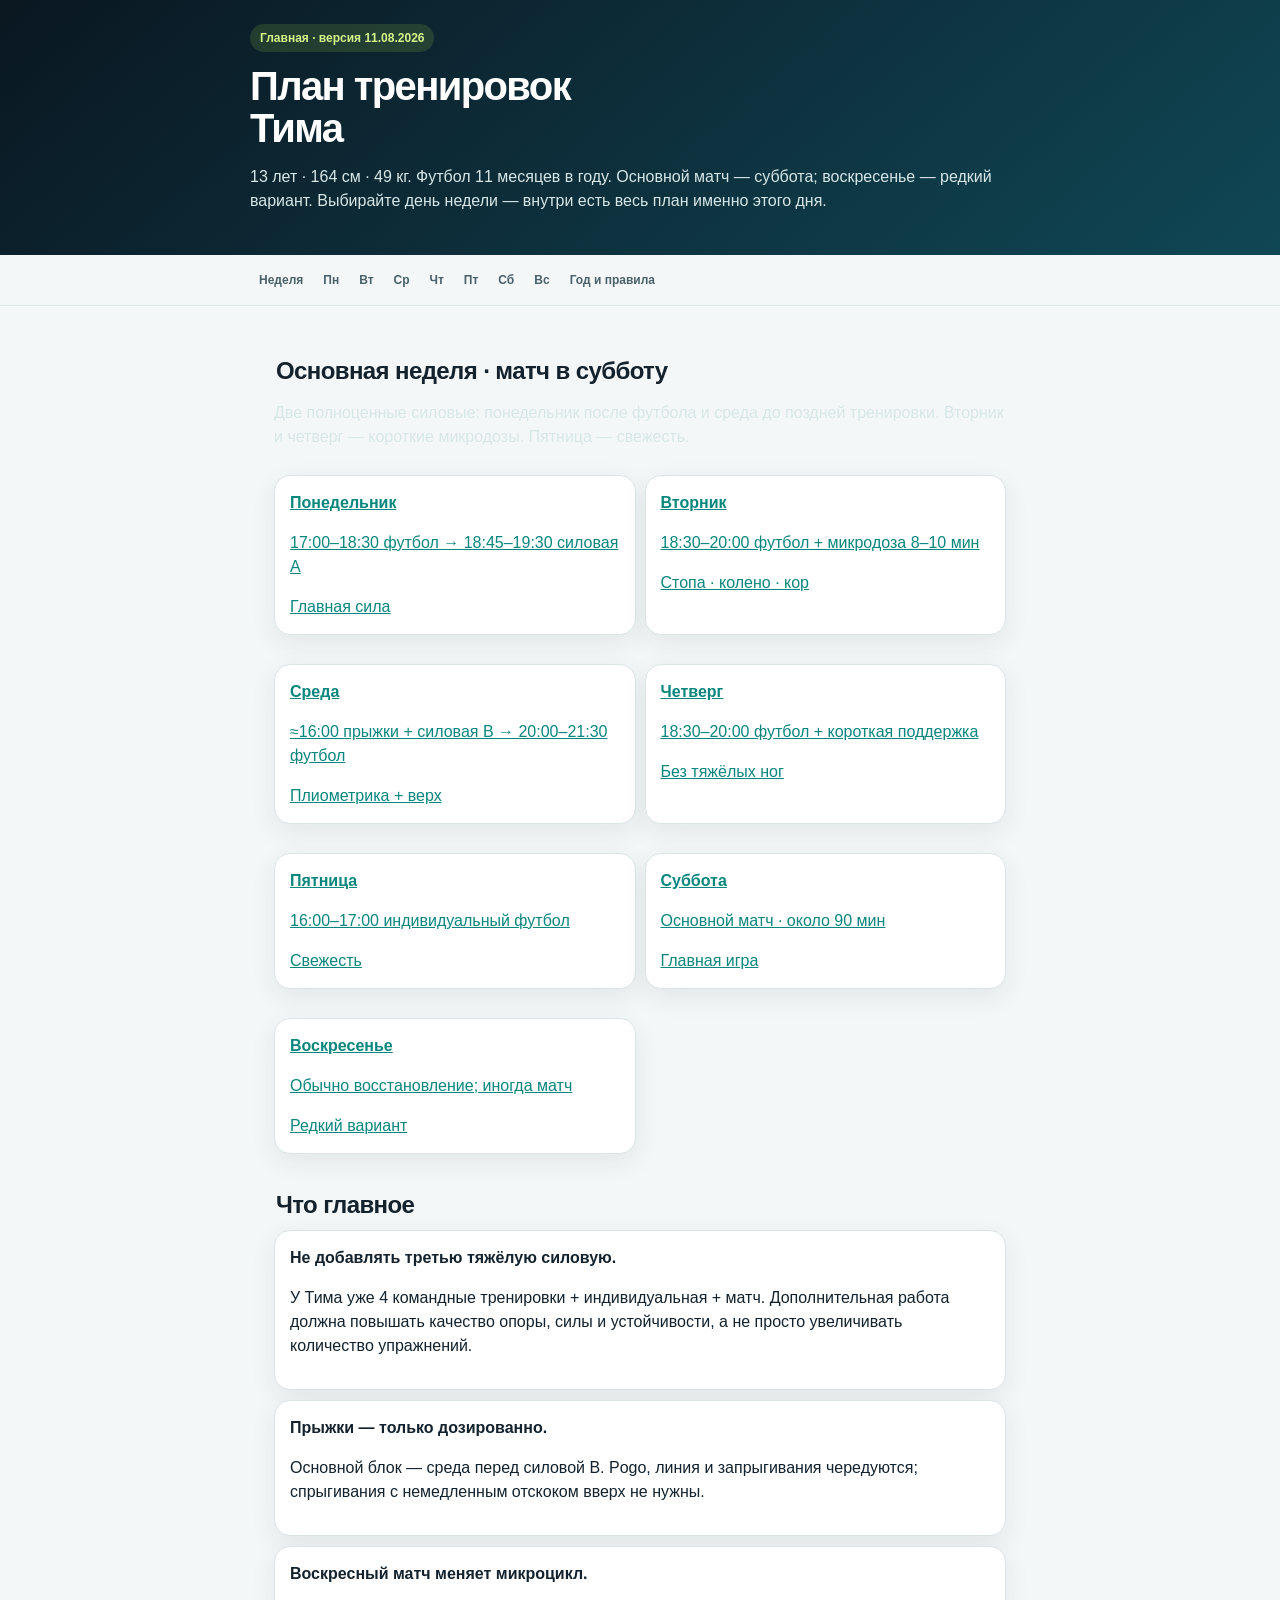
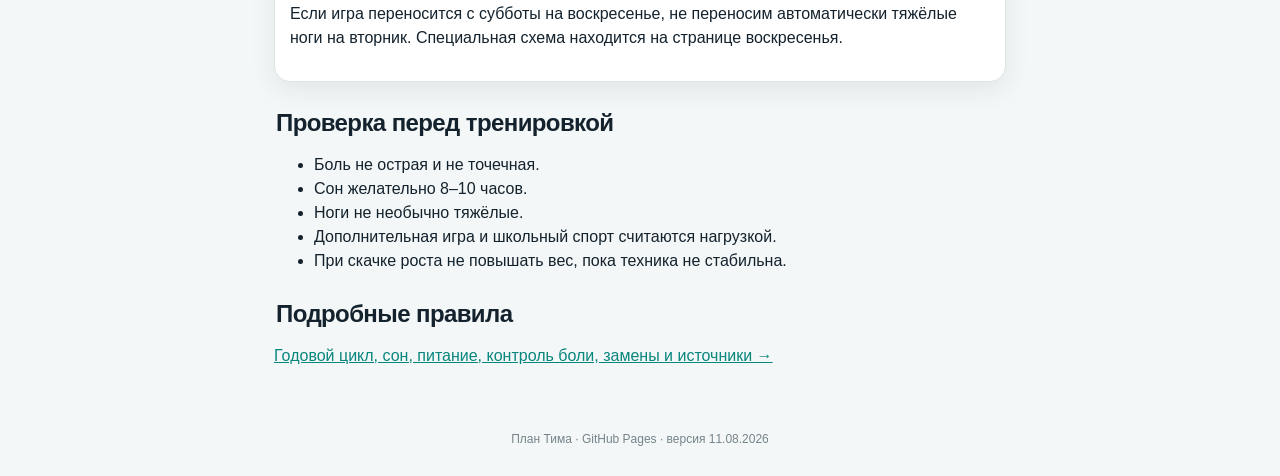
<file: index.html>
<!doctype html><html lang="ru"><head><meta charset="utf-8"><meta name="viewport" content="width=device-width,initial-scale=1,viewport-fit=cover"><meta name="theme-color" content="#0a1721"><title>План тренировок Тима</title><link rel="stylesheet" href="style.css"></head><body><header><div class="wrap"><div class="tag">Главная · версия 11.08.2026</div><h1>План тренировок<br>Тима</h1><p class="lead">13 лет · 164 см · 49 кг. Футбол 11 месяцев в году. Основной матч — суббота; воскресенье — редкий вариант. Выбирайте день недели — внутри есть весь план именно этого дня.</p></div></header><nav><div class="wrap"><a href="index.html">Неделя</a><a href="mon.html">Пн</a><a href="tue.html">Вт</a><a href="wed.html">Ср</a><a href="thu.html">Чт</a><a href="fri.html">Пт</a><a href="sat.html">Сб</a><a href="sun.html">Вс</a><a href="guide.html">Год и правила</a></div></nav><main class="wrap"><section><h2>Основная неделя · матч в субботу</h2><p class="muted">Две полноценные силовые: понедельник после футбола и среда до поздней тренировки. Вторник и четверг — короткие микродозы. Пятница — свежесть.</p><div class="week-grid" style="display:grid;grid-template-columns:1fr 1fr;gap:9px"><a class="card" href="mon.html"><b>Понедельник</b><p>17:00–18:30 футбол → 18:45–19:30 силовая A</p><span class="badge">Главная сила</span></a><a class="card" href="tue.html"><b>Вторник</b><p>18:30–20:00 футбол + микродоза 8–10 мин</p><span class="badge gray">Стопа · колено · кор</span></a><a class="card" href="wed.html"><b>Среда</b><p>≈16:00 прыжки + силовая B → 20:00–21:30 футбол</p><span class="badge">Плиометрика + верх</span></a><a class="card" href="thu.html"><b>Четверг</b><p>18:30–20:00 футбол + короткая поддержка</p><span class="badge gray">Без тяжёлых ног</span></a><a class="card" href="fri.html"><b>Пятница</b><p>16:00–17:00 индивидуальный футбол</p><span class="badge gray">Свежесть</span></a><a class="card" href="sat.html"><b>Суббота</b><p>Основной матч · около 90 мин</p><span class="badge yellow">Главная игра</span></a><a class="card" href="sun.html"><b>Воскресенье</b><p>Обычно восстановление; иногда матч</p><span class="badge gray">Редкий вариант</span></a></div></section><section><h2>Что главное</h2><div class="card"><b>Не добавлять третью тяжёлую силовую.</b><p>У Тима уже 4 командные тренировки + индивидуальная + матч. Дополнительная работа должна повышать качество опоры, силы и устойчивости, а не просто увеличивать количество упражнений.</p></div><div class="card"><b>Прыжки — только дозированно.</b><p>Основной блок — среда перед силовой B. Pogo, линия и запрыгивания чередуются; спрыгивания с немедленным отскоком вверх не нужны.</p></div><div class="card"><b>Воскресный матч меняет микрoцикл.</b><p>Если игра переносится с субботы на воскресенье, не переносим автоматически тяжёлые ноги на вторник. Специальная схема находится на странице воскресенья.</p></div></section><section><h2>Проверка перед тренировкой</h2><ul><li>Боль не острая и не точечная.</li><li>Сон желательно 8–10 часов.</li><li>Ноги не необычно тяжёлые.</li><li>Дополнительная игра и школьный спорт считаются нагрузкой.</li><li>При скачке роста не повышать вес, пока техника не стабильна.</li></ul></section><section><h2>Подробные правила</h2><p><a href="guide.html">Годовой цикл, сон, питание, контроль боли, замены и источники →</a></p></section></main><footer>План Тима · GitHub Pages · версия 11.08.2026</footer></body></html>
</file>
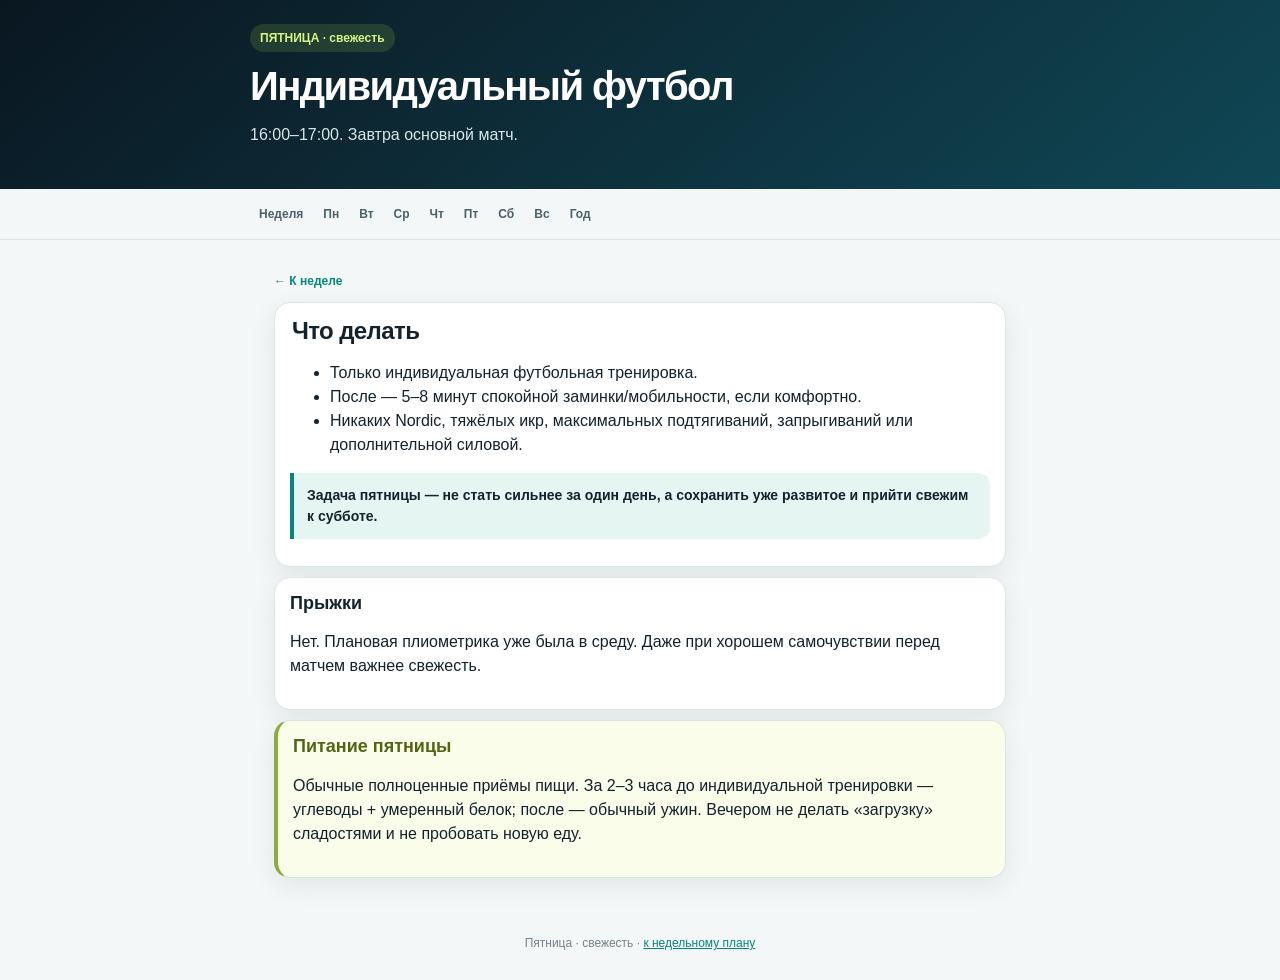
<file: fri.html>
<!doctype html><html lang="ru"><head><meta charset="utf-8"><meta name="viewport" content="width=device-width,initial-scale=1,viewport-fit=cover"><title>Пятница — Тим</title><link rel="stylesheet" href="style.css"></head><body><header><div class="wrap"><div class="tag">ПЯТНИЦА · свежесть</div><h1>Индивидуальный футбол</h1><p class="lead">16:00–17:00. Завтра основной матч.</p></div></header><nav><div class="wrap"><a href="index.html">Неделя</a><a href="mon.html">Пн</a><a href="tue.html">Вт</a><a href="wed.html">Ср</a><a href="thu.html">Чт</a><a href="fri.html">Пт</a><a href="sat.html">Сб</a><a href="sun.html">Вс</a><a href="guide.html">Год</a></div></nav><main class="wrap"><a class="back" href="index.html">← К неделе</a><div class="card"><h2 style="margin-top:0">Что делать</h2><ul><li>Только индивидуальная футбольная тренировка.</li><li>После — 5–8 минут спокойной заминки/мобильности, если комфортно.</li><li>Никаких Nordic, тяжёлых икр, максимальных подтягиваний, запрыгиваний или дополнительной силовой.</li></ul><div class="notice"><strong>Задача пятницы — не стать сильнее за один день, а сохранить уже развитое и прийти свежим к субботе.</strong></div></div><div class="card"><h3>Прыжки</h3><p>Нет. Плановая плиометрика уже была в среду. Даже при хорошем самочувствии перед матчем важнее свежесть.</p></div><div class="card food"><h3>Питание пятницы</h3><p>Обычные полноценные приёмы пищи. За 2–3 часа до индивидуальной тренировки — углеводы + умеренный белок; после — обычный ужин. Вечером не делать «загрузку» сладостями и не пробовать новую еду.</p></div></main><footer>Пятница · свежесть · <a href="index.html">к недельному плану</a></footer></body></html>
</file>
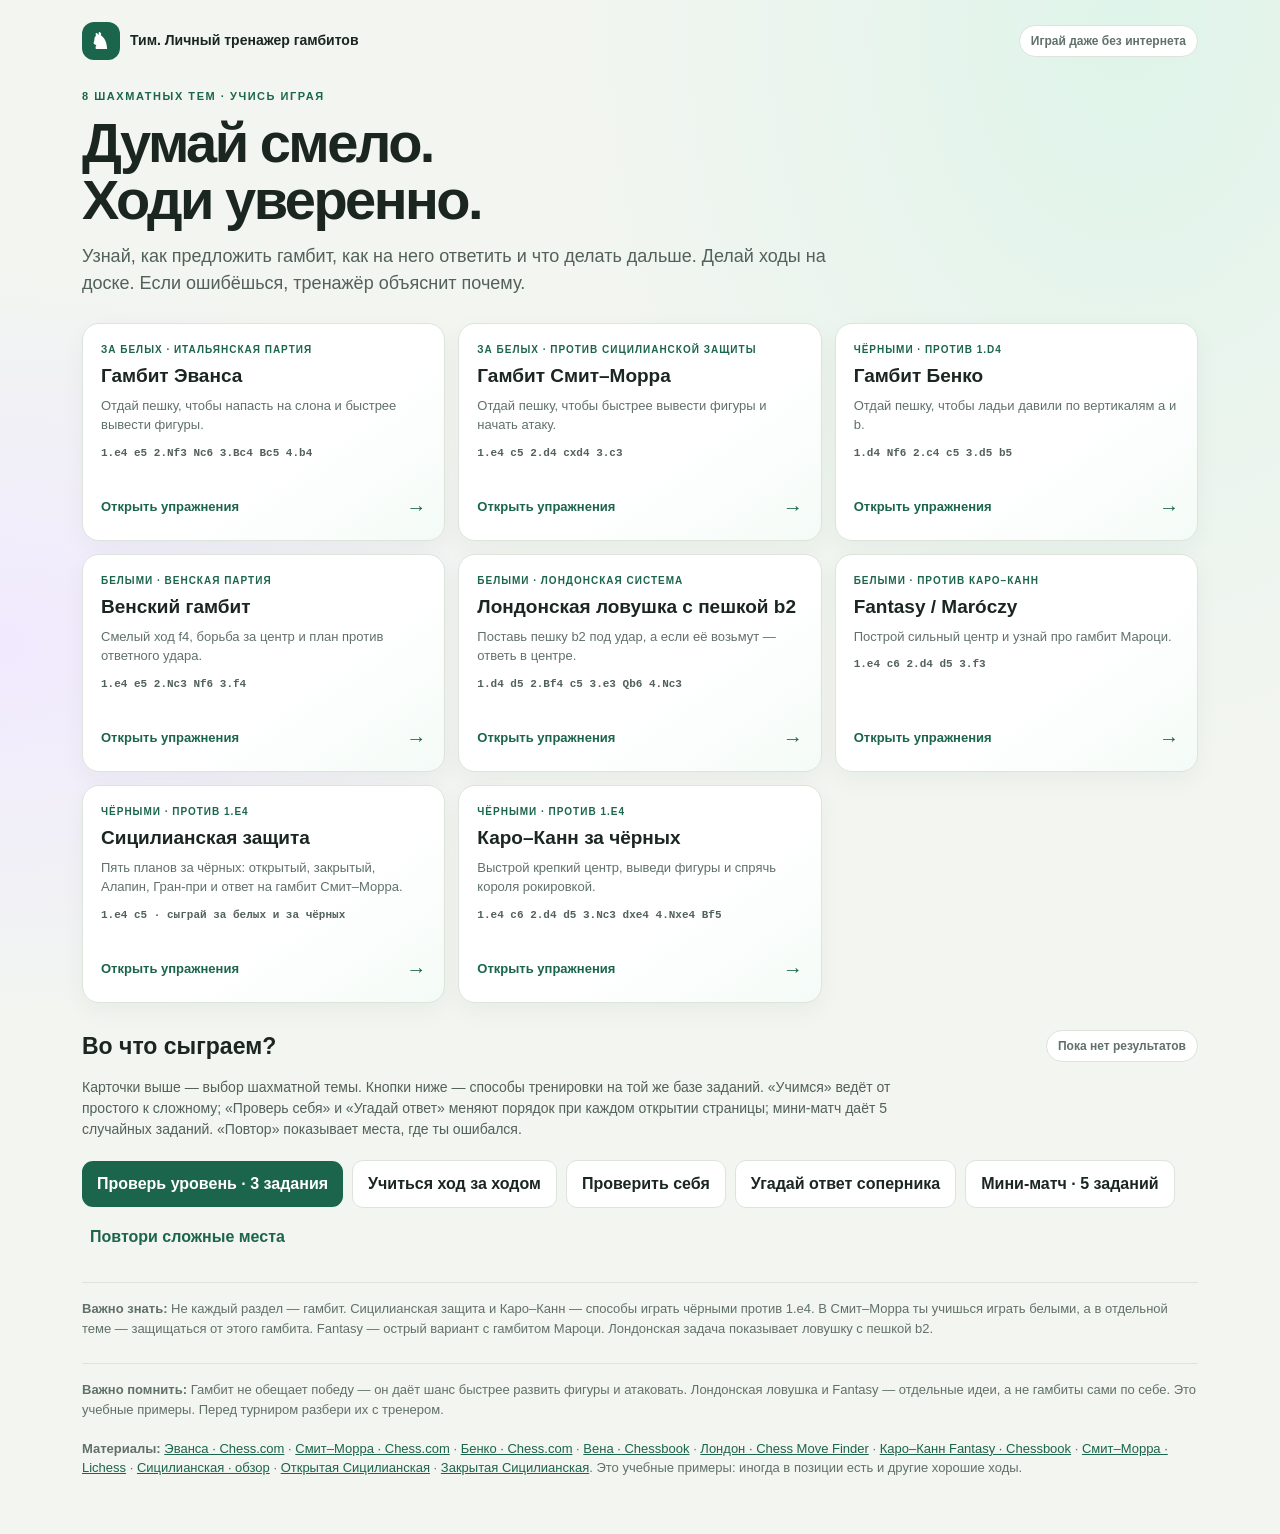
<file: gambits.html>
<!doctype html>
<html lang="ru"><head><meta charset="utf-8"><meta name="viewport" content="width=device-width,initial-scale=1"><meta name="theme-color" content="#173d32"><title>Тим. Личный тренажер гамбитов</title>
<style>
:root{--bg:#f2f5f0;--card:#fff;--ink:#1b2621;--muted:#61716a;--green:#1c654d;--green2:#134b39;--line:#dce4dc;--light:#eee6d5;--dark:#78927b;--red:#943d34;--blue:#427fcb;--gold:#f0b842;--violet:#7656c9}
*{box-sizing:border-box}body{margin:0;background:radial-gradient(ellipse at 88% 2%,#dff4ea 0,transparent 34%),radial-gradient(ellipse at 0 42%,#f1eaff 0,transparent 30%),var(--bg);color:var(--ink);font:16px/1.5 "Segoe UI",Arial,sans-serif}button,select{font:inherit}button{cursor:pointer}.wrap{max-width:1160px;margin:auto;padding:22px 22px 56px}header{display:flex;justify-content:space-between;align-items:center;margin-bottom:28px;gap:12px}.brand{display:flex;gap:10px;align-items:center;font-size:13px;letter-spacing:.12em;font-weight:800;text-transform:uppercase}.logo{width:38px;height:38px;background:var(--green);color:white;border-radius:12px;display:grid;place-items:center;font-size:22px}.badge{border:1px solid var(--line);background:#fff;border-radius:100px;padding:6px 11px;color:var(--muted);font-size:12px;font-weight:650}.hero{max-width:780px}.eyebrow{font-size:11px;letter-spacing:.14em;text-transform:uppercase;color:var(--green);font-weight:800}h1{font-size:clamp(34px,6vw,56px);line-height:1.03;letter-spacing:-.045em;margin:9px 0 14px}.hero p{font-size:18px;color:#52615a;margin:0}.cards{display:grid;grid-template-columns:repeat(3,1fr);gap:13px;margin:26px 0}.card,.panel{background:var(--card);border:1px solid var(--line);border-radius:17px;box-shadow:0 8px 24px rgba(23,47,36,.045)}.card{padding:18px}.card.selectable{appearance:none;text-align:left;color:var(--ink);font:inherit;width:100%;display:flex;flex-direction:column;align-items:stretch;min-height:218px;background:linear-gradient(145deg,#fff 58%,#f4fbf7);transition:transform .18s ease,box-shadow .18s ease,border-color .18s ease}.card.selectable:hover{transform:translateY(-3px);border-color:#87cbb1;box-shadow:0 14px 30px #174d3520}.card.selectable:focus-visible{outline:3px solid #75b99e;outline-offset:3px}.card-cta{margin-top:auto;padding-top:14px;display:flex;justify-content:space-between;align-items:center;color:var(--green);font-size:13px;font-weight:800}.card-cta span{font-size:20px}.card .tag{color:var(--green);text-transform:uppercase;letter-spacing:.1em;font-size:10px;font-weight:800}.card h2{font-size:19px;line-height:1.2;margin:8px 0}.card p{font-size:13px;color:var(--muted);margin:0 0 10px}.seq{font:600 11px/1.5 ui-monospace,Consolas,monospace;color:#52615a}.actions,.row{display:flex;align-items:center;flex-wrap:wrap;gap:9px}.actions{margin:20px 0}.btn{border:0;border-radius:11px;padding:11px 15px;background:var(--green);color:#fff;font-weight:750}.btn:hover{background:var(--green2)}.btn.active-mode{box-shadow:0 0 0 3px #95cbb2;background:#164a38}.btn.secondary{background:#fff;color:var(--ink);border:1px solid var(--line)}.btn.ghost{background:transparent;color:var(--green);padding:8px}.btn.small{font-size:13px;padding:8px 11px}.topline{display:flex;align-items:center;justify-content:space-between;gap:12px;margin:18px 0 10px}.topline h2{font-size:23px;margin:0}.trainer{display:none}.trainer.active{display:block}.toolbar{display:flex;gap:14px;align-items:center;flex-wrap:wrap;background:#fff;border:1px solid var(--line);border-radius:13px;padding:10px 12px;margin:12px 0}.toolbar label{font-size:13px;font-weight:700;color:var(--muted);display:flex;gap:7px;align-items:center}select{border:1px solid var(--line);border-radius:8px;padding:7px 28px 7px 9px;background:#fff}.workspace{display:grid;grid-template-columns:minmax(300px,550px) minmax(280px,1fr);gap:16px;align-items:start}.panel{padding:17px}.board-title{display:flex;justify-content:space-between;gap:10px;margin:0 0 10px}.board-title h3{margin:0;font-size:17px}.board-title small{display:block;color:var(--muted);margin-top:4px}#board{width:min(100%,520px);height:auto;aspect-ratio:1/1;display:grid;grid-template-columns:repeat(8,minmax(0,1fr));grid-template-rows:repeat(8,minmax(0,1fr));border:5px solid #293b33;border-radius:6px;overflow:hidden;margin:auto;user-select:none;touch-action:manipulation}.sq{border:0;border-radius:0;position:relative;padding:0;min-width:0;min-height:0;display:grid;place-items:center}.sq.light{background:var(--light)}.sq.dark{background:var(--dark)}.sq.sel{box-shadow:inset 0 0 0 4px #f1d85b}.sq.last-from{outline:3px solid #5b98e1;outline-offset:-3px}.sq.last-to{box-shadow:inset 0 0 0 4px #f0b842}.sq.last-from.last-to{box-shadow:inset 0 0 0 4px #7656c9}.sq.target:after{content:"";width:23%;height:23%;border-radius:50%;background:#134b3970;position:absolute}.sq.target.capture:after{width:78%;height:78%;background:transparent;border:5px solid #134b3970}.piece{font-family:"Segoe UI Symbol","DejaVu Sans",serif;font-size:clamp(27px,6vw,56px);line-height:1;z-index:1}.piece.w{color:#fff;text-shadow:-1px -1px 1px #26352d,1px -1px 1px #26352d,-1px 1px 1px #26352d,1px 1px 1px #26352d}.piece.b{color:#202823;text-shadow:0 1px 1px #fff7}.coord{position:absolute;top:1px;left:4px;font-size:9px;font-weight:800;z-index:2}.sq.light .coord{color:#78927b}.sq.dark .coord{color:#f8f2e6}.coord.file{top:auto;left:auto;right:4px;bottom:1px}.boardfoot{display:flex;justify-content:space-between;gap:10px;color:var(--muted);font-size:12px;margin-top:10px}.status{color:var(--green);font-weight:750}.progress{height:6px;background:#e6ebe4;border-radius:20px;margin:9px 0 0;overflow:hidden}.progress i{display:block;height:100%;background:var(--green);width:0}.side h3{font-size:21px;line-height:1.2;margin:6px 0 9px}.side p{color:#52615a;margin:9px 0}.prompt{background:#f1f6ed;border-left:4px solid var(--green);padding:12px;border-radius:0 9px 9px 0;font-weight:700}.hint,.feedback,.idea{padding:11px 13px;border-radius:10px;margin:11px 0;white-space:pre-line}.hint,.idea{background:#f6f7f3;border:1px solid var(--line);color:#4c5e54}.feedback{display:none}.feedback.good{display:block;background:#eaf5ec;color:#24543a;animation:feedback-in .22s ease}.feedback.bad{display:block;background:#fff0ed;color:#84382f;animation:feedback-in .22s ease}.feedback.neutral{display:block;background:#fff6df;color:#745214;animation:feedback-in .22s ease}.empty-state{margin:14px 0;padding:22px;border:1px solid #cce5d6;border-radius:16px;background:linear-gradient(120deg,#effaf3,#f3efff);color:#30483b;font-weight:700}.empty-state:before{content:"♟";display:block;color:#7656c9;font-size:28px;margin-bottom:4px}@keyframes feedback-in{from{opacity:.35;transform:translateY(4px)}to{opacity:1;transform:translateY(0)}}.linebox{display:none;border-top:1px solid var(--line);margin-top:12px;padding-top:12px}.linebox.active{display:block}.line-recap{display:none;margin:13px 0 2px;padding:14px 15px;border:1px solid #b9dec8;border-radius:13px;background:linear-gradient(120deg,#eaf8ee,#f3efff);box-shadow:0 5px 16px #164a3812}.line-recap.active{display:block;animation:feedback-in .22s ease}.line-recap h4{margin:0 0 7px;color:var(--green);font-size:16px}.line-recap p{margin:8px 0 0;color:#45594e;font-size:14px}.line-recap b{color:#255b45}.moves{font:600 12px/1.8 ui-monospace,Consolas,monospace;color:#394b41;margin:6px 0}.footnote{margin-top:25px;border-top:1px solid var(--line);padding-top:16px;color:var(--muted);font-size:13px}.footnote a{color:var(--green)}.modal{display:none;position:fixed;inset:0;background:#10221dbb;z-index:5;place-items:center;padding:16px}.modal.open{display:grid}.modalbox{max-width:500px;background:#fff;padding:24px;border-radius:18px;width:100%}.hidden{display:none!important}
@media(max-width:820px){.cards{grid-template-columns:repeat(2,1fr)}.workspace{grid-template-columns:1fr}.panel{max-width:560px;margin:auto;width:100%}}
@media(max-width:520px){.wrap{padding:15px 12px 38px}.cards{grid-template-columns:1fr}.hide-mobile{display:none}.hero p{font-size:16px}.panel{padding:13px}.piece{font-size:clamp(26px,10vw,48px)}.topline{align-items:flex-start;flex-direction:column}}
</style><style>
#board{width:min(100%,520px);height:auto!important;aspect-ratio:1/1;grid-template-columns:repeat(8,minmax(0,1fr));grid-template-rows:repeat(8,minmax(0,1fr))}
#board>.sq{min-width:0;min-height:0;aspect-ratio:1/1}
.opening-guide{margin:12px 0;padding:14px;border:1px solid #c9e2d3;border-radius:14px;background:linear-gradient(135deg,#edf9f1,#f5f0ff);box-shadow:0 6px 18px #1c654d12}
.guide-head{display:flex;align-items:center;gap:8px;margin-bottom:10px;color:#255b45;font-weight:800;font-size:13px;letter-spacing:.02em}
.guide-mark{display:grid;place-items:center;width:25px;height:25px;border-radius:8px;background:#d5f0df;color:#1c654d;font-size:15px}
.guide-grid{display:grid;grid-template-columns:1fr;gap:9px}
.guide-part{padding:10px 11px;border-radius:10px;background:#ffffffd9;border:1px solid #dfe9e2}
.guide-part b{display:block;margin-bottom:4px;color:#263a30;font-size:12px}
.guide-part p{margin:0;color:#4f6057;font-size:13px;line-height:1.5}
@media(min-width:1000px){.guide-grid{grid-template-columns:1fr 1fr}}

.glossary{margin:12px 0 0;border:1px dashed #c9d9cc;border-radius:11px;background:#fbfcfa}
.glossary summary{padding:10px 12px;color:#315b44;font-weight:750;cursor:pointer}
.glossary .glossary-words{padding:0 12px 12px;display:grid;gap:7px}
.glossary p{margin:0;color:#52615a;font-size:12px;line-height:1.45}
.glossary b{color:#1b3a2b}
</style><style>.task-intro{margin:14px 0;border:2px solid #c0dacc;background:linear-gradient(120deg,#f1fbf3,#f5f1ff)}.task-intro h3{margin:0 0 8px;font-size:21px}.task-intro p{margin:8px 0;font-size:14px}.task-intro #introGoal{font-weight:750;color:#205d44}.mode-explainer{color:#52615a;font-size:14px;max-width:850px}[hidden]{display:none!important}#replayCaption{color:#315b44;font-weight:700}</style></head>
<body><div class="wrap">
<header><div class="brand"><span class="logo">♞</span><span style="letter-spacing:0;text-transform:none;font-size:14px;line-height:1.25;max-width:250px">Тим. Личный тренажер гамбитов</span></div><span class="badge hide-mobile">Играй даже без интернета</span></header>
<main>
<section id="home">
<div class="hero"><div class="eyebrow">8 шахматных тем · учись играя</div><h1>Думай смело.<br>Ходи уверенно.</h1><p>Узнай, как предложить гамбит, как на него ответить и что делать дальше. Делай ходы на доске. Если ошибёшься, тренажёр объяснит почему.</p></div>
<div class="cards">
<button type="button" class="card selectable" data-open="evans" aria-label="Открыть тренажёр: Гамбит Эванса"><span class="tag">За белых · Итальянская партия</span><h2>Гамбит Эванса</h2><p>Отдай пешку, чтобы напасть на слона и быстрее вывести фигуры.</p><span class="seq">1.e4 e5 2.Nf3 Nc6 3.Bc4 Bc5 4.b4</span><span class="card-cta">Открыть упражнения <span aria-hidden="true">→</span></span></button>
<button type="button" class="card selectable" data-open="morra" aria-label="Открыть тренажёр: Гамбит Смит–Морра"><span class="tag">За белых · против Сицилианской защиты</span><h2>Гамбит Смит–Морра</h2><p>Отдай пешку, чтобы быстрее вывести фигуры и начать атаку.</p><span class="seq">1.e4 c5 2.d4 cxd4 3.c3</span><span class="card-cta">Открыть упражнения <span aria-hidden="true">→</span></span></button>
<button type="button" class="card selectable" data-open="benko" aria-label="Открыть тренажёр: Гамбит Бенко"><span class="tag">Чёрными · против 1.d4</span><h2>Гамбит Бенко</h2><p>Отдай пешку, чтобы ладьи давили по вертикалям a и b.</p><span class="seq">1.d4 Nf6 2.c4 c5 3.d5 b5</span><span class="card-cta">Открыть упражнения <span aria-hidden="true">→</span></span></button>
<button type="button" class="card selectable" data-open="vienna" aria-label="Открыть тренажёр: Венский гамбит"><span class="tag">Белыми · Венская партия</span><h2>Венский гамбит</h2><p>Смелый ход f4, борьба за центр и план против ответного удара.</p><span class="seq">1.e4 e5 2.Nc3 Nf6 3.f4</span><span class="card-cta">Открыть упражнения <span aria-hidden="true">→</span></span></button>
<button type="button" class="card selectable" data-open="london" aria-label="Открыть тренажёр: Лондонская ловушка с пешкой b2"><span class="tag">Белыми · Лондонская система</span><h2>Лондонская ловушка с пешкой b2</h2><p>Поставь пешку b2 под удар, а если её возьмут — ответь в центре.</p><span class="seq">1.d4 d5 2.Bf4 c5 3.e3 Qb6 4.Nc3</span><span class="card-cta">Открыть упражнения <span aria-hidden="true">→</span></span></button>
<button type="button" class="card selectable" data-open="caro" aria-label="Открыть тренажёр: Fantasy против Каро — Канн"><span class="tag">Белыми · против Каро–Канн</span><h2>Fantasy / Maróczy</h2><p>Построй сильный центр и узнай про гамбит Мароци.</p><span class="seq">1.e4 c6 2.d4 d5 3.f3</span><span class="card-cta">Открыть упражнения <span aria-hidden="true">→</span></span></button>
<button type="button" class="card selectable" data-open="sicilian" aria-label="Открыть тренажёр: Сицилианская защита за чёрных"><span class="tag">Чёрными · против 1.e4</span><h2>Сицилианская защита</h2><p>Пять планов за чёрных: открытый, закрытый, Алапин, Гран-при и ответ на гамбит Смит–Морра.</p><span class="seq">1.e4 c5 · сыграй за белых и за чёрных</span><span class="card-cta">Открыть упражнения <span aria-hidden="true">→</span></span></button>
<button type="button" class="card selectable" data-open="caroblack" aria-label="Открыть тренажёр: Каро — Канн за чёрных"><span class="tag">Чёрными · против 1.e4</span><h2>Каро–Канн за чёрных</h2><p>Выстрой крепкий центр, выведи фигуры и спрячь короля рокировкой.</p><span class="seq">1.e4 c6 2.d4 d5 3.Nc3 dxe4 4.Nxe4 Bf5</span><span class="card-cta">Открыть упражнения <span aria-hidden="true">→</span></span></button>
</div>
<div class="topline"><h2>Во что сыграем?</h2><span class="badge" id="stats">Пока нет результатов</span></div>
<p class="mode-explainer">Карточки выше — выбор шахматной темы. Кнопки ниже — способы тренировки на той же базе заданий. «Учимся» ведёт от простого к сложному; «Проверь себя» и «Угадай ответ» меняют порядок при каждом открытии страницы; мини-матч даёт 5 случайных заданий. «Повтор» показывает места, где ты ошибался.</p><div class="actions"><button class="btn" data-mode="diagnostic">Проверь уровень · 3 задания</button><button class="btn secondary" data-mode="study">Учиться ход за ходом</button><button class="btn secondary" data-mode="practice">Проверить себя</button><button class="btn secondary" data-mode="defense">Угадай ответ соперника</button><button class="btn secondary" data-mode="match">Мини-матч · 5 заданий</button><button class="btn ghost" data-mode="review">Повтори сложные места</button></div>
<p class="footnote"><b>Важно знать:</b> Не каждый раздел — гамбит. Сицилианская защита и Каро–Канн — способы играть чёрными против 1.e4. В Смит–Морра ты учишься играть белыми, а в отдельной теме — защищаться от этого гамбита. Fantasy — острый вариант с гамбитом Мароци. Лондонская задача показывает ловушку с пешкой b2.</p>
</section>
<section id="trainer" class="trainer">
<div class="topline"><div><div class="eyebrow" id="modeLabel">Тренировка</div><h2 id="counter">Задание</h2></div><div class="row"><span class="badge" id="sessionStats">0 правильных ходов</span><button class="btn secondary small" id="homeBtn">Назад к режимам</button></div></div>
<div class="toolbar"><label>За кого играем <select id="side"><option value="all">За обе стороны</option><option value="w">Белые</option><option value="b">Чёрные</option></select></label><label>Дебют <select id="opening"><option value="all">Все</option><option value="evans">Эванса</option><option value="morra">Смит–Морра</option><option value="benko">Бенко</option><option value="vienna">Вены</option><option value="london">Лондон</option><option value="caro">Каро–Канн</option><option value="sicilian">Сицилианская защита</option><option value="caroblack">Каро–Канн за чёрных</option></select></label><span class="badge" id="clock">Без таймера</span></div>
<section class="panel task-intro" id="taskIntro" aria-label="Разберёмся в позиции">
<h3>Тим, что здесь происходит?</h3><p>Это кусочек учебной партии. Первые ходы уже сделаны, чтобы сразу потренировать нужную идею. Тебе не нужно угадывать, как фигуры сюда попали: начало можно посмотреть на доске.</p>
<p id="introStory"></p><p id="introGoal"></p><p id="introHow">Нажми на свою фигуру, затем на клетку, куда хочешь пойти. Соперник ответит сам. Твоя задача — пройти учебную линию и понять её план. Другой допустимый ход не всегда плох: здесь мы изучаем конкретный вариант.</p>
<div class="row"><button type="button" class="btn secondary small" id="replayStart">Как мы пришли к этой позиции?</button><span id="replayControls" hidden><button type="button" class="btn secondary small" id="replayPrev">← Предыдущий ход</button> <button type="button" class="btn secondary small" id="replayNext">Следующий ход →</button> <button type="button" class="btn small" id="replayDone">Понятно, решать задание</button></span></div><p id="replayCaption" aria-live="polite"></p></section>
<div class="empty-state hidden" id="emptyState" aria-live="polite"></div><div class="workspace" id="workspace"><section class="panel" id="boardPanel"><div class="board-title"><div><h3 id="posTitle"></h3><small id="turn"></small></div><span class="badge" id="gambit"></span></div><div id="board" role="grid" aria-label="Шахматная доска"></div><div class="boardfoot"><span id="posCount"></span><span class="status" id="status">Твой ход!</span></div><div class="progress"><i id="bar"></i></div></section>
<section class="panel side"><div class="eyebrow" id="label">Тренировочный ход</div><h3 id="title"></h3><div id="prompt" class="prompt"></div><div id="idea" class="idea"></div><section class="opening-guide" id="openingGuide" aria-live="polite"><div class="guide-head"><span class="guide-mark" aria-hidden="true">✦</span><span id="guideLabel"></span></div><div class="guide-grid"><div class="guide-part"><b>Зачем нужен этот ход?</b><p id="guideWhy"></p></div><div class="guide-part"><b>Что часто играют дальше?</b><p id="guidePlan"></p></div></div></section><details class="glossary"><summary>Шахматный словарик</summary><div class="glossary-words">
<p><b>Дебют</b> — начало шахматной партии.</p>
<p><b>Гамбит</b> — ты отдаёшь пешку, чтобы быстрее вывести фигуры или начать атаку.</p>
<p><b>Темп</b> — полезное время. Если соперник защищается от твоей угрозы, ты успеваешь сделать ещё один хороший ход.</p>
<p><b>Центр</b> — четыре клетки посередине доски: d4, e4, d5 и e5.</p>
<p><b>Развитие</b> — вывод фигур с начальных клеток, чтобы они помогали в игре.</p>
<p><b>Рокировка</b> — особый ход: король прячется за пешками, а ладья выходит ближе к центру.</p>
<p><b>Размен</b> — обмен пешками или фигурами.</p>
<p><b>Диагональ</b> — клетки наискосок. Слон ходит по диагоналям.</p>
<p><b>Фланг</b> — край доски, где стоят пешки a и h.</p>
<p><b>Инициатива</b> — ты задаёшь угрозы, а соперник вынужден отвечать.</p>
<p><b>Вилка</b> — ход, после которого одна фигура нападает сразу на две фигуры соперника.</p>
<p><b>Открытая вертикаль</b> — ряд клеток без пешек. По нему ладья может пройти далеко.</p>
<p><b>Фианкетто</b> — план: сначала сыграть ...g6 или ...b6, потом поставить слона на g7 или b7.</p>
</div></details><div id="hint" class="hint hidden"></div><div id="feedback" class="feedback" aria-live="polite"></div><div class="actions"><button id="hintBtn" class="btn secondary small">Подсказка</button><button id="showBtn" class="btn secondary small">Показать правильный ход</button><button id="nextBtn" class="btn small hidden">Дальше</button></div>
<div id="lineBox" class="linebox"><b>Что сыграть дальше?</b><div id="moves" class="moves"></div><div class="row" style="justify-content:space-between"><button id="prevLine" class="btn ghost small">На шаг назад</button><span class="badge" id="lineStep"></span><button id="nextLine" class="btn ghost small">Следующий ход</button></div><div id="lineRecap" class="line-recap" aria-live="polite"><h4>✨ Линия пройдена!</h4><p><b>Почему этот план хорош:</b> <span id="recapWhy"></span></p><p><b>Что делать дальше:</b> <span id="recapNext"></span></p></div></div><div class="footnote" id="meta"></div></section></div>
</section>
<div class="footnote"><b>Важно помнить:</b> Гамбит не обещает победу — он даёт шанс быстрее развить фигуры и атаковать. Лондонская ловушка и Fantasy — отдельные идеи, а не гамбиты сами по себе. Это учебные примеры. Перед турниром разбери их с тренером.<br><br><b>Материалы:</b>
<a href="https://www.chess.com/openings/Giuoco-Piano-Game-Evans-Gambit" target="_blank" rel="noopener">Эванса · Chess.com</a> · <a href="https://www.chess.com/openings/Sicilian-Defense-Smith-Morra-Gambit" target="_blank" rel="noopener">Смит–Морра · Chess.com</a> · <a href="https://www.chess.com/openings/Benko-Gambit" target="_blank" rel="noopener">Бенко · Chess.com</a> · <a href="https://chessbook.com/openings/vienna-gambit" target="_blank" rel="noopener">Вена · Chessbook</a> · <a href="https://chessmovefinder.com/openings/london-system" target="_blank" rel="noopener">Лондон · Chess Move Finder</a> · <a href="https://chessbook.com/openings/caro-kann-fantasy" target="_blank" rel="noopener">Каро–Канн Fantasy · Chessbook</a> · <a href="https://lichess.org/study/ccnOaWVC" target="_blank" rel="noopener">Смит–Морра · Lichess</a> · <a href="https://www.chess.com/openings/Sicilian-Defense" target="_blank" rel="noopener">Сицилианская · обзор</a> · <a href="https://www.chess.com/openings/Sicilian-Defense-Open-Variation" target="_blank" rel="noopener">Открытая Сицилианская</a> · <a href="https://www.chess.com/openings/Closed-Sicilian-Defense" target="_blank" rel="noopener">Закрытая Сицилианская</a>. Это учебные примеры: иногда в позиции есть и другие хорошие ходы.</div>
</main></div>
<div id="modal" class="modal"><div class="modalbox"><div class="eyebrow">Как прошла проверка</div><h2 id="modalTitle"></h2><p id="modalText"></p><div class="actions"><button class="btn" id="modalContinue">Начать тренировку</button><button class="btn secondary" id="modalClose">Закрыть</button></div></div></div>
<script>
"use strict";
const FEN="rnbqkbnr/pppppppp/8/8/8/8/PPPPPPPP/RNBQKBNR w KQkq - 0 1";
const T=[
["e1","evans","w","e2e4 e7e5 g1f3 b8c6 f1c4 f8c5 b2b4 c5b4","c2c3","b4a5 d2d4 e5d4 e1g1","Прогони слона","Белые отдали пешку b4. Как использовать лишний ход?","Напади на слона и приготовь ход d4.","Ход c3 нападает на слона и готовит d4. Пока слон уходит, белые занимают центр.","core",1],
["e2","evans","w","e2e4 e7e5 g1f3 b8c6 f1c4 f8c5 b2b4 c5b4 c2c3 b4a5","d2d4","e5d4 e1g1","Занять центр","Слон ушёл на a5. Как теперь занять центр?","Пешка с d2 может пойти на d4 и занять центр.","Ход d4 помогает белым занять центр. После размена пешек спрячь короля рокировкой.","core",1],
["e3","evans","w","e2e4 e7e5 g1f3 b8c6 f1c4 f8c5 b2b4 c5b4 c2c3 b4a5 d2d4 e5d4","e1g1","d4c3 d1b3","Спрячь короля и выведи ладью","Появились открытые клетки в центре. Спрячь короля рокировкой и выведи ладью.","Короткая рокировка прячет короля и выводит ладью в игру.","core",2],
["e4","evans","w","e2e4 e7e5 g1f3 b8c6 f1c4 f8c5 b2b4 c5b4 c2c3 b4a5 d2d4 e5d4 e1g1 d4c3","d1b3","","Накажи за жадность","Чёрные взяли пешку c3. Найди, чем белые могут напасть в ответ.","Ферзь на b3 может угрожать пешкам f7 и b7.","Qb3 нападает на пешки f7 и b7. Перед этим проверь, как чёрные могут ответить.","core",3],
["e5","evans","b","e2e4 e7e5 g1f3 b8c6 f1c4 f8c5 b2b4","c5b4","c2c3 b4a5","Взять предложенную пешку","Белые предлагают пешку b4. Может ли слон взять её?","Слон на c5 может пойти на b4 и забрать пешку.","Чаще чёрные берут пешку ходом 4...Bxb4. Можно и отказаться — отвести слона на b6.","defense",1],
["e6","evans","b","e2e4 e7e5 g1f3 b8c6 f1c4 f8c5 b2b4","c5b6","e1g1","Не брать пешку","Чёрные не берут пешку. Отведи слона в безопасное место.","Слон уходит на b6.","После 4...Bb6 чёрные отказались от пешки. Теперь выводи фигуры.","defense",2],
["m1","morra","w","e2e4 c7c5 d2d4 c5d4 c2c3 d4c3","b1c3","b8c6 g1f3","Забрать пешку конём","Чёрные взяли пешку c3. Как вернуть её конём?","Конь с b1 может забрать пешку на c3.","Nxc3 возвращает пешку и выводит коня.","core",1],
["m2","morra","w","e2e4 c7c5 d2d4 c5d4 c2c3 d4c3 b1c3 b8c6","g1f3","d7d6 f1c4","Вывести коня","Выведи коня и помоги занять центр.","Конь с g1 может пойти на f3.","Nf3 выводит коня и готовит рокировку.","core",1],
["m3","morra","w","e2e4 c7c5 d2d4 c5d4 c2c3 d4c3 b1c3 b8c6 g1f3 d7d6","f1c4","e7e6 e1g1","Напади на пешку f7","Поставь слона на c4 — он будет смотреть на короля.","С c4 слон нападает на пешку f7.","Bc4 ставит слона на хорошее место. Теперь готовь рокировку.","core",2],
["m4","morra","w","e2e4 c7c5 d2d4 c5d4 c2c3 d4c3 b1c3 b8c6 g1f3 d7d6 f1c4 e7e6","e1g1","g8f6 d1e2","Рокировка","В центре могут начаться размены. Спрячь короля рокировкой.","Рокировка прячет короля и выводит ладью.","core",2],
["m5","morra","w","e2e4 c7c5 d2d4 c5d4 c2c3 d4c3 b1c3 b8c6 g1f3 d7d6 f1c4 e7e6 e1g1 g8f6","d1e2","f8e7 f1d1","Подготовь ладью","Подготовь ладью встать на d1 и напасть на пешку d6.","Сначала отведи ферзя с d1 — тогда туда сможет встать ладья.","Qe2 освобождает d1 для ладьи. Ладья сможет напасть на пешку d6.","core",3],
["m6","morra","w","e2e4 c7c5 d2d4 c5d4 c2c3 d4c3 b1c3 b8c6 g1f3 d7d6 f1c4 e7e6 e1g1 g8f6 d1e2 f8e7","f1d1","e8g8","Поставить ладью на d1","Какая ладья должна попасть на d1?","После рокировки ладья стоит на f1. Путь до d1 свободен.","Rd1 ставит ладью напротив пешки d6 и нападает на неё.","core",3],
["m7","morra","w","e2e4 c7c5 d2d4 c5d4 c2c3 d4d3","g1f3","b8c6","Чёрные не взяли пешку","Чёрные продвинули пешку на d3. Как развиваться?","Не бросайся сразу возвращать пешку. Сначала выведи фигуры.","Если соперник не взял пешку, спокойно продолжай развивать фигуры.","core",2],
["m8","morra","b","e2e4 c7c5 d2d4 c5d4 c2c3","d4c3","b1c3","Принять Смит–Морра","Белые предлагают пешку c3. Как её забрать?","Пешка d4 может взять пешку на c3.","Ход 3...dxc3 принимает гамбит. Белые быстрее выведут фигуры, так что чёрным тоже надо развиваться.","defense",1],
["b1","benko","b","d2d4 g8f6 c2c4 c7c5 d4d5","b7b5","c4b5 a7a6","Начать гамбит Бенко","Отдай пешку b5, чтобы ладьи могли давить на пешки соперника.","Продвинь пешку b7 на b5.","Ход ...b5 отдаёт пешку, зато открывает дороги a и b для ладей.","core",1],
["b2","benko","w","d2d4 g8f6 c2c4 c7c5 d4d5 b7b5","c4b5","a7a6 b5a6 c8a6","Взять пешку в гамбитe Бенко","Как белые могут забрать пешку b5?","Пешка с c4 может взять на b5.","Ход 4.cxb5 принимает гамбит. После ...a6 белые решают: взять ещё пешку или развить фигуры.","defense",1],
["b3","benko","b","d2d4 g8f6 c2c4 c7c5 d4d5 b7b5 c4b5","a7a6","b5a6 c8a6","Открыть дорогу ладье по вертикали a","Белые забрали пешку b5. Как открыть дорогу ладье?","Продвинь пешку с a7 на a6.","Ход ...a6 открывает дорогу ладье. Если белые возьмут эту пешку, забери её слоном.","core",2],
["b4","benko","b","d2d4 g8f6 c2c4 c7c5 d4d5 b7b5 c4b5 a7a6 b5a6","c8a6","b1c3 d7d6","Вернуть пешку слоном","Белые взяли и пешку a6. Как забрать пешку обратно?","Слон с c8 может пойти через b7 и взять пешку на a6.","...Bxa6 возвращает пешку и активизирует слона.","core",2],
["b5","benko","b","d2d4 g8f6 c2c4 c7c5 d4d5 b7b5 c4b5 a7a6 b5a6 c8a6 b1c3","d7d6","g1f3 g7g6","Укрепить центр","Закрепи центр и приготовь фианкетто.","Поставь пешку d7 на d6.","После ...d6 готовь ход ...g6 и ставь слона на g7.","core",2],
["b6","benko","b","d2d4 g8f6 c2c4 c7c5 d4d5 b7b5 c4b5 a7a6 b5a6 c8a6 b1c3 d7d6 g1f3","g7g6","g2g3 f8g7","Вывести слона на g7","Как поставить слона на g7, чтобы он смотрел через доску?","Сначала передвинь пешку с g7 на g6.","После ...g6 поставь слона на g7. Оттуда он будет смотреть на центр.","core",2],
["b7","benko","b","d2d4 g8f6 c2c4 c7c5 d4d5 b7b5 c4b5 a7a6 b5a6 c8a6 b1c3 d7d6 g1f3 g7g6 g2g3","f8g7","f1g2 e8g8","Слон смотрит на центр","Поставь слона на g7.","Слон с f8 может пойти на g7.","План простой: пешка на g6, потом слон на g7. Так он будет смотреть на центр издалека.","core",3],
["b8","benko","b","d2d4 g8f6 c2c4 c7c5 d4d5 b7b5 c4b5 a7a6 b5a6 c8a6 b1c3 d7d6 g1f3 g7g6 g2g3 f8g7 f1g2","e8g8","e1g1","Рокировать","Слон занял g7. Заверши развитие.","Конь f6 и слон g7 уже освободили путь.","После рокировки поставь ладьи на вертикали a и b. Так они будут нападать на пешки соперника.","core",3],
["v1","vienna","w","e2e4 e7e5 b1c3 g8f6","f2f4","d7d5 f4e5","Начать гамбит Вены","Как отдать пешку и начать атаку?","Поставь пешку f2 на f4.","Ход 3.f4 предлагает пешку. Если чёрные её возьмут, сыграй e5 и напади на коня f6.","core",1],
["v2","vienna","w","e2e4 e7e5 b1c3 g8f6 f2f4 d7d5","f4e5","f6e4 d1f3","Что делать после ...d5?","Чёрные напали на центр. Как ответить?","Пешка f4 может забрать пешку на e5.","После fxe5 чёрные часто отвечают ...Nxe4. Не спеши: проверь угрозы и выведи фигуры.","core",2],
["v3","vienna","w","e2e4 e7e5 b1c3 g8f6 f2f4 d7d5 f4e5 f6e4","d1f3","","Угроза коню и f7","Чёрный конь взял пешку e4. Каким ходом можно напасть и на коня, и на пешку f7?","Ферзь с d1 может выйти на f3.","Qf3 нападает на коня и пешку f7. Но сначала проверь, не может ли конь уйти.","core",3],
["v4","vienna","w","e2e4 e7e5 b1c3 g8f6 f2f4 e5f4","e4e5","f6g8 g1f3","Прогони коня ходом e5","Чёрные приняли пешку. Как выиграть темп на коне f6?","Передвинь пешку с e4 на e5 и напади на коня.","После принятия гамбита e5 — типичный способ получить темп; затем развивай фигуры.","core",2],
["v5","vienna","b","e2e4 e7e5 b1c3 g8f6 f2f4","d7d5","f4e5 f6e4 d1f3","Ответный удар чёрных","Найди сильный ответ на ход f4.","Атакуй пешки в центре, пока белые не успели их поддержать.","После ...d5 началась борьба за центр. Считай ходы внимательно.","defense",2],
["l1","london","w","d2d4 d7d5 c1f4 c7c5 e2e3 d8b6","b1c3","b6b2 c3d5","Ловушка с пешкой b2","Чёрный ферзь напал на пешку b2. Развей коня: если чёрные возьмут пешку, у тебя будет ответный удар.","Поставь коня на c3.","В Лондонской системе белые иногда оставляют пешку b2 под боем. Если чёрные берут её, сыграй Nxd5 и угрожай шахом с вилкой.","core",3],
["l2","london","w","d2d4 d7d5 c1f4 c7c5 e2e3 d8b6 b1c3 b6b2","c3d5","","Ответный удар в центре","Чёрные забрали пешку b2. Найди сильный ход в центре.","Конь с c3 может забрать пешку на d5.","После Nxd5 ты грозишь шахом на c7 и нападением на ладью. Сначала проверь, как чёрные могут защититься.","core",3],
["l3","london","w","d2d4 d7d5 c1f4 g8f6 e2e3 e7e6 g1f3 c7c5 c2c3 b8c6 b1d2 f8d6","f4g3","","Обычная Лондонская система","Чёрные хотят разменять твоего слона. Как отвести его в безопасное место?","Отведи слона на g3.","В обычном Лондоне спокойно выводи фигуры. Перед разменом подумай, станет ли твоя позиция лучше.","core",2],
["c1","caro","w","e2e4 c7c6 d2d4 d7d5","f2f3","d5e4 f3e4 g8f6","Fantasy против Каро–Канн","Как поддержать центр и выбрать активный вариант?","Поддержи пешку e4 ходом f3.","Fantasy — острый вариант против Каро–Канн. Сам по себе это не гамбит.","core",2],
["c2","caro","w","e2e4 c7c6 d2d4 d7d5 f2f3 d5e4","f3e4","g8f6 e4e5","Вернуть пешку","Чёрные забрали пешку e4. Как белым вернуть её и сохранить центр?","Пешка f3 может взять на e4.","После fxe4 у белых две пешки в центре, но король стал менее защищён.","core",2],
["c3","caro","w","e2e4 c7c6 d2d4 d7d5 f2f3 d5e4 f3e4 g8f6","e4e5","f6d5 c2c4","Сохранить центр","Чёрный конь напал на e4. Как сохранить пространство?","Передвинь пешку e4 на e5 и напади на коня.","После e5 конь должен уйти. Затем ход c4 может напасть на него ещё раз.","core",2],
["c4","caro","w","e2e4 c7c6 d2d4 d7d5 f2f3 d5e4 f3e4 g8f6 e4e5 f6d5","c2c4","d5b6 g1f3","Прогони коня","Как прогнать коня с d5 и занять больше места в центре?","Поставь пешку c2 на c4.","Когда конь уйдёт, выведи фигуры и спрячь короля.","core",3],
["c5","caro","w","e2e4 c7c6 d2d4 d7d5 f2f3 d5e4 f3e4 e7e5 g1f3 e5d4","f1c4","","Гамбит Мароци: пешка за атаку","Чёрные забрали пешку d4. Как вывести слона и напасть на f7?","Поставь слона с f1 на c4 — он будет смотреть на f7.","В гамбитной линии Мароци белые отдают пешку d4, чтобы быстрее вывести слона. Сначала развивай фигуры — пешку можно вернуть позже.","core",3],
["c6","caro","b","e2e4 c7c6 d2d4 d7d5 f2f3","d5e4","f3e4","Как чёрным ответить на Fantasy?","Как забрать пешку e4 и поспорить за центр?","Передвинь чёрную пешку с d5 на e4, чтобы забрать белую пешку.","Чёрные передвигают пешку с d5 на e4 и забирают пешку. Белые могут вернуть её, но получат больше места для фигур.","defense",2]
];
T.push(["s_open","sicilian","b","e2e4","c7c5","","Сицилианская защита · открытый центр","Белые начинают 1.e4. Выбери сицилианский ответ.","Ход ...c5 атакует центр сбоку и делает игру острее.","defense",2]);
T[T.length-1].seq=[
{u:"c7c5",q:"На 1.e4 выбери сицилианский ответ.",hint:"Пешка c7 атакует поле d4.",why:"После ...c5 пешка c может взять на d4. Если она уйдёт с линии c, ладья сможет по ней двигаться."},
{u:"g1f3",auto:true},
{u:"d7d6",q:"Белые развили коня. Подготовь открытый центр и развитие фигур.",hint:"Следи за клеткой e5 и готовь ход конём ...Nf6.",why:"Ход ...d6 укрепляет пешки и готовит развитие коня."},
{u:"d2d4",auto:true},
{u:"c5d4",q:"Белая пешка пришла на d4. Как забрать её?",hint:"Пешкой c5 забери пешку на d4.",why:"После ...cxd4 пешка белых уходит, а ладья чёрных получает свободную дорогу по линии c."},
{u:"f3d4",auto:true},
{u:"g8f6",q:"Выведи коня на f6 и напади на пешку e4.",hint:"Поставь коня на f6.",why:"...Nf6 развивает фигуру и сразу атакует e4."},
{u:"b1c3",auto:true},
{u:"b8c6",q:"Напади на пешки в центре и выведи остальные фигуры.",hint:"Второй конь естественно выходит на c6.",why:"...Nc6 развивает фигуру и усиливает контроль над d4 и e5."},
{u:"f1e2",auto:true},
{u:"e7e6",q:"Белые готовят рокировку. Открой дорогу слону f8 и закрепи центр.",hint:"Продвинь пешку e7 на одно поле.",why:"...e6 освобождает поле e7 для слона и поддерживает контроль над d5."},
{u:"e1g1",auto:true},
{u:"f8e7",q:"Белые рокировали. Развей слона и приготовь короля к безопасности.",hint:"Слон f8 может выйти на e7 после хода ...e6.",why:"...Be7 завершает развитие слона перед короткой рокировкой."},
{u:"c1e3",auto:true},
{u:"e8g8",q:"Заверши развитие короля короткой рокировкой.",hint:"Путь короля свободен: f8 и g8 пусты.",why:"Рокировка уводит короля из центра и подключает ладью."}
];
T.push(["s_alapin","sicilian","b","e2e4","c7c5","","Сицилианская защита · план против 2.c3","Белые выбирают 2.c3. Найди центральный ответ.","Против плана d2-d4 важно сразу оспорить центр ходом ...d5.","defense",2]);
T[T.length-1].seq=[
{u:"c7c5",q:"Начни Сицилианскую защиту ходом против 1.e4.",hint:"Атакуй центр пешкой c.",why:"...c5 спорит за центр и делает партию острой."},
{u:"c2c3",auto:true},
{u:"d7d5",q:"Белые готовят ход d4. Как помешать им занять центр?",hint:"Продвинь пешку d7 на d5.",why:"...d5 нападает на центр, пока белые не успели поставить туда две пешки."},
{u:"e4d5",auto:true},
{u:"d8d5",q:"Белые взяли пешку d5. Как забрать пешку обратно?",hint:"Ферзь может забрать пешку на d5.",why:"...Qxd5 возвращает пешку и нападает на центр."},
{u:"d2d4",auto:true},
{u:"g8f6",q:"Белые заняли центр. Выведи коня и напади на пешку e4.",hint:"Выведи коня g8 на f6.",why:"...Nf6 развивает коня с темпом против пешки e4."},
{u:"g1f3",auto:true},
{u:"e7e6",q:"Белые развили коня. Открой слона и укрепи контроль над центром.",hint:"Пешка e7 может поддержать d5 ходом d6.",why:"...e6 укрепляет клетки в центре и освобождает диагональ слона f8."},
{u:"f1e2",auto:true},
{u:"f8e7",q:"Белые выводят слона. Развей своего слона и подготовь рокировку.",hint:"Поле e7 освободилось после ...e6.",why:"...Be7 завершает развитие и подготавливает короткую рокировку."},
{u:"e1g1",auto:true},
{u:"e8g8",q:"Уведи короля в безопасность и подключи ладью.",hint:"Сначала проверь, что f8 и g8 свободны.",why:"Короткая рокировка завершает начальный этап развития."}
];
T.push(["s_closed","sicilian","b","e2e4","c7c5","","Сицилианская защита · закрытый центр","Белые начинают 1.e4. Начни Сицилианскую защиту.","После ...c5 белые могут закрыть центр и начать игру на краю доски.","defense",2]);
T[T.length-1].seq=[
{u:"c7c5",q:"Ответь на 1.e4 ходом Сицилианской защиты.",hint:"Ход ...c5 нападает на пешку d4 сбоку.",why:"...c5 спорит за центр и делает партию острой."},
{u:"b1c3",auto:true},
{u:"b8c6",q:"Центр закрыт. Выведи коня и следи за клеткой d4.",hint:"Выведи коня b8 на c6.",why:"...Nc6 контролирует d4 и готовит развитие остальных фигур."},
{u:"g2g3",auto:true},
{u:"g7g6",q:"Белые готовят слона на g2. Подготовь своего слона на g7.",hint:"Освободи поле g7 пешкой.",why:"После ...g6 поставь слона на g7. Он будет смотреть на центр через доску."},
{u:"f1g2",auto:true},
{u:"f8g7",q:"Белые поставили слона на g2. Поставь своего слона на g7.",hint:"Слон f8 выходит на g7.",why:"...Bg7 ставит слона на сильное место. Он будет помогать атаковать центр."},
{u:"d2d3",auto:true},
{u:"d7d6",q:"Белые укрепляют центр. Поддержи свои пешки ходами ...d6 и ...e5.",hint:"Поддержи e5 и освободи поле d7.",why:"...d6 удерживает клетки в центре и подготавливает развитие коня g8."},
{u:"c1e3",auto:true},
{u:"e7e5",q:"Белые вывели слона. Поддержи пешки в центре и не давай им сыграть d4.",hint:"Продвинь пешку e7 на e5.",why:"...e5 занимает больше места и мешает белым сыграть d4."},
{u:"d1d2",auto:true},
{u:"g8e7",q:"Белые связывают развитие с ферзём. Выведи коня и приготовь рокировку.",hint:"Конь g8 может пойти на e7.",why:"...Nge7 развивает коня, не блокируя пешку f."},
{u:"g1f3",auto:true},
{u:"e8g8",q:"Заверши развитие короля рокировкой.",hint:"Конь уже ушёл с g8, слон покинул f8.",why:"Короткая рокировка завершает безопасное развитие."}
];
T.push(["s_grandprix","sicilian","b","e2e4","c7c5","","Сицилианская защита · ответ на раннюю атаку","Белые выбирают 2.Nc3 и готовят f4. Продолжай развитие с ответной атакой в центре.","Если белые рано нападают на короля, не пугайся. Выводи фигуры и отвечай ходами в центре.","defense",2]);
T[T.length-1].seq=[
{u:"c7c5",q:"Начни Сицилианскую защиту против 1.e4.",hint:"Сыграй ...c5.",why:"...c5 создаёт острую борьбу за клетки в центре."},
{u:"b1c3",auto:true},
{u:"b8c6",q:"Белые развили коня. Развей своего и контролируй d4.",hint:"Конь b8 естественно выходит на c6.",why:"...Nc6 усиливает контроль над d4 и готовит ответ на ранний f4."},
{u:"f2f4",auto:true},
{u:"g7g6",q:"Белые готовят атаку пешкой f. Развей слона на длинную диагональ.",hint:"Сначала освободи поле g7.",why:"...g6 готовит фианкетто и создаёт давление на центр."},
{u:"g1f3",auto:true},
{u:"f8g7",q:"Белые развили коня. Поставь слона на g7.",hint:"Слон f8 выходит на g7.",why:"...Bg7 усиливает контроль над центром и безопасно развивает фигуру."},
{u:"f1b5",auto:true},
{u:"c6d4",q:"Белые напали слоном на коня c6. Уведи коня на d4 и займи центр.",hint:"Уведи коня c6 из-под удара, заняв d4.",why:"...Nd4 спасает коня и ставит его в центр."}
];
T.push(["s_morra_def","sicilian","b","e2e4","c7c5","","Защита от гамбита Смит–Морра","Белые жертвуют пешку ходом 2.d4 и затем предлагают гамбит c3. Прими пешку и развивайся.","После взятия пешки не хватай следующую. Выводи фигуры и следи за центром.","defense",2]);
T[T.length-1].seq=[
{u:"c7c5",q:"Начни Сицилианскую защиту против 1.e4.",hint:"Ход ...c5.",why:"...c5 переводит партию в Сицилианскую защиту."},
{u:"d2d4",auto:true},
{u:"c5d4",q:"Белые сразу вскрывают центр. Как разменять пешки?",hint:"Пешка c5 может взять d4.",why:"...cxd4 меняет пешки и открывает дорогу ладье по вертикали c."},
{u:"c2c3",auto:true},
{u:"d4c3",q:"Белые предлагают ещё одну пешку. Можно ли взять её без опасности?",hint:"Пешка d4 может забрать пешку на c3.",why:"...dxc3 берёт пешку. Теперь быстро выводи коней и слонов."},
{u:"b1c3",auto:true},
{u:"b8c6",q:"Белые вернули пешку конём. Выведи своего коня и помоги занять центр.",hint:"Развей коня b8 на c6.",why:"...Nc6 выводит коня и помогает держать под контролем центр."},
{u:"g1f3",auto:true},
{u:"d7d6",q:"Белые вывели коня. Поддержи пешки в центре и готовь ...Nf6.",hint:"Пешка d7 может продвинуться на d6.",why:"...d6 защищает пешки в центре и готовит развитие фигур."},
{u:"f1c4",auto:true},
{u:"g8f6",q:"Белые напали на пешку f7. Выведи коня и не оставляй её без защиты.",hint:"Выведи коня g8 на f6.",why:"...Nf6 выводит коня и нападает на e4. Не трать ходы на другие пешки."},
{u:"e1g1",auto:true},
{u:"e7e6",q:"Белые спрятали короля. Поддержи центр и открой дорогу слону.",hint:"Ход ...e6 освобождает поле e7.",why:"...e6 поддерживает центр и открывает слону путь."}
];
const N={evans:"Эванса",morra:"Смит–Морра",benko:"Бенко",vienna:"Вены",london:"Лондон",caro:"Каро–Канн",sicilian:"Сицилианская защита",caroblack:"Каро–Канн за чёрных"};
const OPENING_EXPLAIN={
evans:"Эванс — имя шахматиста, в честь которого назвали этот гамбит. Гамбит Эванса играют белые: они предлагают пешку, чтобы быстрее занять центр и начать атаку.",
morra:"Смит и Морра — фамилии шахматистов. Гамбит Смит–Морра играют белые против Сицилианской защиты: белые предлагают пешку, чтобы быстрее вывести фигуры и атаковать.",
benko:"Бенко — фамилия шахматиста. Гамбит Бенко играют чёрные против начала 1.d4: чёрные отдают пешку, чтобы открыть линии для ладей и давить на пешки белых.",
vienna:"Венская партия начинается ходами белых 1.e4 и 2.Кc3. Гамбит Вены — её острый вариант: белые двигают пешку f, предлагают её и стараются быстрее атаковать.",
london:"Лондонская система — спокойный дебют белых. Белые строят надёжное расположение фигур; название связано с турнирами в Лондоне.",
caro:"Каро–Канн — защита чёрных против первого хода белых пешкой e. В варианте Fantasy белые выбирают острый план: ходят пешкой f3 и строят большой центр. Это не гамбит само по себе.",
caroblack:"Каро–Канн — защита чёрных против первого хода белых пешкой e. Здесь ты играешь за чёрных и отвечаешь ходом пешки c7 на c6, затем борешься за центр ходом пешки d.",
sicilian:"Сицилианскую защиту выбирают чёрные в ответ на ход белых пешкой e на e4. Чёрные отвечают пешкой c на c5 и борются за центр сбоку. Название связано с Сицилией."
};
const OPENING_GUIDES={
evans:{label:"Гамбит Эванса · белые отдают пешку",why:"Ход 4.b4 нападает на слона. Пока слон отходит, белые успевают сыграть c3 и d4 и занять центр. Пешка — цена за быстрые ходы и атаку. Это даёт шанс, но не обещает победу.",plan:"Часто чёрные забирают пешку b4 слоном. Белые двигают пешку c вперёд и нападают на слона, тот отступает на a5. Белые продвигают пешку d в центр. Если чёрные забирают центральную пешку, белые прячут короля рокировкой, выводят коня и возвращают пешку в центр. Так белые заканчивают развитие и получают удобные линии для атаки."},
morra:{label:"Гамбит Смит–Морра · белые отдают пешку",why:"Белые предлагают пешку d4, чтобы быстрее вывести фигуры. Если чёрные берут пешку c3, конь возвращает её. Белые получают время на атаку и свободные дороги для фигур.",plan:"Белые начинают с пешки e, чёрные отвечают пешкой c. Белые открывают центр, а чёрная пешка забирает пешку d. Белые предлагают ещё одну пешку ходом c; если чёрные забирают её, белый конь возвращает пешку. Затем обе стороны выводят коней и слонов. Белые прячут короля рокировкой, ставят ладью за пешкой d и готовят давление на центр. Не начинай атаку, пока фигуры не готовы."},
benko:{label:"Гамбит Бенко · чёрные отдают пешку",why:"Чёрные отдают пешку b, чтобы открыть дороги для ладей на стороне ферзя. Слон на g7 тоже смотрит на центр. Белым приходится тратить ходы на защиту. Сила гамбита — в долгой атаке, а не в быстрой победе.",plan:"После того как белые принимают гамбит и забирают пешку b, чёрные двигают пешку a вперёд и предлагают её в ответ. Если белые забирают эту пешку, чёрный слон возвращает её. Чёрные выводят коней и слона, затем прячут короля рокировкой. После этого поставь ладьи на линии a и b: они будут давить на пешки белых. Не гонись за каждой пешкой — сначала выведи фигуры."},
vienna:{label:"Венский гамбит · белые предлагают пешку f",why:"Ход 3.f4 предлагает пешку и помогает бороться за центр. Если чёрные берут её, белые могут сыграть e5 и напасть на коня f6. Так белые выигрывают время, но дальше надо играть внимательно.",plan:"Если чёрные забирают пешку f, белые двигают пешку e вперёд и нападают на коня. Конь отступает, белые выводят второго коня и занимают центр. Если чёрные затем забирают центральную пешку, белые могут напасть на ферзя и вернуть пешку. Так белые получают пространство, но им важно быстро развить остальные фигуры."},
london:{label:"Лондонская система · ловушка с пешкой b2",why:"Это не отдельный гамбит. Белые развивают коня ходом 4.Nc3 и оставляют пешку b2 под ударом ферзя. Если чёрные возьмут её, появится тактический ответ в центре.",plan:"Когда чёрный ферзь нападает на пешку b2, белые выводят коня на c3. Если чёрные ошибочно забирают пешку b2 ферзём, белый конь забирает пешку d5. Так конь нападает на важные фигуры и может следующим ходом дать шах с вилкой. Если чёрные не берут пешку, спокойно развивай фигуры и защищай центр."},
caro:{label:"Fantasy и гамбит Мароци · борьба за центр",why:"Ход 3.f3 защищает пешку e4 и помогает построить сильный центр. Но конь не может выйти на f3, а король становится уязвимее. Fantasy — острая система, но не гамбит сама по себе. Внутри неё есть отдельный гамбит Мароци.",plan:"Обычный план: чёрные забирают пешку на e4 своей пешкой с d5. Белые отвечают пешкой с f3 и возвращают пешку. Чёрные выводят коня, белые продвигают пешку на e5, а конь отступает. Затем белые гонят коня пешкой c4 и развивают своего коня.\n\nВ острой линии чёрные берут пешку d4. Белые выводят слона на c4 и нацеливаются на пешку f7 рядом с королём. Этот вариант рискованнее, поэтому после атаки нужно быстро вывести остальные фигуры и спрятать короля."},
sicilian:{label:"Сицилианская защита · играем чёрными",why:"Это защита, а не гамбит. Ход ...c5 мешает белым спокойно занять центр и делает партию острой. В этом курсе ты ещё потренируешь ответ чёрных на гамбит Смит–Морра.",plan:"Против гамбита Смит–Морра белые начинают с пешки e, а чёрные отвечают пешкой c. Когда белые открывают центр, чёрные забирают пешку d. Белые предлагают пешку c; если чёрные забирают её, конь белых возвращает пешку. Затем чёрные выводят коней, укрепляют центр пешками и развивают слона. Прими предложенную пешку, но не трать время на погоню за другими: развивай фигуры и защищай короля."},
caroblack:{label:"Каро–Канн · крепкая защита чёрных",why:"Это тоже защита, а не гамбит. Сначала чёрные играют ...c6, потом ...d5 и спорят с белыми за центр. При этом слон c8 успевает выйти до того, как его закроет пешка e6.",plan:"Белые начинают с пешки e. Чёрные отвечают пешкой c, затем двигают пешку d и спорят за центр. Когда белый конь выходит, чёрная пешка забирает пешку e. Белый конь возвращает её, чёрные выводят слона и отводят его от возможной атаки. Затем обе стороны развивают коней. Чёрным полезно укрепить центр пешкой e, спрятать короля и позже подорвать центр белых пешкой c."}
};
function fillOpeningGuide(current){const g=OPENING_GUIDES[current[1]];if(!g)return;$("guideLabel").textContent=g.label;$("guideWhy").textContent=g.why;$("guidePlan").textContent=g.plan;}
function sqn(i){return String.fromCharCode(97+i%8)+(Math.floor(i/8)+1)}function sq(s){return s.charCodeAt(0)-97+(+s[1]-1)*8}function initial(){let b=Array(64).fill(null),r="rnbqkbnr";for(let f=0;f<8;f++){b[f]={c:"w",t:r[f]};b[8+f]={c:"w",t:"p"};b[48+f]={c:"b",t:"p"};b[56+f]={c:"b",t:r[f]}}return{b,turn:"w",castle:"KQkq",ep:null,full:1}}
function cp(s){return{b:s.b.slice(),turn:s.turn,castle:s.castle,ep:s.ep,full:s.full}}
function at(b,f,r){return f>=0&&f<8&&r>=0&&r<8?b[r*8+f]:null}
function attacked(b,s,by){let f=s%8,r=s>>3,pr=r+(by==="w"?-1:1);for(let df of [-1,1]){let p=at(b,f+df,pr);if(p&&p.c===by&&p.t==="p")return true}for(let[df,dr]of[[1,2],[2,1],[2,-1],[1,-2],[-1,-2],[-2,-1],[-2,1],[-1,2]]){let p=at(b,f+df,r+dr);if(p&&p.c===by&&p.t==="n")return true}for(let df=-1;df<=1;df++)for(let dr=-1;dr<=1;dr++){let p=at(b,f+df,r+dr);if((df||dr)&&p&&p.c===by&&p.t==="k")return true}for(let[df,dr]of[[1,0],[-1,0],[0,1],[0,-1],[1,1],[1,-1],[-1,1],[-1,-1]]){let x=f+df,y=r+dr;while(x>=0&&x<8&&y>=0&&y<8){let p=at(b,x,y);if(p){if(p.c===by&&(p.t==="q"||(df===0||dr===0?p.t==="r":p.t==="b")))return true;break}x+=df;y+=dr}}return false}
function king(b,c){return b.findIndex(p=>p&&p.c===c&&p.t==="k")}function check(s,c){let k=king(s.b,c);return k<0||attacked(s.b,k,c==="w"?"b":"w")}function push(a,f,t,p="",flags=""){a.push({f,t,p,flags})}
function pseudo(s){let a=[],c=s.turn,o=c==="w"?"b":"w";for(let i=0;i<64;i++){let p=s.b[i];if(!p||p.c!==c)continue;let f=i%8,r=i>>3;if(p.t==="p"){let d=c==="w"?1:-1,st=c==="w"?1:6,last=c==="w"?7:0,nr=r+d;if(nr>=0&&nr<8&&!at(s.b,f,nr)){if(nr===last)for(let x of["q","r","b","n"])push(a,i,nr*8+f,x,"promo");else push(a,i,nr*8+f);if(r===st&&!at(s.b,f,r+2*d))push(a,i,(r+2*d)*8+f,"","double")}for(let df of[-1,1]){let nf=f+df,rr=r+d,q=at(s.b,nf,rr);if(q&&q.c===o&&q.t!=="k"){if(rr===last)for(let x of["q","r","b","n"])push(a,i,rr*8+nf,x,"cap,promo");else push(a,i,rr*8+nf,"","cap")}else if(s.ep===rr*8+nf)push(a,i,rr*8+nf,"","ep,cap")}}
else if(p.t==="n"){for(let[df,dr]of[[1,2],[2,1],[2,-1],[1,-2],[-1,-2],[-2,-1],[-2,1],[-1,2]]){let q=at(s.b,f+df,r+dr);if(f+df>=0&&f+df<8&&r+dr>=0&&r+dr<8&&(!q||q.c!==c)&&(!q||q.t!=="k"))push(a,i,(r+dr)*8+f+df,"",q?"cap":"")}}
else if("brq".includes(p.t)){let ds=[];if(p.t!=="r")ds.push([1,1],[1,-1],[-1,1],[-1,-1]);if(p.t!=="b")ds.push([1,0],[-1,0],[0,1],[0,-1]);for(let[df,dr]of ds){let x=f+df,y=r+dr;while(x>=0&&x<8&&y>=0&&y<8){let q=at(s.b,x,y);if(!q)push(a,i,y*8+x);else{if(q.c!==c&&q.t!=="k")push(a,i,y*8+x,"","cap");break}x+=df;y+=dr}}}
else if(p.t==="k"){for(let df=-1;df<=1;df++)for(let dr=-1;dr<=1;dr++){let q=at(s.b,f+df,r+dr);if((df||dr)&&f+df>=0&&f+df<8&&r+dr>=0&&r+dr<8&&(!q||q.c!==c)&&(!q||q.t!=="k"))push(a,i,(r+dr)*8+f+df,"",q?"cap":"")}let ob=o;if(c==="w"&&i===4&&!check(s,"w")){if(s.castle.includes("K")&&!s.b[5]&&!s.b[6]&&s.b[7]&&!attacked(s.b,5,ob)&&!attacked(s.b,6,ob))push(a,4,6,"","ck");if(s.castle.includes("Q")&&!s.b[1]&&!s.b[2]&&!s.b[3]&&s.b[0]&&!attacked(s.b,3,ob)&&!attacked(s.b,2,ob))push(a,4,2,"","cq")}if(c==="b"&&i===60&&!check(s,"b")){if(s.castle.includes("k")&&!s.b[61]&&!s.b[62]&&s.b[63]&&!attacked(s.b,61,ob)&&!attacked(s.b,62,ob))push(a,60,62,"","ck");if(s.castle.includes("q")&&!s.b[57]&&!s.b[58]&&!s.b[59]&&s.b[56]&&!attacked(s.b,59,ob)&&!attacked(s.b,58,ob))push(a,60,58,"","cq")}}}return a}
function raw(s,m){let n=cp(s),p=n.b[m.f],cap=n.b[m.t];n.b[m.f]=null;if(m.flags.includes("ep"))n.b[m.t+(p.c==="w"?-8:8)]=null;if(m.flags.includes("ck")){n.b[m.t]=p;if(p.c==="w"){n.b[7]=null;n.b[5]={c:"w",t:"r"}}else{n.b[63]=null;n.b[61]={c:"b",t:"r"}}}else if(m.flags.includes("cq")){n.b[m.t]=p;if(p.c==="w"){n.b[0]=null;n.b[3]={c:"w",t:"r"}}else{n.b[56]=null;n.b[59]={c:"b",t:"r"}}}else n.b[m.t]=m.p?{c:p.c,t:m.p}:p;if(p.t==="k")n.castle=n.castle.replace(p.c==="w"?/[KQ]/g:/[kq]/g,"");if(p.t==="r"){for(let[z,ch]of[[0,"Q"],[7,"K"],[56,"q"],[63,"k"]])if(m.f===z)n.castle=n.castle.replace(ch,"")}if(cap&&cap.t==="r"){for(let[z,ch]of[[0,"Q"],[7,"K"],[56,"q"],[63,"k"]])if(m.t===z)n.castle=n.castle.replace(ch,"")}n.ep=m.flags.includes("double")?m.f+(p.c==="w"?8:-8):null;if(p.c==="b")n.full++;n.turn=p.c==="w"?"b":"w";return n}
function legal(s){return pseudo(s).filter(m=>!check(raw(s,m),s.turn))}function uci(m){return sqn(m.f)+sqn(m.t)+(m.p||"")}function find(s,u){let f=sq(u.slice(0,2)),t=sq(u.slice(2,4)),p=u[4]||"";return legal(s).find(m=>m.f===f&&m.t===t&&m.p===p)}function play(s,u){let m=find(s,u);if(!m)throw Error("нелегальный ход "+u+" (ход "+s.turn+")");return raw(s,m)}
function build(t){let s=initial();for(let u of t[3].split(" "))s=play(s,u);return s}
function checkData(){let e=[];for(let t of T)try{let s=build(t);if(s.turn!==t[2])e.push(t[0]+": очередь хода");for(let st of (t.seq||[{u:t[4],auto:false},...t[5].split(" ").filter(Boolean).map(u=>({u}))])){if(!!st.auto!==(s.turn!==t[2]))e.push(t[0]+": сторона в линии");s=play(s,st.u)}}catch(x){e.push(t[0]+": "+x.message)}return e}
function prepareSequences(){for(let t of T){if(t.seq)continue;let s=build(t),seq=[],all=[t[4],...t[5].split(" ").filter(Boolean)];for(let i=0;i<all.length;i++){let u=all[i],auto=i>0&&s.turn!==t[2],why=t[8]||"Продолжай развитие фигур и борьбу за центр.";seq.push({u,auto,q:i===0?t[7]:"Продолжи линию за "+(t[2]==="w"?"белых":"чёрных")+".",hint:why.split(".")[0]+".",why});s=play(s,u)}t.seq=seq}}
T.push(["ck_black","caroblack","b","e2e4","c7c6","","Каро–Канн за чёрных · классическая схема","Белые заняли центр ходом 1.e4. Начни надёжную защиту и продолжи развитие.","Укрепляй центр пешками, развивай фигуры и рокируй без потери темпов.","core",2]);
T[T.length-1].seq=[
{u:"c7c6",q:"Ответь на 1.e4 и подготовь борьбу за центр.",hint:"Ход ...c6 помогает сыграть ...d5 и занять центр.",why:"...c6 помогает сыграть ...d5 и создать крепкий центр."},
{u:"d2d4",auto:true},
{u:"d7d5",q:"Белые заняли центр. Напади на него пешкой d.",hint:"Продвинь пешку d7 на d5.",why:"Ход ...d5 сразу нападает на пешки в центре."},
{u:"b1c3",auto:true},
{u:"d5e4",q:"Белые защитили пешку e4 конём. Как продолжить?",hint:"Пешка d5 может взять пешку e4.",why:"После ...dxe4 белые и чёрные меняют пешки в центре. Затем выведи слона на f5."},
{u:"c3e4",auto:true},
{u:"c8f5",q:"Белые вернули пешку. Выведи слона c8 на f5, пока дорога свободна.",hint:"Слон c8 идёт на f5.",why:"...Bf5 — активное развитие слона в классическом варианте Каро–Канн."},
{u:"e4g3",auto:true},
{u:"f5g6",q:"Белые напали на слона ходом Ng3. Отведи слона на g6.",hint:"Отведи слона на g6.",why:"...Bg6 уводит слона в безопасное место."},
{u:"g1f3",auto:true},
{u:"b8d7",q:"Белые развили второго коня. Выведи коня и поддержи центр.",hint:"Конь b8 может пойти на d7.",why:"...Nd7 выводит коня и помогает контролировать клетки e5 и c5."},
{u:"f1c4",auto:true},
{u:"e7e6",q:"Белые вывели слона. Поддержи пешку d5 и подготовь ...e6.",hint:"Продвинь пешку e7 на e6.",why:"...e6 поддерживает центр и открывает дорогу слону."},
{u:"e1g1",auto:true},
{u:"g8f6",q:"Белые рокировали. Развей последнюю лёгкую фигуру и закончи начальный этап развития.",hint:"Конь g8 выходит на f6.",why:"...Nf6 развивает фигуру и контролирует клетки в центре."}
];
prepareSequences();
const KEY="gambit-trainer-v2";function load(){let empty={attempts:0,correct:0,solved:{},errors:{}};try{let saved=JSON.parse(localStorage.getItem(KEY));if(!saved||typeof saved!=="object"||Array.isArray(saved))return empty;return{attempts:Number.isFinite(saved.attempts)?saved.attempts:0,correct:Number.isFinite(saved.correct)?saved.correct:0,solved:saved.solved&&typeof saved.solved==="object"&&!Array.isArray(saved.solved)?saved.solved:{},errors:saved.errors&&typeof saved.errors==="object"&&!Array.isArray(saved.errors)?saved.errors:{}}}catch(e){return empty}}
let data=load(),mode="practice",queue=[],idx=0,task=null,pos=null,selected=null,locked=false,session={right:0,tries:0,diag:0},line=[],lineAt=0,seqIndex=0,seqHistory=[],seqShown=false,drag=null,timer=null,lastMove=null,storageUnavailable=false;const $=id=>document.getElementById(id);
function stats(){let n=Object.keys(data.solved||{}).length;$("stats").textContent=data.attempts?n+" заданий · "+Math.round(data.correct/data.attempts*100)+"% правильных ответов":"Пока нет результатов";$("stats").title=storageUnavailable?"Этот браузер не запоминает твой прогресс. Если закрыть вкладку, он пропадёт.":""}function save(){try{localStorage.setItem(KEY,JSON.stringify(data))}catch(e){storageUnavailable=true}stats()}
function makeQueue(){let s=$("side").value,g=$("opening").value;if(mode==="diagnostic"){queue=["e1","m1","b5"].map(id=>T.find(t=>t[0]===id));return}let a=T.filter(t=>(s==="all"||t[2]===s)&&(g==="all"||t[1]===g));if(mode==="defense")a=a.filter(t=>t[9]==="defense");if(mode==="review")a=a.filter(t=>data.errors[t[0]]&&(data.errors[t[0]].next||0)<=Date.now()).sort((x,y)=>(data.errors[y[0]].count||0)-(data.errors[x[0]].count||0));if(mode==="match")a=a.sort(()=>Math.random()-.5).slice(0,5);queue=a}
function start(m){mode=m;idx=0;session={right:0,tries:0,diag:0};$("home").classList.add("hidden");$("trainer").classList.add("active");$("side").disabled=m==="diagnostic";document.querySelectorAll("[data-mode]").forEach(b=>b.classList.toggle("active-mode",b.dataset.mode===m));makeQueue();if(m==="match")clock();else stopClock();let names={diagnostic:"Проверка уровня",study:"Учимся ход за ходом",practice:"Проверь себя",defense:"Угадай ответ соперника",review:"Повтори сложные места",match:"Мини-матч"};$("modeLabel").textContent=names[m]||"Тренировка";if(!queue.length){showEmptyState();return}showTask()}function showEmptyState(){stopClock();task=null;selected=null;$("workspace").classList.add("hidden");$("emptyState").classList.remove("hidden");$("emptyState").textContent=mode==="review"?"Пока нечего повторять. Реши несколько заданий — сложные места появятся здесь.":"Пока нет заданий для такого выбора. Попробуй выбрать другой дебют или цвет.";}
function home(){stopClock();$("trainer").classList.remove("active");$("home").classList.remove("hidden");$("side").disabled=false}
function clock(){let n=150;stopClock();$("clock").textContent="Раунд 2:30";timer=setInterval(()=>{n--;$("clock").textContent="Раунд "+Math.floor(n/60)+":"+String(n%60).padStart(2,"0");if(n<=0){stopClock();feedback("Время закончилось! Закончи задание или выбери другой режим.","neutral")}},1000)}function stopClock(){if(timer){clearInterval(timer);timer=null}}
function showTask(){task=queue[idx];if(!task){showEmptyState();return}$("emptyState").classList.add("hidden");$("workspace").classList.remove("hidden");pos=build(task);selected=null;lastMove=null;locked=false;line=[];lineAt=0;seqIndex=0;seqHistory=[];seqShown=false;$("lineBox").classList.remove("active");$("lineRecap").classList.remove("active");$("prevLine").classList.remove("hidden");$("nextLine").classList.remove("hidden");$("nextBtn").classList.add("hidden");$("hint").classList.add("hidden");$("hint").textContent="";$("feedback").className="feedback";$("hintBtn").disabled=false;$("showBtn").disabled=false;$("counter").textContent="Задание "+(idx+1)+" из "+queue.length;$("posCount").textContent=(idx+1)+" / "+queue.length;$("posTitle").textContent=task[6];$("gambit").textContent=task[1]==="sicilian"?"Сицилианская защита":task[1]==="caroblack"?"Каро–Канн за чёрных":"Гамбит "+N[task[1]];$("turn").textContent="Ход "+(pos.turn==="w"?"белых":"чёрных");$("title").textContent=task[6];$("prompt").textContent=task[7];$("idea").textContent="Что это за название? "+(OPENING_EXPLAIN[task[1]]||"Это название дебюта — первых ходов партии.")+"\n\nЗачем этот ход? "+(task[0]==="c1"?"Пешка f3 прикрывает пешку e4. Если чёрные её заберут, пешка f3 сможет вернуть её обратно. Так у белых остаются две пешки в центре, они контролируют больше важных клеток и могут быстрее начать атаку.":"")+task[8]+" Этот ход помогает выполнить общий план дебюта: развить фигуры, бороться за центр и подготовить следующий шаг.";$("meta").textContent=(task[2]==="w"?"Белые":"Чёрные")+" · сложность "+task[10]+"/3 · "+((task[1]==="sicilian"?"Сицилианская за чёрных":task[1]==="caroblack"?"Каро–Канн за чёрных":(task[9]==="defense"?"ответ соперника":"главная линия дебюта")));$("label").textContent=mode==="study"?"Учимся и играем":mode==="defense"?"Угадай ход соперника":"Задача";$("status").textContent="Твой ход!";$("bar").style.width=Math.round(idx/queue.length*100)+"%";$("sessionStats").textContent=session.right+" правильных ходов · "+session.tries+" попыток";if(task.seq)renderSequenceStep();draw()}
function draw(){let b=$("board");b.innerHTML="";let flip=task&&task[2]==="b",targets=selected===null?[]:legal(pos).filter(m=>m.f===selected);for(let vr=0;vr<8;vr++)for(let vf=0;vf<8;vf++){let f=flip?7-vf:vf,r=flip?vr:7-vr,i=r*8+f,p=pos.b[i],el=document.createElement("button");el.type="button";el.className="sq "+((f+r)%2?"light":"dark");el.setAttribute("role","gridcell");el.setAttribute("aria-label",(p?(p.c==="w"?"белая ":"чёрная ")+({p:"пешка",n:"конь",b:"слон",r:"ладья",q:"ферзь",k:"король"}[p.t]):"пусто")+" "+sqn(i));if(selected===i)el.classList.add("sel");if(targets.some(m=>m.t===i)){el.classList.add("target");if(p)el.classList.add("capture")}if(lastMove&&i===lastMove.from)el.classList.add("last-from");if(lastMove&&i===lastMove.to)el.classList.add("last-to");if(vr===7){let c=document.createElement("span");c.className="coord file";c.textContent=String.fromCharCode(97+f);el.append(c)}if(vf===0){let c=document.createElement("span");c.className="coord";c.textContent=r+1;el.append(c)}if(p){let q=document.createElement("span");q.className="piece "+p.c;q.textContent={wp:"♙",wn:"♘",wb:"♗",wr:"♖",wq:"♕",wk:"♔",bp:"♟",bn:"♞",bb:"♝",br:"♜",bq:"♛",bk:"♚"}[p.c+p.t];el.append(q);el.draggable=p.c===pos.turn&&!locked}el.onclick=()=>guardInput(()=>clickSq(i));el.ondragstart=e=>{if(!p||p.c!==pos.turn||locked){e.preventDefault();return}drag=i;e.dataTransfer.setData("text/plain",String(i))};el.ondragover=e=>e.preventDefault();el.ondrop=e=>{e.preventDefault();let f=drag===null?+e.dataTransfer.getData("text/plain"):drag;drag=null;guardInput(()=>tryMove(f,i))};$("board").append(el)}$("turn").textContent="Ход "+(pos.turn==="w"?"белых":"чёрных")}
function clickSq(i){if(locked)return;let p=pos.b[i];if(selected!==null&&legal(pos).some(m=>m.f===selected&&m.t===i)){tryMove(selected,i);return}if(p&&p.c===pos.turn){selected=selected===i?null:i;draw()}else if(selected!==null)$("status").textContent="Так ходить нельзя"}
function feedback(s,k){$("feedback").textContent=s;$("feedback").className="feedback "+k}function guardInput(fn){let before=pos?cp(pos):null,oldIndex=seqIndex,oldHistory=seqHistory.slice(),oldLocked=locked,oldMove=lastMove?{from:lastMove.from,to:lastMove.to}:null,oldLine=line.slice(),oldLineAt=lineAt,markup=$("board").innerHTML;try{fn()}catch(e){console.error(e);if(before)pos=before;seqIndex=oldIndex;seqHistory=oldHistory;locked=oldLocked;lastMove=oldMove;line=oldLine;lineAt=oldLineAt;selected=null;try{draw()}catch(redrawError){$("board").innerHTML=markup}$("status").textContent="Ход не получился";feedback("Ой, не получилось сделать ход: "+(e&&e.message?e.message:"ошибка доски")+". Доска вернулась на место. Попробуй ещё раз.","bad")}}
function sequenceStep(){return task&&task.seq?task.seq[seqIndex]:null}
function moveLabel(u){return u.slice(0,2)+"–"+u.slice(2,4)+(u[4]?"="+u[4]:"")}
function updateSequenceLine(){if(!task||!task.seq)return;$("lineBox").classList.add("active");$("lineBox").querySelector("b").textContent="Ходы линии";$("moves").textContent=seqHistory.length?seqHistory.map(moveLabel).join(" · "):"Пока никто не ходил.";$("lineStep").textContent=seqHistory.length+" ходов сделано";$("prevLine").classList.add("hidden");$("nextLine").classList.add("hidden")}
function updateLineRecap(show){if(!task)return;let guide=OPENING_GUIDES[task[1]];$("recapWhy").textContent=guide?guide.why:task[8];$("recapNext").textContent=guide?guide.plan:"Дальше выведи коней и слонов, спрячь короля рокировкой и следи за угрозами соперника.";$("lineRecap").classList.toggle("active",!!show)}
function renderSequenceStep(){let st=sequenceStep();if(!st)return;let total=task.seq.filter(x=>!x.auto).length,done=task.seq.slice(0,seqIndex).filter(x=>!x.auto).length+1,color=task[2]==="w"?"белых":"чёрных";$("title").textContent=task[6]+" · ход "+done+"/"+total;$("prompt").textContent=st.q||"Продолжи линию за "+color+": найди, что сыграть дальше.";$("idea").textContent="Зачем этот ход: "+(st.why||task[8]);$("turn").textContent="Ход "+color;$("status").textContent="Твой ход за "+color;$("counter").textContent="Задание "+(idx+1)+" из "+queue.length+" · ход "+done+"/"+total;$("bar").style.width=Math.round((idx+Math.min(done/total,0.99))/queue.length*100)+"%";$("hint").classList.add("hidden");$("hint").textContent="";updateSequenceLine()}
function finishSequence(){locked=true;if(mode==="diagnostic"&&!seqShown)session.diag++;data.solved[task[0]]={at:Date.now(),shown:seqShown};let er=data.errors[task[0]];if(er){if(mode==="review"){er.streak=(er.streak||0)+1;er.next=Date.now()+[1,3,7][Math.min(er.streak-1,2)]*86400000}else er.next=Date.now()+86400000}save();$("status").textContent="Отлично! Линия пройдена.";feedback(seqShown?"Ты воспользовался подсказкой. Попробуй пройти ещё раз без неё — так лучше запомнишь ходы.":"Отлично! Прочитай разбор ниже: там есть следующий план.",seqShown?"neutral":"good");updateSequenceLine();updateLineRecap(true);$("lineStep").textContent="Готово · "+seqHistory.length+" ходов";$("nextBtn").classList.remove("hidden");$("hintBtn").disabled=true;$("showBtn").disabled=true;draw()}
function commitSequenceMove(shown){let st=sequenceStep();if(!st||st.auto)return;let m=find(pos,st.u);if(!m){feedback("Не получилось показать следующий ход. Начни задание заново.","bad");return}pos=raw(pos,m);lastMove={from:m.f,to:m.t};seqHistory.push(st.u);if(shown)seqShown=true;else{session.tries++;session.right++;data.attempts++;data.correct++;$("sessionStats").textContent=session.right+" правильных ходов · "+session.tries+" попыток";save()}seqIndex++;let replies=[];while(seqIndex<task.seq.length&&task.seq[seqIndex].auto){let opp=task.seq[seqIndex],reply=find(pos,opp.u);if(!reply){feedback("Не получилось показать ответ соперника. Начни задание заново.","bad");return}pos=raw(pos,reply);lastMove={from:reply.f,to:reply.t};seqHistory.push(opp.u);replies.push(moveLabel(opp.u));seqIndex++}draw();if(seqIndex>=task.seq.length){finishSequence();return}renderSequenceStep();feedback((shown?"Вот правильный ход. ":"Хорошо! ")+(replies.length?"Соперник сходил "+replies.join(", ")+". ":"")+(sequenceStep().why||"Сыграй следующий ход."),shown?"neutral":"good")}
function trySequenceMove(f,t){if(locked)return;let st=sequenceStep(),m=legal(pos).find(x=>x.f===f&&x.t===t);if(!m){selected=null;draw();$("status").textContent="Так ходить нельзя";feedback("Так ходить нельзя. Проверь, не оставляешь ли ты короля под шахом и может ли фигура так двигаться.","bad");return}let u=uci(m);if(u!==st.u){session.tries++;data.attempts++;let er=data.errors[task[0]]||{count:0,streak:0};er.count++;er.streak=0;er.next=Date.now();data.errors[task[0]]=er;save();$("sessionStats").textContent=session.right+" правильных ходов · "+session.tries+" попыток";selected=null;draw();let why=st.wrong||("В этом задании нужно сыграть "+moveLabel(st.u)+". "+(st.why||task[8]));feedback("Ходить так можно, но в задании нужен другой ход. "+why+" Вот правильный ход: "+moveLabel(st.u)+". Попробуй ещё раз или открой подсказку.","bad");$("hint").textContent="Почему это важно: "+why;$("hint").classList.remove("hidden");$("status").textContent="Пойми, что пошло не так, и попробуй ещё раз";return}commitSequenceMove(false)}
function tryMove(f,t){if(task&&task.seq){trySequenceMove(f,t);return}if(locked)return;let m=legal(pos).find(x=>x.f===f&&x.t===t);if(!m){selected=null;draw();$("status").textContent="Так ходить нельзя";return}let u=uci(m);if(u===task[4]){resolve(m,false);return}session.tries++;$("sessionStats").textContent=session.right+" правильных ходов · "+session.tries+" попыток";data.attempts++;let er=data.errors[task[0]]||{count:0,streak:0};er.count++;er.streak=0;er.next=Date.now();data.errors[task[0]]=er;save();selected=null;draw();$("status").textContent="Попробуй снова";feedback("Ход "+u.slice(0,2)+"–"+u.slice(2,4)+" можно сделать, но в задании нужен другой ход. "+task[8],"bad")}
function resolve(m,shown){lastMove={from:m.f,to:m.t};if(!shown){session.tries++;session.right++;data.attempts++;data.correct++;if(mode==="diagnostic")session.diag++;$("sessionStats").textContent=session.right+" правильных ходов · "+session.tries+" попыток"}data.solved[task[0]]={at:Date.now(),shown:shown};if(data.errors[task[0]]){let er=data.errors[task[0]];if(mode==="review"){er.streak=(er.streak||0)+1;er.next=Date.now()+[1,3,7][Math.min(er.streak-1,2)]*86400000}else er.next=Date.now()+86400000}save();pos=raw(pos,m);locked=true;selected=null;$("status").textContent=(shown?"Решение":"Верно")+" · "+uci(m).slice(0,2)+"–"+uci(m).slice(2,4);feedback(shown?"Вспомни план этой позиции.":"Отлично! Теперь смотри, как продолжить.","good");line=[cp(pos)];let s=cp(pos);for(let u of task[5].split(" ").filter(Boolean)){s=play(s,u);line.push(cp(s))}lineAt=0;$("lineBox").classList.toggle("active",line.length>0);updateLineRecap(line.length<=1);$("moves").textContent=[task[4]].concat(task[5].split(" ").filter(Boolean)).map(u=>u.slice(0,2)+"–"+u.slice(2,4)).join(" · ");$("lineStep").textContent="1 / "+line.length;$("prevLine").disabled=true;$("nextLine").disabled=line.length<=1;$("nextBtn").classList.remove("hidden");$("hintBtn").disabled=true;$("showBtn").disabled=true;draw()}
function reveal(){if(task&&task.seq){seqShown=true;commitSequenceMove(true);return}if(locked)return;let m=find(pos,task[4]);if(!m){feedback("Не получилось показать ответ. Начни задание заново.","bad");return}resolve(m,true)}
function advance(){idx++;if(idx>=queue.length){finish();return}showTask()}
function finish(){stopClock();if(mode==="diagnostic"){$("modalTitle").textContent=session.diag===3?"Отличное начало!":session.diag===2?"Хорошо! Теперь можно расти дальше.":"Начни с простых ходов.";$("modalText").textContent="Решено "+session.diag+" из 3 заданий. Это не оценка твоего уровня, а подсказка, что потренировать дальше.";$("modal").classList.add("open")}home()}
function init(){stats();let errors=checkData();if(errors.length){console.error(errors);document.body.insertAdjacentHTML("afterbegin","<div style='background:#9b3029;color:white;padding:12px'>Ой, в одном задании неверный ход: "+errors.join(" · ")+"</div>")}document.querySelectorAll("[data-mode]").forEach(b=>b.onclick=()=>start(b.dataset.mode));document.querySelectorAll("[data-open]").forEach(b=>b.onclick=()=>{$("opening").value=b.dataset.open;$("side").value="all";start("study")});$("homeBtn").onclick=home;$("hintBtn").onclick=()=>{let st=sequenceStep();$("hint").textContent="Подсказка: "+(st&&st.hint?st.hint:task[8].split(".")[0]+".");$("hint").classList.remove("hidden")};$("showBtn").onclick=reveal;$("nextBtn").onclick=advance;$("prevLine").onclick=()=>{if(lineAt>0){lineAt--;pos=cp(line[lineAt]);$("lineStep").textContent=(lineAt+1)+" / "+line.length;$("prevLine").disabled=lineAt===0;$("nextLine").disabled=false;updateLineRecap(lineAt===line.length-1);draw()}};$("nextLine").onclick=()=>{if(lineAt<line.length-1){lineAt++;pos=cp(line[lineAt]);$("lineStep").textContent=(lineAt+1)+" / "+line.length;$("nextLine").disabled=lineAt===line.length-1;$("prevLine").disabled=false;updateLineRecap(lineAt===line.length-1);draw()}};$("side").onchange=()=>{if(mode!=="diagnostic"){idx=0;makeQueue();showTask()}};$("opening").onchange=()=>{if(mode!=="diagnostic"){idx=0;makeQueue();showTask()}};$("modalContinue").onclick=()=>{$("modal").classList.remove("open");start("practice")};$("modalClose").onclick=()=>$("modal").classList.remove("open");$("modal").onclick=e=>{if(e.target===$("modal"))$("modal").classList.remove("open")}}
init();
const showTaskBeforeGuide=showTask;showTask=function(){showTaskBeforeGuide();if(task)fillOpeningGuide(task)};

(function(){
const STORIES={
evans:"В начале белые вывели коня и слона, а потом предложили пешку b4. Так начинается гамбит Эванса: белые хотят отвлечь чёрного слона и быстрее занять центр.",
morra:"Белые начали ходом пешки e2–e4, а чёрные ответили c7–c5. Белые предложили пешку, чтобы открыть пути фигурам. Это идея гамбита Смит–Морра.",
benko:"Белые заняли место пешками d4 и c4. Чёрные давят на этот центр и предлагают пешку на краю доски. В гамбите Бенко чёрные хотят открыть пути своим ладьям.",
vienna:"Белые начали с пешки e4 и коня c3, затем пошли пешкой f4. В Венском гамбите белые хотят напасть на центр чёрных и получить активную игру.",
london:"Белые начали с d4 и вывели слона на f4. Чёрный ферзь может напасть на пешку b2. Здесь учимся замечать угрозу и решать, когда пешку можно отдать ради своей атаки.",
caro:"Чёрные отвечают на e4 ходом c6 и готовят d5. Белые строят центр и поддерживают его пешкой f3. Здесь учимся играть активно, но помнить о безопасности короля.",
sicilian:"Белые начали пешкой e2–e4. Чёрные ответили c7–c5: так начинается Сицилианская защита. Дальше стороны спорят за центр. Здесь ты учишься находить ответы за чёрных.",
caroblack:"Белые начали пешкой e2–e4. Чёрные готовят ответ c6 и d5 — это защита Каро–Канн. План чёрных: бороться за центр, вывести фигуры и укрыть короля."
};
let replay=null,replayAt=0,replaySaved=null,navigating=false,navDepth=0;
const id=x=>document.getElementById(x);
function shuffle(a){a=a.slice();for(let i=a.length-1;i>0;i--){let j=Math.floor(Math.random()*(i+1));[a[i],a[j]]=[a[j],a[i]]}return a}
const ranks=new Map(shuffle(T).map((t,i)=>[t[0],i]));
const themeRanks=new Map(shuffle(Object.keys(STORIES)).map((g,i)=>[g,i]));
const originalQueue=makeQueue;
makeQueue=function(){
 originalQueue();
 if(mode==="diagnostic"){
  const easy=shuffle(T.filter(t=>Number(t[t.length-1])===1)),seen=new Set();
  queue=easy.filter(t=>{if(seen.has(t[1]))return false;seen.add(t[1]);return true}).slice(0,3);
 }else if(["practice","defense","match"].includes(mode)){
  queue=queue.slice().sort((a,b)=>ranks.get(a[0])-ranks.get(b[0]));
 }else if(mode==="study"){
  queue=queue.slice().sort((a,b)=>(themeRanks.get(a[1])-themeRanks.get(b[1]))||(Number(a[a.length-1])-Number(b[b.length-1]))||T.indexOf(a)-T.indexOf(b));
 }
};
function intro(){
 id("taskIntro").hidden=!task||id("workspace").classList.contains("hidden");
 if(!task)return;
 id("introStory").textContent=STORIES[task[1]];
 id("introGoal").textContent="Ты играешь "+(task[2]==="w"?"белыми":"чёрными")+". Сейчас твой ход. Задача: "+task[7];
 id("replayControls").hidden=true;id("replayStart").hidden=false;id("replayCaption").textContent="";
}
function describeMove(s,u,n){
 const p=s.b[sq(u.slice(0,2))],to=sq(u.slice(2,4)),names={p:"пешка",n:"конь",b:"слон",r:"ладья",q:"ферзь",k:"король"};
 const who=s.turn==="w"?"Белые":"Чёрные";
 if(p.t==="k"&&Math.abs(sq(u.slice(0,2))-to)===2)return n+". "+who+": рокировка — король прячется, ладья выходит в игру.";
 return n+". "+who+": "+names[p.t]+" "+u.slice(0,2)+" → "+u.slice(2,4)+(s.b[to]?" — забирает "+names[s.b[to].t]+".":".");
}
function replayDraw(){
 pos=cp(replay[replayAt].pos);selected=null;locked=true;lastMove=replay[replayAt].move;draw();
 id("posTitle").textContent="Начало партии: ход "+replayAt+" из "+(replay.length-1);
 id("replayCaption").textContent=replay[replayAt].caption;
 id("status").textContent="Смотрим начало партии";
 id("replayPrev").disabled=replayAt===0;id("replayNext").disabled=replayAt===replay.length-1;
}
function beginReplay(){
 replaySaved={pos:cp(pos),locked,lastMove};replayAt=0;let s=initial();
 replay=[{pos:cp(s),move:null,caption:"Начальная позиция. Белые ходят первыми. Нажимай «Следующий ход», чтобы увидеть, как появилась наша задача."}];
 for(const [i,u] of task[3].split(" ").filter(Boolean).entries()){
  const caption=describeMove(s,u,i+1),m=find(s,u);s=raw(s,m);
  replay.push({pos:cp(s),move:{from:m.f,to:m.t},caption});
 }
 id("replayControls").hidden=false;id("replayStart").hidden=true;replayDraw();remember(false);
}
function endReplay(){
 if(!replay)return;pos=cp(replaySaved.pos);locked=replaySaved.locked;lastMove=replaySaved.lastMove;replay=null;replaySaved=null;
 id("posTitle").textContent=task[6];id("status").textContent=locked?"Линия пройдена":"Твой ход!";
 id("replayControls").hidden=true;id("replayStart").hidden=false;id("replayCaption").textContent="Теперь понятно, откуда взялась позиция. Продолжай за "+(task[2]==="w"?"белых.":"чёрных.");draw();remember(false);
}
const originalGuard=guardInput;
guardInput=function(fn){if(replay)return;return originalGuard(fn)};
const uiIds=["title","prompt","idea","feedback","hint","counter","lineBox","lineRecap","moves","lineStep","status","posTitle","nextBtn","hintBtn","showBtn","prevLine","nextLine","bar","sessionStats","posCount","replayCaption"];
function snapshot(){
 const ui={};for(const k of uiIds){const e=id(k);ui[k]={text:e.textContent,classes:e.className,disabled:e.disabled,width:e.style.width};}
 return {trainer:true,screen:id("trainer").classList.contains("active")?"task":"home",mode,ids:queue.map(t=>t[0]),idx,side:id("side").value,opening:id("opening").value,pos,selected,locked,lastMove,session,line,lineAt,seqIndex,seqHistory,seqShown,ui,replay,replayAt,replaySaved};
}
function remember(push){
 if(navigating||navDepth)return;
 try{const s=snapshot();const url=s.screen==="home"?"#home":"#task="+encodeURIComponent(task?task[0]:"empty")+"&mode="+mode;
 history[push?"pushState":"replaceState"](s,"",url);}catch(e){console.warn("Не удалось сохранить экран",e)}
}
function restore(s){
 if(!s||!s.trainer)return;
 navigating=true;replay=null;replaySaved=null;
 try{
  id("modal").classList.remove("open");
  if(s.screen==="home"){originalHome();id("taskIntro").hidden=true;return}
  id("side").value=s.side;id("opening").value=s.opening;originalStart(s.mode);
  queue=s.ids.map(k=>T.find(t=>t[0]===k)).filter(Boolean);idx=s.idx;originalTask();
  pos=s.pos;selected=s.selected;locked=s.locked;lastMove=s.lastMove;session=s.session;line=s.line;lineAt=s.lineAt;seqIndex=s.seqIndex;seqHistory=s.seqHistory;seqShown=s.seqShown;
  intro();
  for(const k of uiIds){const e=id(k),v=s.ui[k];if(!v)continue;if(!["lineBox","lineRecap"].includes(k))e.textContent=v.text;e.className=v.classes;e.disabled=v.disabled;e.style.width=v.width;}
  replay=s.replay;replayAt=s.replayAt;replaySaved=s.replaySaved;
  updateLineRecap(!!s.ui.lineRecap&&s.ui.lineRecap.classes.split(" ").includes("active"));
  if(replay){id("replayControls").hidden=false;id("replayStart").hidden=true;replayDraw()}else if(pos)draw();
 }finally{navigating=false}
}
const originalTask=showTask,originalStart=start,originalHome=home;
showTask=function(){replay=null;replaySaved=null;originalTask();intro();remember(true)};
start=function(m){navDepth++;try{return originalStart(m)}finally{navDepth--;remember(true)}};
home=function(){originalHome();id("taskIntro").hidden=true;remember(true)};
const empty=showEmptyState;showEmptyState=function(){empty();id("taskIntro").hidden=true;remember(false)};
for(const name of ["commitSequenceMove","trySequenceMove","tryMove","reveal"]){
 const original={commitSequenceMove,trySequenceMove,tryMove,reveal}[name];
 const wrapped=function(...args){try{return original(...args)}finally{remember(false)}};
 if(name==="commitSequenceMove")commitSequenceMove=wrapped;
 if(name==="trySequenceMove")trySequenceMove=wrapped;
 if(name==="tryMove")tryMove=wrapped;
 if(name==="reveal")reveal=wrapped;
}
id("replayStart").onclick=beginReplay;
id("replayPrev").onclick=()=>{if(replayAt>0){replayAt--;replayDraw();remember(false)}};
id("replayNext").onclick=()=>{if(replayAt<replay.length-1){replayAt++;replayDraw();remember(false)}};
id("replayDone").onclick=endReplay;
for(const k of ["hintBtn","prevLine","nextLine"]){const handler=id(k).onclick;id(k).onclick=function(e){handler(e);remember(false)}}
id("homeBtn").onclick=home;id("showBtn").onclick=reveal;
window.addEventListener("popstate",e=>restore(e.state));
id("taskIntro").hidden=true;
remember(false);
})();

</script></body></html>
</file>
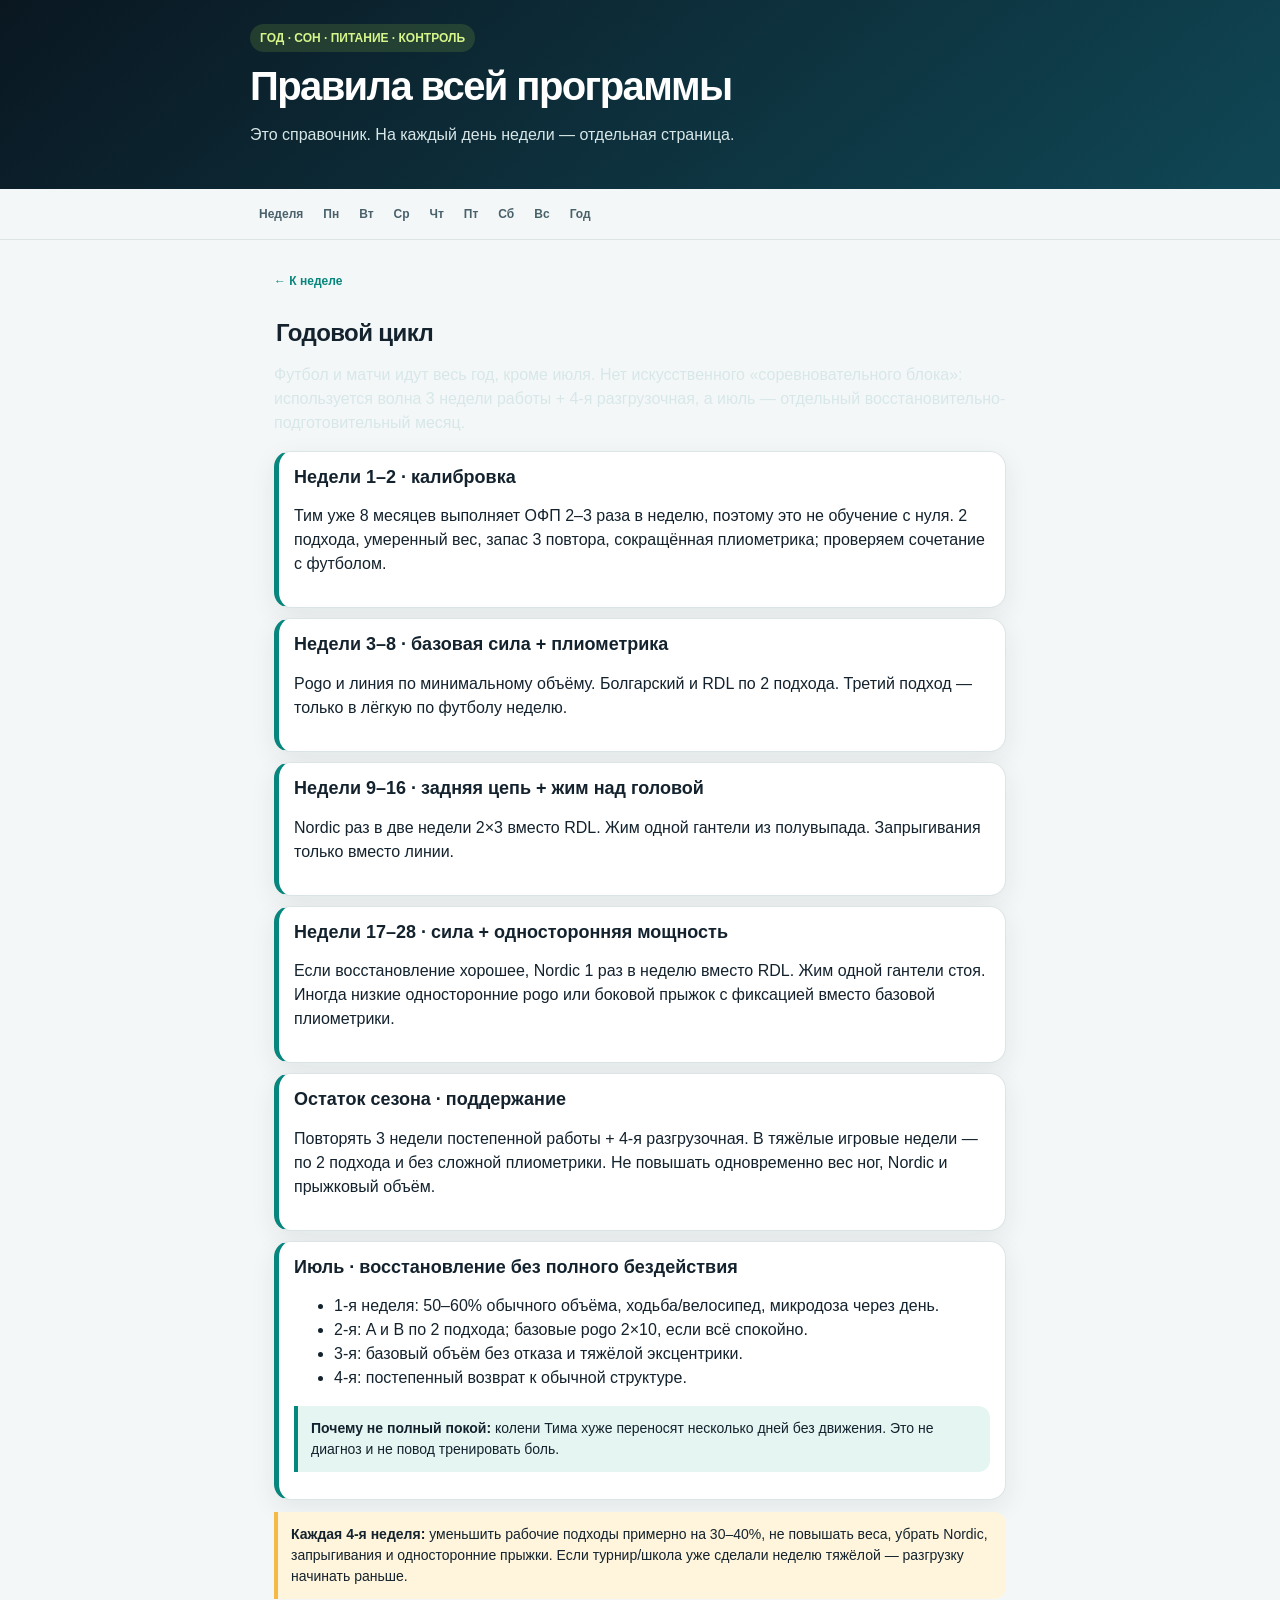
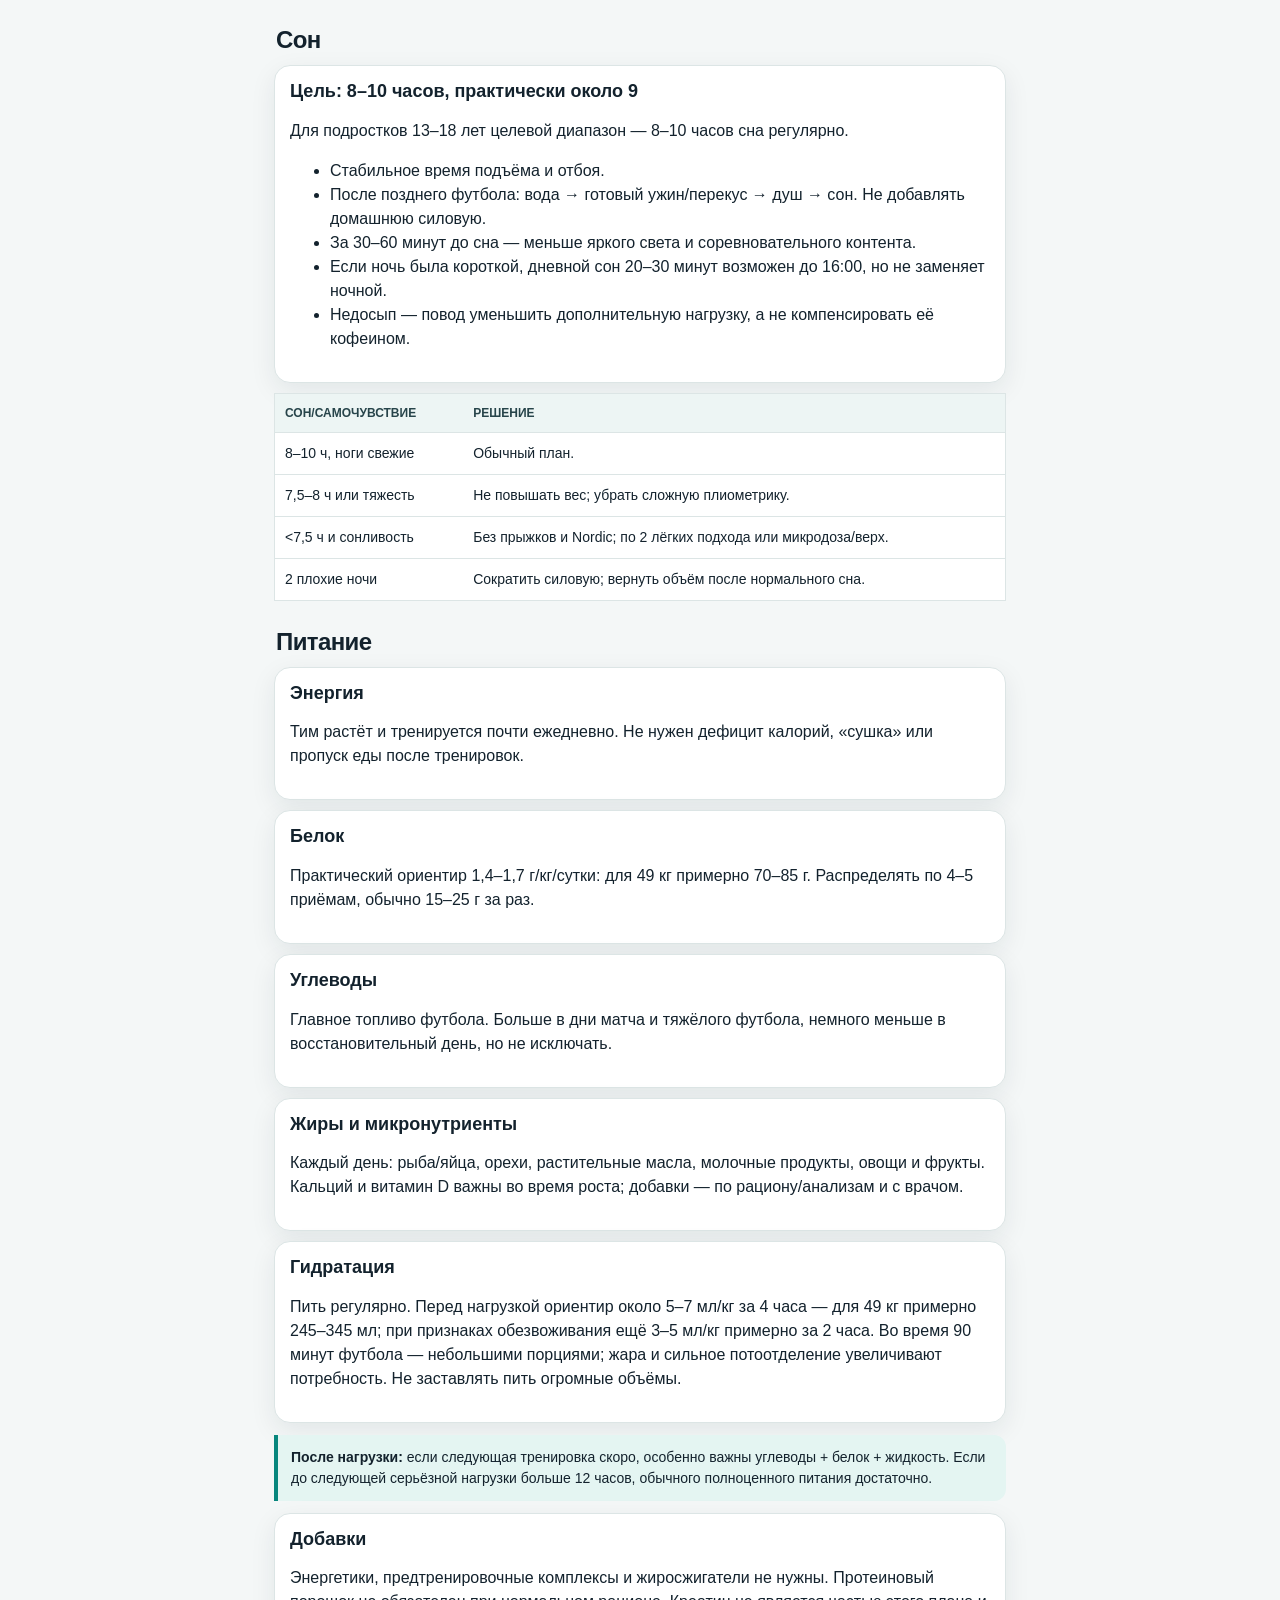
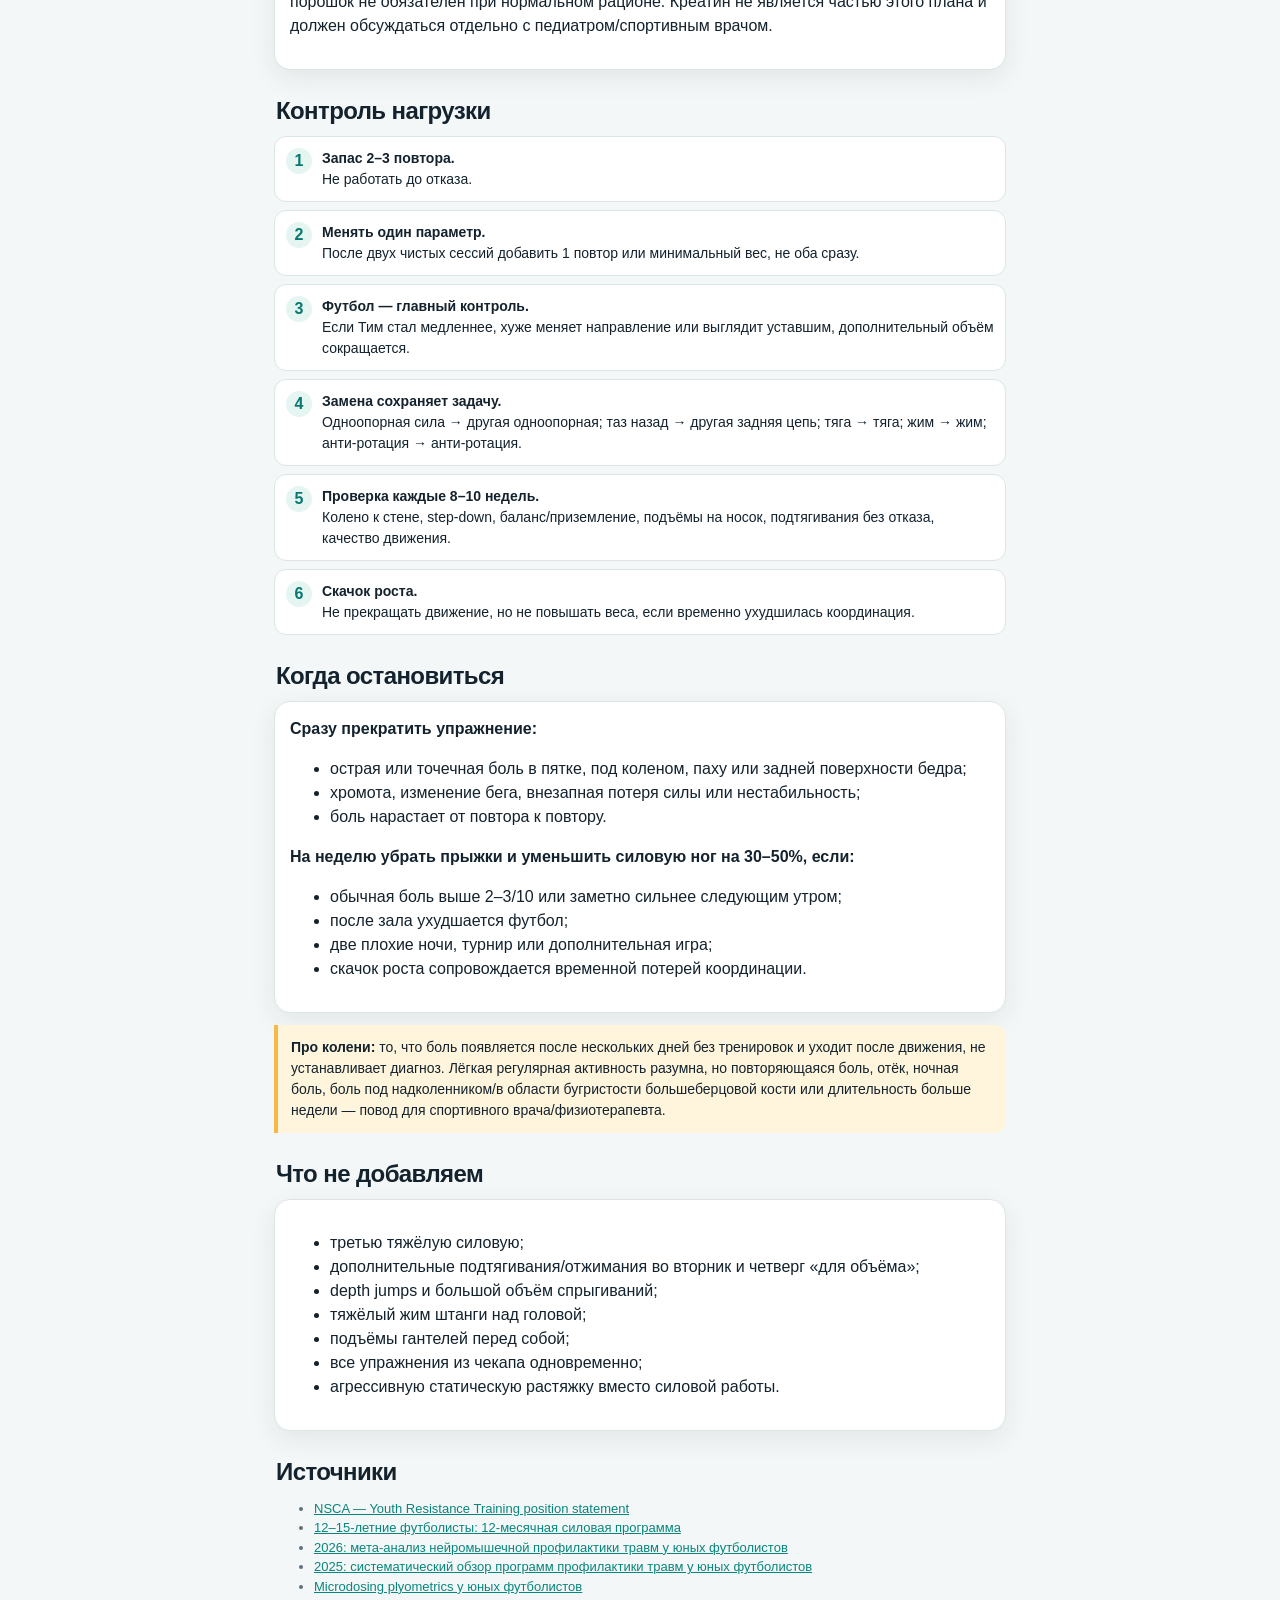
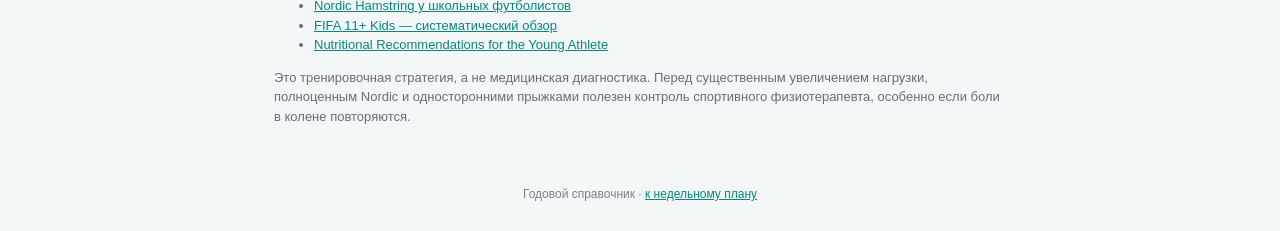
<file: guide.html>
<!doctype html><html lang="ru"><head><meta charset="utf-8"><meta name="viewport" content="width=device-width,initial-scale=1,viewport-fit=cover"><title>Год, сон, питание и правила — Тим</title><link rel="stylesheet" href="style.css"></head><body><header><div class="wrap"><div class="tag">ГОД · СОН · ПИТАНИЕ · КОНТРОЛЬ</div><h1>Правила всей программы</h1><p class="lead">Это справочник. На каждый день недели — отдельная страница.</p></div></header><nav><div class="wrap"><a href="index.html">Неделя</a><a href="mon.html">Пн</a><a href="tue.html">Вт</a><a href="wed.html">Ср</a><a href="thu.html">Чт</a><a href="fri.html">Пт</a><a href="sat.html">Сб</a><a href="sun.html">Вс</a><a href="guide.html">Год</a></div></nav><main class="wrap"><a class="back" href="index.html">← К неделе</a>
<section><h2>Годовой цикл</h2><p class="muted">Футбол и матчи идут весь год, кроме июля. Нет искусственного «соревновательного блока»: используется волна 3 недели работы + 4-я разгрузочная, а июль — отдельный восстановительно-подготовительный месяц.</p><div class="card phase"><h3>Недели 1–2 · калибровка</h3><p>Тим уже 8 месяцев выполняет ОФП 2–3 раза в неделю, поэтому это не обучение с нуля. 2 подхода, умеренный вес, запас 3 повтора, сокращённая плиометрика; проверяем сочетание с футболом.</p></div><div class="card phase"><h3>Недели 3–8 · базовая сила + плиометрика</h3><p>Pogo и линия по минимальному объёму. Болгарский и RDL по 2 подхода. Третий подход — только в лёгкую по футболу неделю.</p></div><div class="card phase"><h3>Недели 9–16 · задняя цепь + жим над головой</h3><p>Nordic раз в две недели 2×3 вместо RDL. Жим одной гантели из полувыпада. Запрыгивания только вместо линии.</p></div><div class="card phase"><h3>Недели 17–28 · сила + односторонняя мощность</h3><p>Если восстановление хорошее, Nordic 1 раз в неделю вместо RDL. Жим одной гантели стоя. Иногда низкие односторонние pogo или боковой прыжок с фиксацией вместо базовой плиометрики.</p></div><div class="card phase"><h3>Остаток сезона · поддержание</h3><p>Повторять 3 недели постепенной работы + 4-я разгрузочная. В тяжёлые игровые недели — по 2 подхода и без сложной плиометрики. Не повышать одновременно вес ног, Nordic и прыжковый объём.</p></div><div class="card phase"><h3>Июль · восстановление без полного бездействия</h3><ul><li>1-я неделя: 50–60% обычного объёма, ходьба/велосипед, микродоза через день.</li><li>2-я: A и B по 2 подхода; базовые pogo 2×10, если всё спокойно.</li><li>3-я: базовый объём без отказа и тяжёлой эксцентрики.</li><li>4-я: постепенный возврат к обычной структуре.</li></ul><div class="notice"><strong>Почему не полный покой:</strong> колени Тима хуже переносят несколько дней без движения. Это не диагноз и не повод тренировать боль.</div></div><div class="notice warn"><strong>Каждая 4-я неделя:</strong> уменьшить рабочие подходы примерно на 30–40%, не повышать веса, убрать Nordic, запрыгивания и односторонние прыжки. Если турнир/школа уже сделали неделю тяжёлой — разгрузку начинать раньше.</div></section>
<section><h2>Сон</h2><div class="card"><h3>Цель: 8–10 часов, практически около 9</h3><p>Для подростков 13–18 лет целевой диапазон — 8–10 часов сна регулярно.</p><ul><li>Стабильное время подъёма и отбоя.</li><li>После позднего футбола: вода → готовый ужин/перекус → душ → сон. Не добавлять домашнюю силовую.</li><li>За 30–60 минут до сна — меньше яркого света и соревновательного контента.</li><li>Если ночь была короткой, дневной сон 20–30 минут возможен до 16:00, но не заменяет ночной.</li><li>Недосып — повод уменьшить дополнительную нагрузку, а не компенсировать её кофеином.</li></ul></div><div class="table-wrap"><table class="table"><thead><tr><th>Сон/самочувствие</th><th>Решение</th></tr></thead><tbody><tr><td>8–10 ч, ноги свежие</td><td>Обычный план.</td></tr><tr><td>7,5–8 ч или тяжесть</td><td>Не повышать вес; убрать сложную плиометрику.</td></tr><tr><td>&lt;7,5 ч и сонливость</td><td>Без прыжков и Nordic; по 2 лёгких подхода или микродоза/верх.</td></tr><tr><td>2 плохие ночи</td><td>Сократить силовую; вернуть объём после нормального сна.</td></tr></tbody></table></div></section>
<section><h2>Питание</h2><div class="card"><h3>Энергия</h3><p>Тим растёт и тренируется почти ежедневно. Не нужен дефицит калорий, «сушка» или пропуск еды после тренировок.</p></div><div class="card"><h3>Белок</h3><p>Практический ориентир 1,4–1,7 г/кг/сутки: для 49 кг примерно 70–85 г. Распределять по 4–5 приёмам, обычно 15–25 г за раз.</p></div><div class="card"><h3>Углеводы</h3><p>Главное топливо футбола. Больше в дни матча и тяжёлого футбола, немного меньше в восстановительный день, но не исключать.</p></div><div class="card"><h3>Жиры и микронутриенты</h3><p>Каждый день: рыба/яйца, орехи, растительные масла, молочные продукты, овощи и фрукты. Кальций и витамин D важны во время роста; добавки — по рациону/анализам и с врачом.</p></div><div class="card"><h3>Гидратация</h3><p>Пить регулярно. Перед нагрузкой ориентир около 5–7 мл/кг за 4 часа — для 49 кг примерно 245–345 мл; при признаках обезвоживания ещё 3–5 мл/кг примерно за 2 часа. Во время 90 минут футбола — небольшими порциями; жара и сильное потоотделение увеличивают потребность. Не заставлять пить огромные объёмы.</p></div><div class="notice"><strong>После нагрузки:</strong> если следующая тренировка скоро, особенно важны углеводы + белок + жидкость. Если до следующей серьёзной нагрузки больше 12 часов, обычного полноценного питания достаточно.</div><div class="card"><h3>Добавки</h3><p>Энергетики, предтренировочные комплексы и жиросжигатели не нужны. Протеиновый порошок не обязателен при нормальном рационе. Креатин не является частью этого плана и должен обсуждаться отдельно с педиатром/спортивным врачом.</p></div></section>
<section><h2>Контроль нагрузки</h2><div class="rules"><div class="rule"><span class="num">1</span><p><b>Запас 2–3 повтора.</b> Не работать до отказа.</p></div><div class="rule"><span class="num">2</span><p><b>Менять один параметр.</b> После двух чистых сессий добавить 1 повтор или минимальный вес, не оба сразу.</p></div><div class="rule"><span class="num">3</span><p><b>Футбол — главный контроль.</b> Если Тим стал медленнее, хуже меняет направление или выглядит уставшим, дополнительный объём сокращается.</p></div><div class="rule"><span class="num">4</span><p><b>Замена сохраняет задачу.</b> Одноопорная сила → другая одноопорная; таз назад → другая задняя цепь; тяга → тяга; жим → жим; анти-ротация → анти-ротация.</p></div><div class="rule"><span class="num">5</span><p><b>Проверка каждые 8–10 недель.</b> Колено к стене, step-down, баланс/приземление, подъёмы на носок, подтягивания без отказа, качество движения.</p></div><div class="rule"><span class="num">6</span><p><b>Скачок роста.</b> Не прекращать движение, но не повышать веса, если временно ухудшилась координация.</p></div></div></section>
<section><h2>Когда остановиться</h2><div class="card danger"><b>Сразу прекратить упражнение:</b><ul><li>острая или точечная боль в пятке, под коленом, паху или задней поверхности бедра;</li><li>хромота, изменение бега, внезапная потеря силы или нестабильность;</li><li>боль нарастает от повтора к повтору.</li></ul><b>На неделю убрать прыжки и уменьшить силовую ног на 30–50%, если:</b><ul><li>обычная боль выше 2–3/10 или заметно сильнее следующим утром;</li><li>после зала ухудшается футбол;</li><li>две плохие ночи, турнир или дополнительная игра;</li><li>скачок роста сопровождается временной потерей координации.</li></ul></div><div class="notice warn"><strong>Про колени:</strong> то, что боль появляется после нескольких дней без тренировок и уходит после движения, не устанавливает диагноз. Лёгкая регулярная активность разумна, но повторяющаяся боль, отёк, ночная боль, боль под надколенником/в области бугристости большеберцовой кости или длительность больше недели — повод для спортивного врача/физиотерапевта.</div></section>
<section><h2>Что не добавляем</h2><div class="card"><ul><li>третью тяжёлую силовую;</li><li>дополнительные подтягивания/отжимания во вторник и четверг «для объёма»;</li><li>depth jumps и большой объём спрыгиваний;</li><li>тяжёлый жим штанги над головой;</li><li>подъёмы гантелей перед собой;</li><li>все упражнения из чекапа одновременно;</li><li>агрессивную статическую растяжку вместо силовой работы.</li></ul></div></section>
<section><h2>Источники</h2><ul class="source"><li><a href="https://pubmed.ncbi.nlm.nih.gov/19620931/">NSCA — Youth Resistance Training position statement</a></li><li><a href="https://pubmed.ncbi.nlm.nih.gov/39074195/">12–15-летние футболисты: 12-месячная силовая программа</a></li><li><a href="https://pubmed.ncbi.nlm.nih.gov/42483571/">2026: мета-анализ нейромышечной профилактики травм у юных футболистов</a></li><li><a href="https://pubmed.ncbi.nlm.nih.gov/40640938/">2025: систематический обзор программ профилактики травм у юных футболистов</a></li><li><a href="https://pubmed.ncbi.nlm.nih.gov/38841635/">Microdosing plyometrics у юных футболистов</a></li><li><a href="https://pubmed.ncbi.nlm.nih.gov/31902129/">Nordic Hamstring у школьных футболистов</a></li><li><a href="https://pubmed.ncbi.nlm.nih.gov/39026353/">FIFA 11+ Kids — систематический обзор</a></li><li><a href="https://pmc.ncbi.nlm.nih.gov/articles/PMC12088083/">Nutritional Recommendations for the Young Athlete</a></li></ul><p class="source">Это тренировочная стратегия, а не медицинская диагностика. Перед существенным увеличением нагрузки, полноценным Nordic и односторонними прыжками полезен контроль спортивного физиотерапевта, особенно если боли в колене повторяются.</p></section></main><footer>Годовой справочник · <a href="index.html">к недельному плану</a></footer></body></html>
</file>
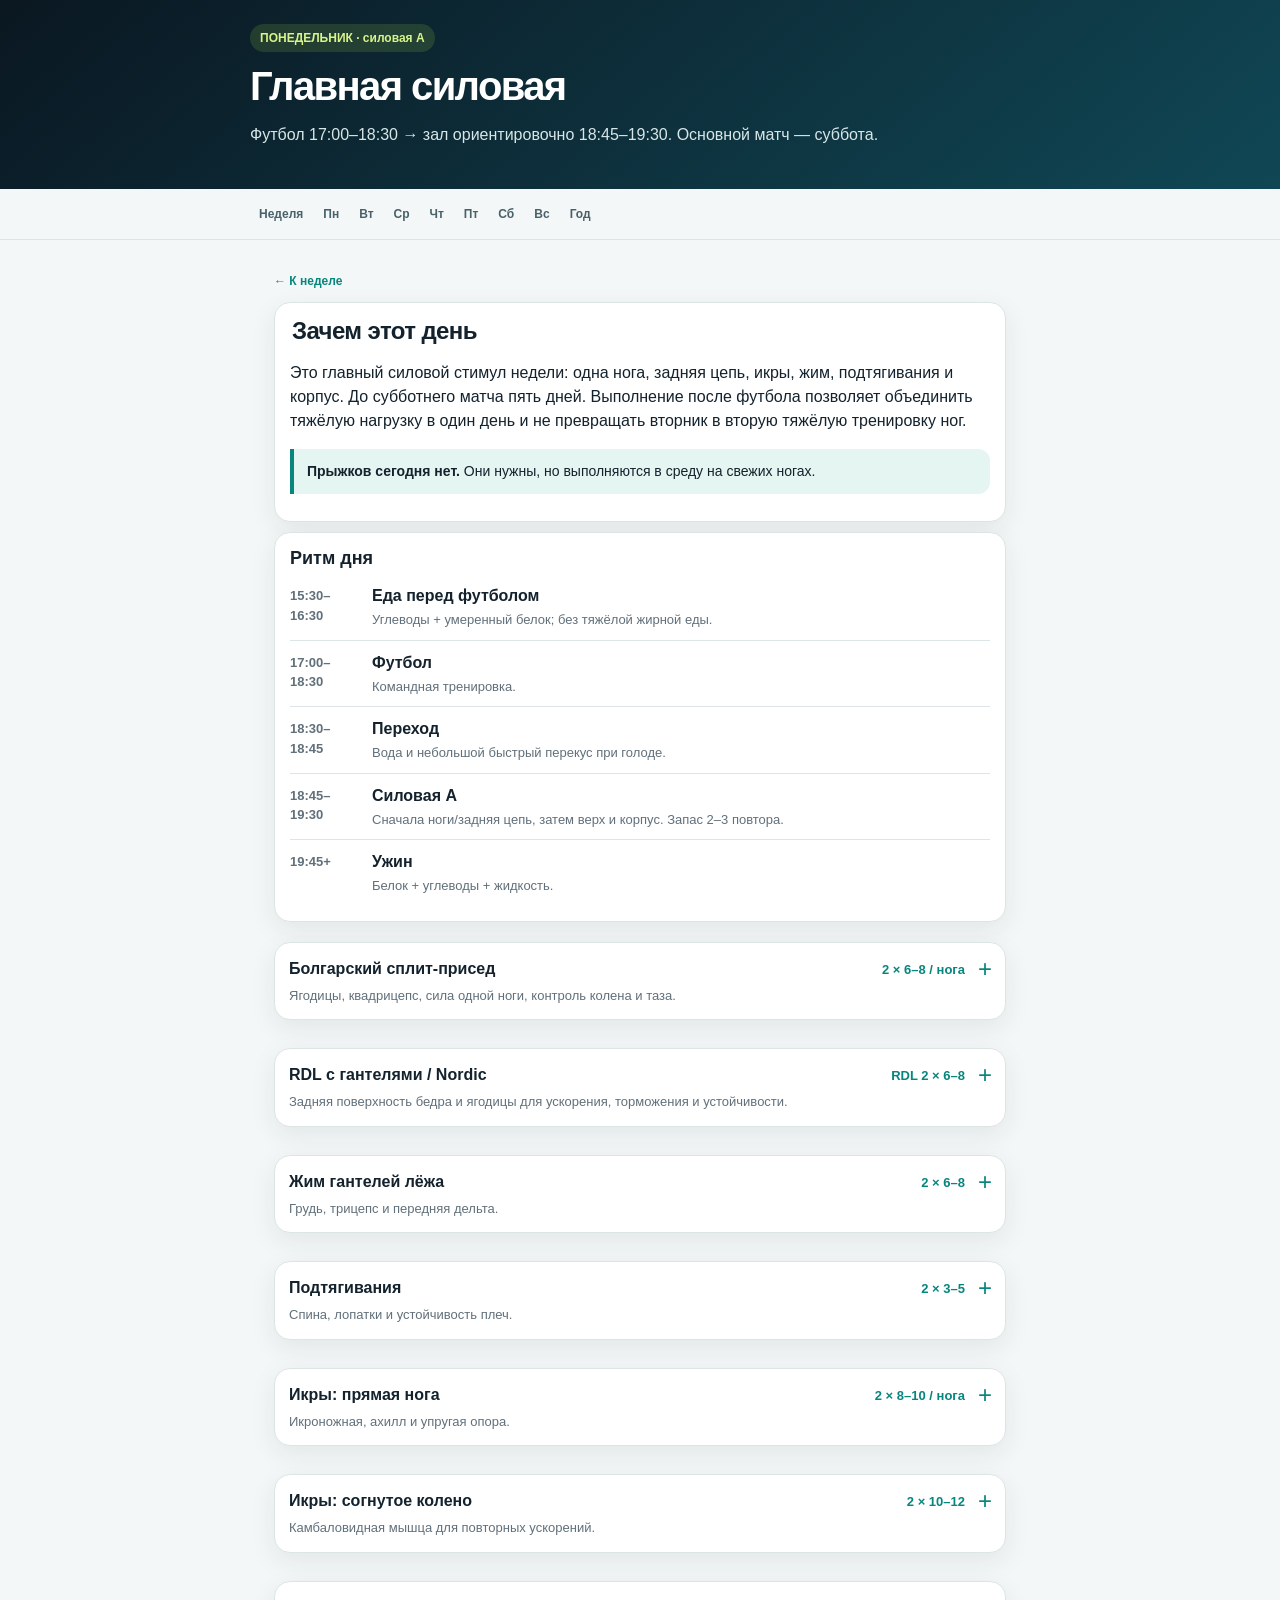
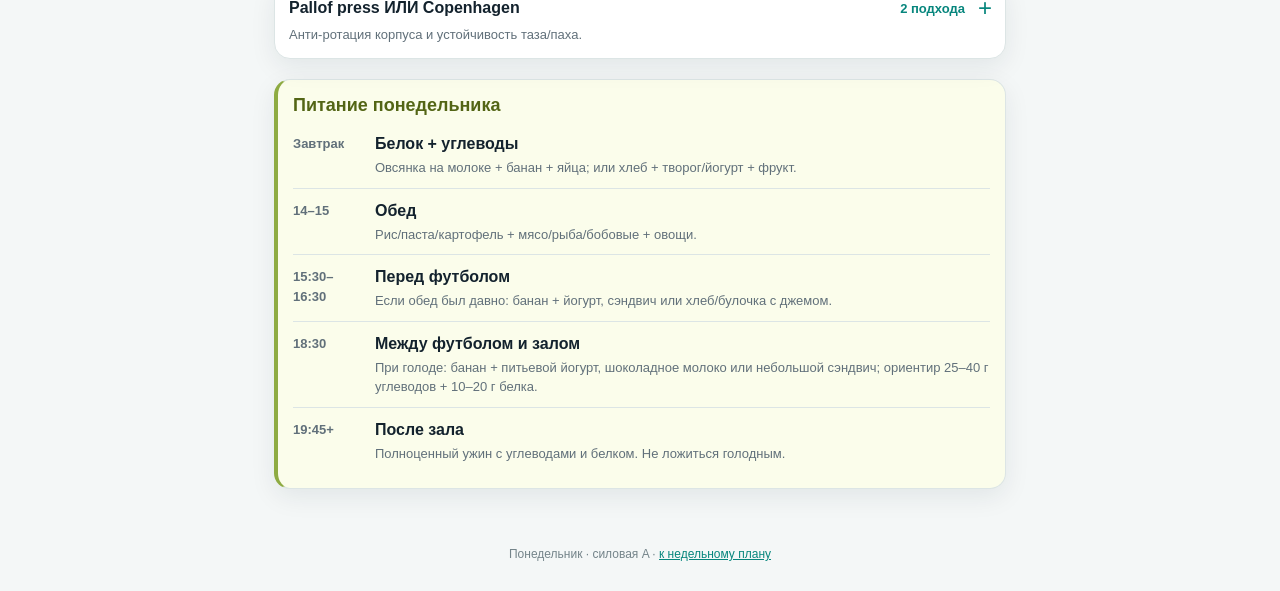
<file: mon.html>
<!doctype html><html lang="ru"><head><meta charset="utf-8"><meta name="viewport" content="width=device-width,initial-scale=1,viewport-fit=cover"><title>Понедельник — Тим</title><link rel="stylesheet" href="style.css"></head><body><header><div class="wrap"><div class="tag">ПОНЕДЕЛЬНИК · силовая A</div><h1>Главная силовая</h1><p class="lead">Футбол 17:00–18:30 → зал ориентировочно 18:45–19:30. Основной матч — суббота.</p></div></header><nav><div class="wrap"><a href="index.html">Неделя</a><a href="mon.html">Пн</a><a href="tue.html">Вт</a><a href="wed.html">Ср</a><a href="thu.html">Чт</a><a href="fri.html">Пт</a><a href="sat.html">Сб</a><a href="sun.html">Вс</a><a href="guide.html">Год</a></div></nav><main class="wrap"><a class="back" href="index.html">← К неделе</a><div class="card"><h2 style="margin-top:0">Зачем этот день</h2><p>Это главный силовой стимул недели: одна нога, задняя цепь, икры, жим, подтягивания и корпус. До субботнего матча пять дней. Выполнение после футбола позволяет объединить тяжёлую нагрузку в один день и не превращать вторник в вторую тяжёлую тренировку ног.</p><div class="notice"><strong>Прыжков сегодня нет.</strong> Они нужны, но выполняются в среду на свежих ногах.</div></div><div class="card"><h3>Ритм дня</h3><div class="timeline"><div class="time"><span class="clock">15:30–16:30</span><div><b>Еда перед футболом</b><span>Углеводы + умеренный белок; без тяжёлой жирной еды.</span></div></div><div class="time"><span class="clock">17:00–18:30</span><div><b>Футбол</b><span>Командная тренировка.</span></div></div><div class="time"><span class="clock">18:30–18:45</span><div><b>Переход</b><span>Вода и небольшой быстрый перекус при голоде.</span></div></div><div class="time"><span class="clock">18:45–19:30</span><div><b>Силовая A</b><span>Сначала ноги/задняя цепь, затем верх и корпус. Запас 2–3 повтора.</span></div></div><div class="time"><span class="clock">19:45+</span><div><b>Ужин</b><span>Белок + углеводы + жидкость.</span></div></div></div></div><div class="exercise-group"><details class="card exercise"><summary><div class="exercise-title"><b>Болгарский сплит-присед</b><span class="sets">2 × 6–8 / нога</span></div><p class="why">Ягодицы, квадрицепс, сила одной ноги, контроль колена и таза.</p></summary><div class="exercise-body"><h4>Техника</h4><ol><li>Передняя стопа полностью на полу; задняя — носком на невысокой скамье.</li><li>Опускаться 2–3 секунды, таз смотрит вперёд, корпус слегка наклонён целиком.</li><li>Колено движется по линии 2–3 пальца стопы и не проваливается внутрь.</li><li>Подниматься всей стопой без рывка.</li></ol><div class="bad"><b>Не делать:</b> гнаться за глубиной при потере контроля; увеличивать вес при «гуляющем» колене.</div><div class="replace"><b>Замена:</b> выпад назад с гантелями или step-up. Принцип: сохранить одноопорную силу и контроль колена.</div></div></details><details class="card exercise"><summary><div class="exercise-title"><b>RDL с гантелями / Nordic</b><span class="sets">RDL 2 × 6–8</span></div><p class="why">Задняя поверхность бедра и ягодицы для ускорения, торможения и устойчивости.</p></summary><div class="exercise-body"><h4>RDL</h4><ol><li>Стопы на ширине таза, колени мягкие.</li><li>Таз назад, гантели близко к ногам, спина нейтральна.</li><li>Опускаться до уверенного натяжения задней поверхности бедра, затем встать ягодицами.</li></ol><h4>Nordic</h4><p>Первые 1–8 недели — RDL. С 9-й недели раз в две недели Nordic с помощью рук/резины 2×3 вместо RDL. С 17-й недели при хорошей технике и восстановлении — 1 раз в неделю 2×3–5 вместо RDL.</p><div class="bad"><b>Не делать:</b> тяжёлые RDL и Nordic вместе; Nordic до отказа. Прежнее растяжение было лёгким и прошло за два дня, поэтому вечного запрета нет, но прогрессия остаётся постепенной.</div><div class="replace"><b>Замена:</b> ягодичный мост с весом 2×8–10, если RDL временно раздражает заднюю поверхность бедра.</div></div></details><details class="card exercise"><summary><div class="exercise-title"><b>Жим гантелей лёжа</b><span class="sets">2 × 6–8</span></div><p class="why">Грудь, трицепс и передняя дельта.</p></summary><div class="exercise-body"><p>Стопы устойчивы, лопатки спокойно лежат на скамье, кисть над локтем. Локти примерно 30–45° от корпуса. Опускать под контролем, выжимать без отрыва таза.</p><div class="replace"><b>Замена:</b> отжимания 2×6–10 с запасом 2–3 повтора.</div></div></details><details class="card exercise"><summary><div class="exercise-title"><b>Подтягивания</b><span class="sets">2 × 3–5</span></div><p class="why">Спина, лопатки и устойчивость плеч.</p></summary><div class="exercise-body"><p>Начать из активного виса, слегка опустить лопатки, тянуть локти вниз/назад без раскачки. Опускаться контролируемо. Не делать максимум.</p><div class="replace"><b>Замена:</b> верхняя тяга блока нейтральным хватом 2×6–8.</div></div></details><details class="card exercise"><summary><div class="exercise-title"><b>Икры: прямая нога</b><span class="sets">2 × 8–10 / нога</span></div><p class="why">Икроножная, ахилл и упругая опора.</p></summary><div class="exercise-body"><p>Держаться за опору. Подниматься через основание большого пальца, короткая пауза наверху, опускаться 2–3 секунды. Стопа не заваливается.</p></div></details><details class="card exercise"><summary><div class="exercise-title"><b>Икры: согнутое колено</b><span class="sets">2 × 10–12</span></div><p class="why">Камбаловидная мышца для повторных ускорений.</p></summary><div class="exercise-body"><p>Колено около 90°, пятка поднимается и опускается медленно. Не превращать движение в быстрые пружинки.</p></div></details><details class="card exercise"><summary><div class="exercise-title"><b>Pallof press ИЛИ Copenhagen</b><span class="sets">2 подхода</span></div><p class="why">Анти-ротация корпуса и устойчивость таза/паха.</p></summary><div class="exercise-body"><h4>Pallof</h4><p>Стоя боком к резине/блоку, вытянуть руки и не дать корпусу повернуться — 2×8–10/сторона.</p><h4>Copenhagen</h4><p>Короткий рычаг: верхнее колено на скамье, таз поднят — 2×15–20 сек/сторона.</p><div class="replace"><b>Принцип:</b> при чувствительном пахе выбрать Pallof; при необходимости акцента на приводящие — Copenhagen. Не делать оба тяжело в один день.</div></div></details></div><div class="card food"><h3>Питание понедельника</h3><div class="timeline"><div class="time"><span class="clock">Завтрак</span><div><b>Белок + углеводы</b><span>Овсянка на молоке + банан + яйца; или хлеб + творог/йогурт + фрукт.</span></div></div><div class="time"><span class="clock">14–15</span><div><b>Обед</b><span>Рис/паста/картофель + мясо/рыба/бобовые + овощи.</span></div></div><div class="time"><span class="clock">15:30–16:30</span><div><b>Перед футболом</b><span>Если обед был давно: банан + йогурт, сэндвич или хлеб/булочка с джемом.</span></div></div><div class="time"><span class="clock">18:30</span><div><b>Между футболом и залом</b><span>При голоде: банан + питьевой йогурт, шоколадное молоко или небольшой сэндвич; ориентир 25–40 г углеводов + 10–20 г белка.</span></div></div><div class="time"><span class="clock">19:45+</span><div><b>После зала</b><span>Полноценный ужин с углеводами и белком. Не ложиться голодным.</span></div></div></div></div></main><footer>Понедельник · силовая A · <a href="index.html">к недельному плану</a></footer></body></html>
</file>
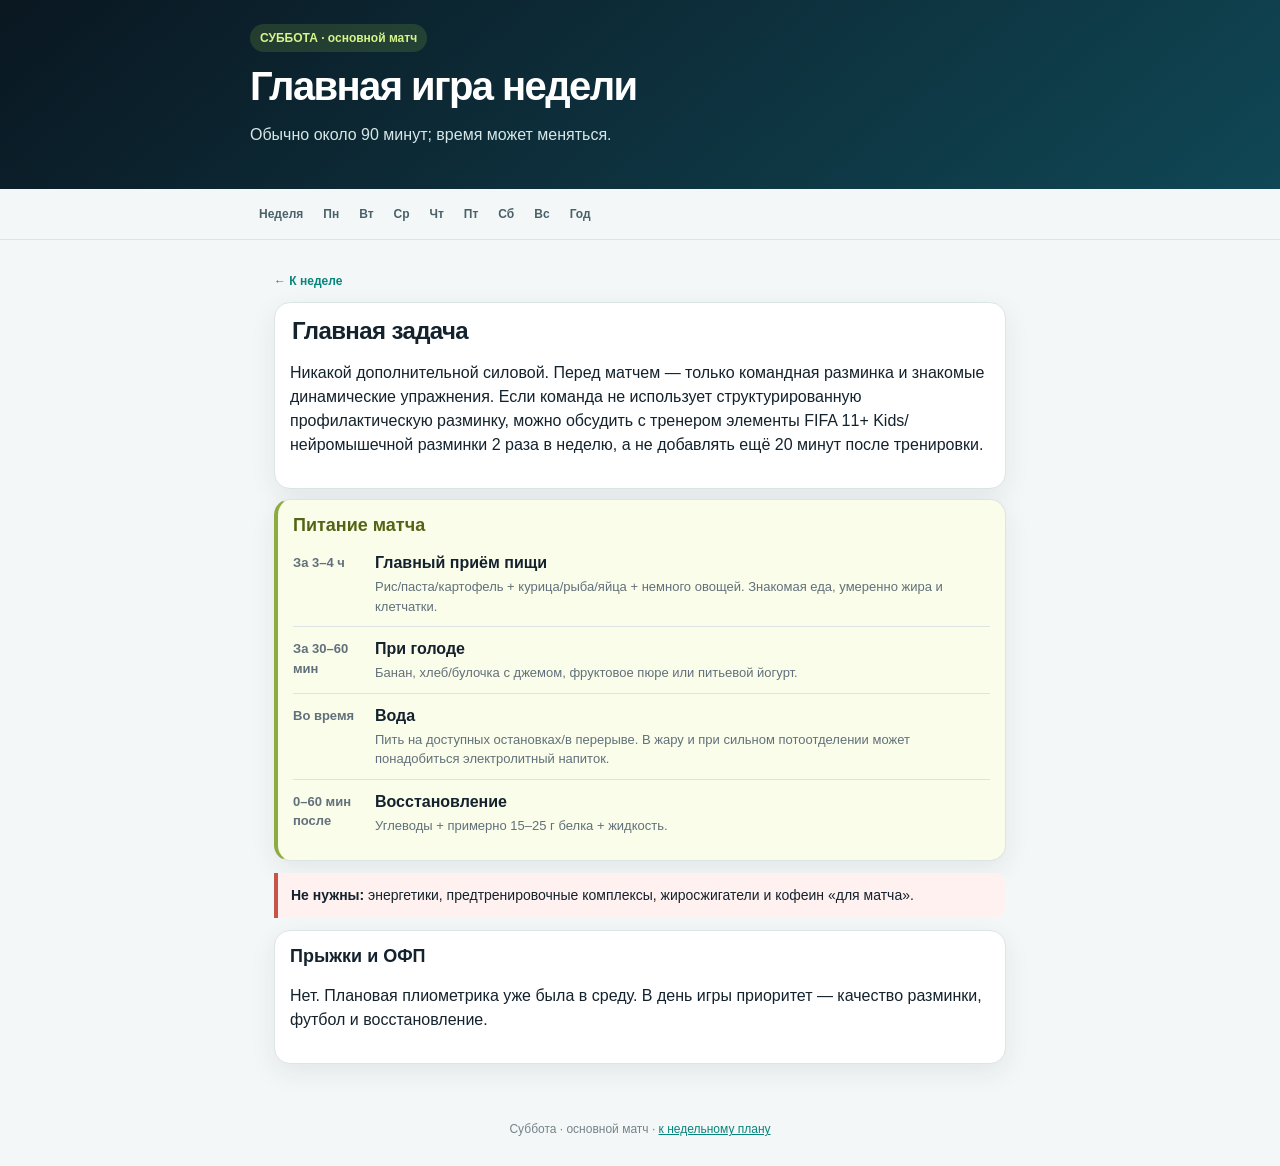
<file: sat.html>
<!doctype html><html lang="ru"><head><meta charset="utf-8"><meta name="viewport" content="width=device-width,initial-scale=1,viewport-fit=cover"><title>Суббота — Тим</title><link rel="stylesheet" href="style.css"></head><body><header><div class="wrap"><div class="tag">СУББОТА · основной матч</div><h1>Главная игра недели</h1><p class="lead">Обычно около 90 минут; время может меняться.</p></div></header><nav><div class="wrap"><a href="index.html">Неделя</a><a href="mon.html">Пн</a><a href="tue.html">Вт</a><a href="wed.html">Ср</a><a href="thu.html">Чт</a><a href="fri.html">Пт</a><a href="sat.html">Сб</a><a href="sun.html">Вс</a><a href="guide.html">Год</a></div></nav><main class="wrap"><a class="back" href="index.html">← К неделе</a><div class="card"><h2 style="margin-top:0">Главная задача</h2><p>Никакой дополнительной силовой. Перед матчем — только командная разминка и знакомые динамические упражнения. Если команда не использует структурированную профилактическую разминку, можно обсудить с тренером элементы FIFA 11+ Kids/нейромышечной разминки 2 раза в неделю, а не добавлять ещё 20 минут после тренировки.</p></div><div class="card food"><h3>Питание матча</h3><div class="timeline"><div class="time"><span class="clock">За 3–4 ч</span><div><b>Главный приём пищи</b><span>Рис/паста/картофель + курица/рыба/яйца + немного овощей. Знакомая еда, умеренно жира и клетчатки.</span></div></div><div class="time"><span class="clock">За 30–60 мин</span><div><b>При голоде</b><span>Банан, хлеб/булочка с джемом, фруктовое пюре или питьевой йогурт.</span></div></div><div class="time"><span class="clock">Во время</span><div><b>Вода</b><span>Пить на доступных остановках/в перерыве. В жару и при сильном потоотделении может понадобиться электролитный напиток.</span></div></div><div class="time"><span class="clock">0–60 мин после</span><div><b>Восстановление</b><span>Углеводы + примерно 15–25 г белка + жидкость.</span></div></div></div></div><div class="notice danger"><strong>Не нужны:</strong> энергетики, предтренировочные комплексы, жиросжигатели и кофеин «для матча».</div><div class="card"><h3>Прыжки и ОФП</h3><p>Нет. Плановая плиометрика уже была в среду. В день игры приоритет — качество разминки, футбол и восстановление.</p></div></main><footer>Суббота · основной матч · <a href="index.html">к недельному плану</a></footer></body></html>
</file>
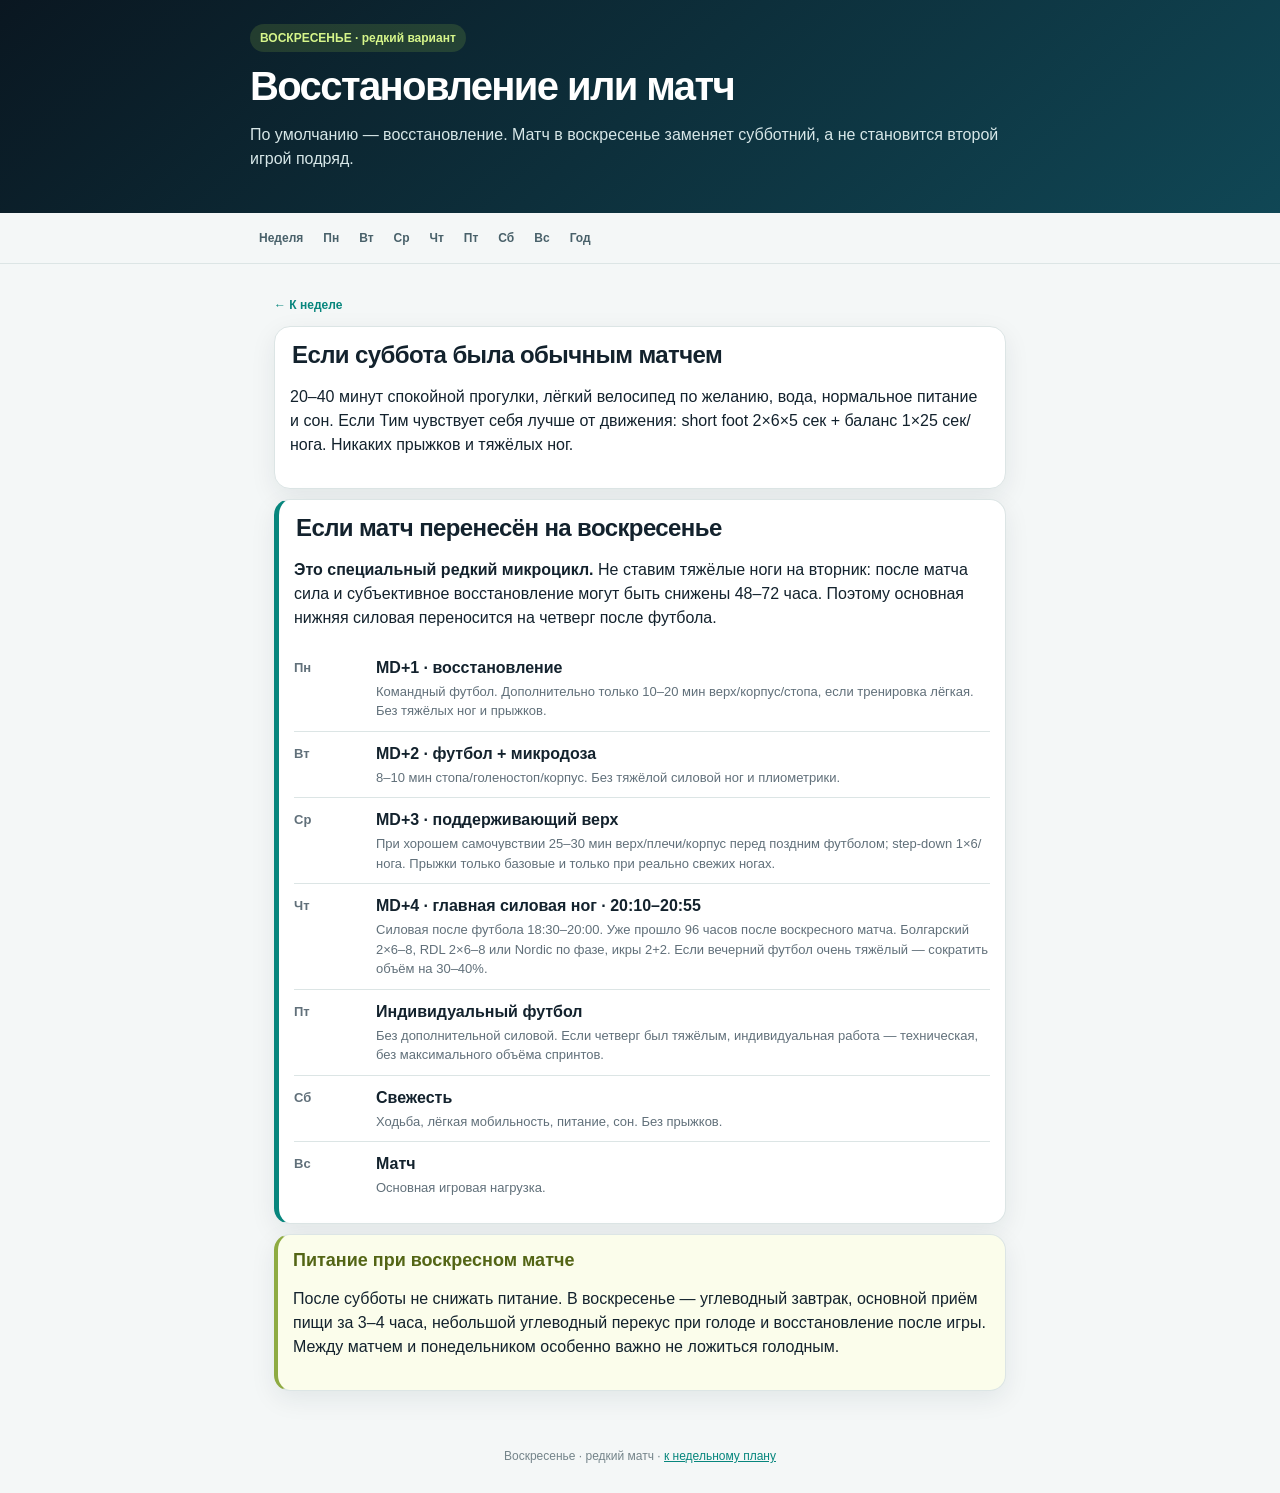
<file: sun.html>
<!doctype html><html lang="ru"><head><meta charset="utf-8"><meta name="viewport" content="width=device-width,initial-scale=1,viewport-fit=cover"><title>Воскресенье — Тим</title><link rel="stylesheet" href="style.css"></head><body><header><div class="wrap"><div class="tag">ВОСКРЕСЕНЬЕ · редкий вариант</div><h1>Восстановление или матч</h1><p class="lead">По умолчанию — восстановление. Матч в воскресенье заменяет субботний, а не становится второй игрой подряд.</p></div></header><nav><div class="wrap"><a href="index.html">Неделя</a><a href="mon.html">Пн</a><a href="tue.html">Вт</a><a href="wed.html">Ср</a><a href="thu.html">Чт</a><a href="fri.html">Пт</a><a href="sat.html">Сб</a><a href="sun.html">Вс</a><a href="guide.html">Год</a></div></nav><main class="wrap"><a class="back" href="index.html">← К неделе</a><div class="card"><h2 style="margin-top:0">Если суббота была обычным матчем</h2><p>20–40 минут спокойной прогулки, лёгкий велосипед по желанию, вода, нормальное питание и сон. Если Тим чувствует себя лучше от движения: short foot 2×6×5 сек + баланс 1×25 сек/нога. Никаких прыжков и тяжёлых ног.</p></div><div class="card phase"><h2 style="margin-top:0">Если матч перенесён на воскресенье</h2><p><b>Это специальный редкий микрoцикл.</b> Не ставим тяжёлые ноги на вторник: после матча сила и субъективное восстановление могут быть снижены 48–72 часа. Поэтому основная нижняя силовая переносится на четверг после футбола.</p><div class="timeline"><div class="time"><span class="clock">Пн</span><div><b>MD+1 · восстановление</b><span>Командный футбол. Дополнительно только 10–20 мин верх/корпус/стопа, если тренировка лёгкая. Без тяжёлых ног и прыжков.</span></div></div><div class="time"><span class="clock">Вт</span><div><b>MD+2 · футбол + микродоза</b><span>8–10 мин стопа/голеностоп/корпус. Без тяжёлой силовой ног и плиометрики.</span></div></div><div class="time"><span class="clock">Ср</span><div><b>MD+3 · поддерживающий верх</b><span>При хорошем самочувствии 25–30 мин верх/плечи/корпус перед поздним футболом; step-down 1×6/нога. Прыжки только базовые и только при реально свежих ногах.</span></div></div><div class="time"><span class="clock">Чт</span><div><b>MD+4 · главная силовая ног · 20:10–20:55</b><span>Силовая после футбола 18:30–20:00. Уже прошло 96 часов после воскресного матча. Болгарский 2×6–8, RDL 2×6–8 или Nordic по фазе, икры 2+2. Если вечерний футбол очень тяжёлый — сократить объём на 30–40%.</span></div></div><div class="time"><span class="clock">Пт</span><div><b>Индивидуальный футбол</b><span>Без дополнительной силовой. Если четверг был тяжёлым, индивидуальная работа — техническая, без максимального объёма спринтов.</span></div></div><div class="time"><span class="clock">Сб</span><div><b>Свежесть</b><span>Ходьба, лёгкая мобильность, питание, сон. Без прыжков.</span></div></div><div class="time"><span class="clock">Вс</span><div><b>Матч</b><span>Основная игровая нагрузка.</span></div></div></div></div><div class="card food"><h3>Питание при воскресном матче</h3><p>После субботы не снижать питание. В воскресенье — углеводный завтрак, основной приём пищи за 3–4 часа, небольшой углеводный перекус при голоде и восстановление после игры. Между матчем и понедельником особенно важно не ложиться голодным.</p></div></main><footer>Воскресенье · редкий матч · <a href="index.html">к недельному плану</a></footer></body></html>
</file>
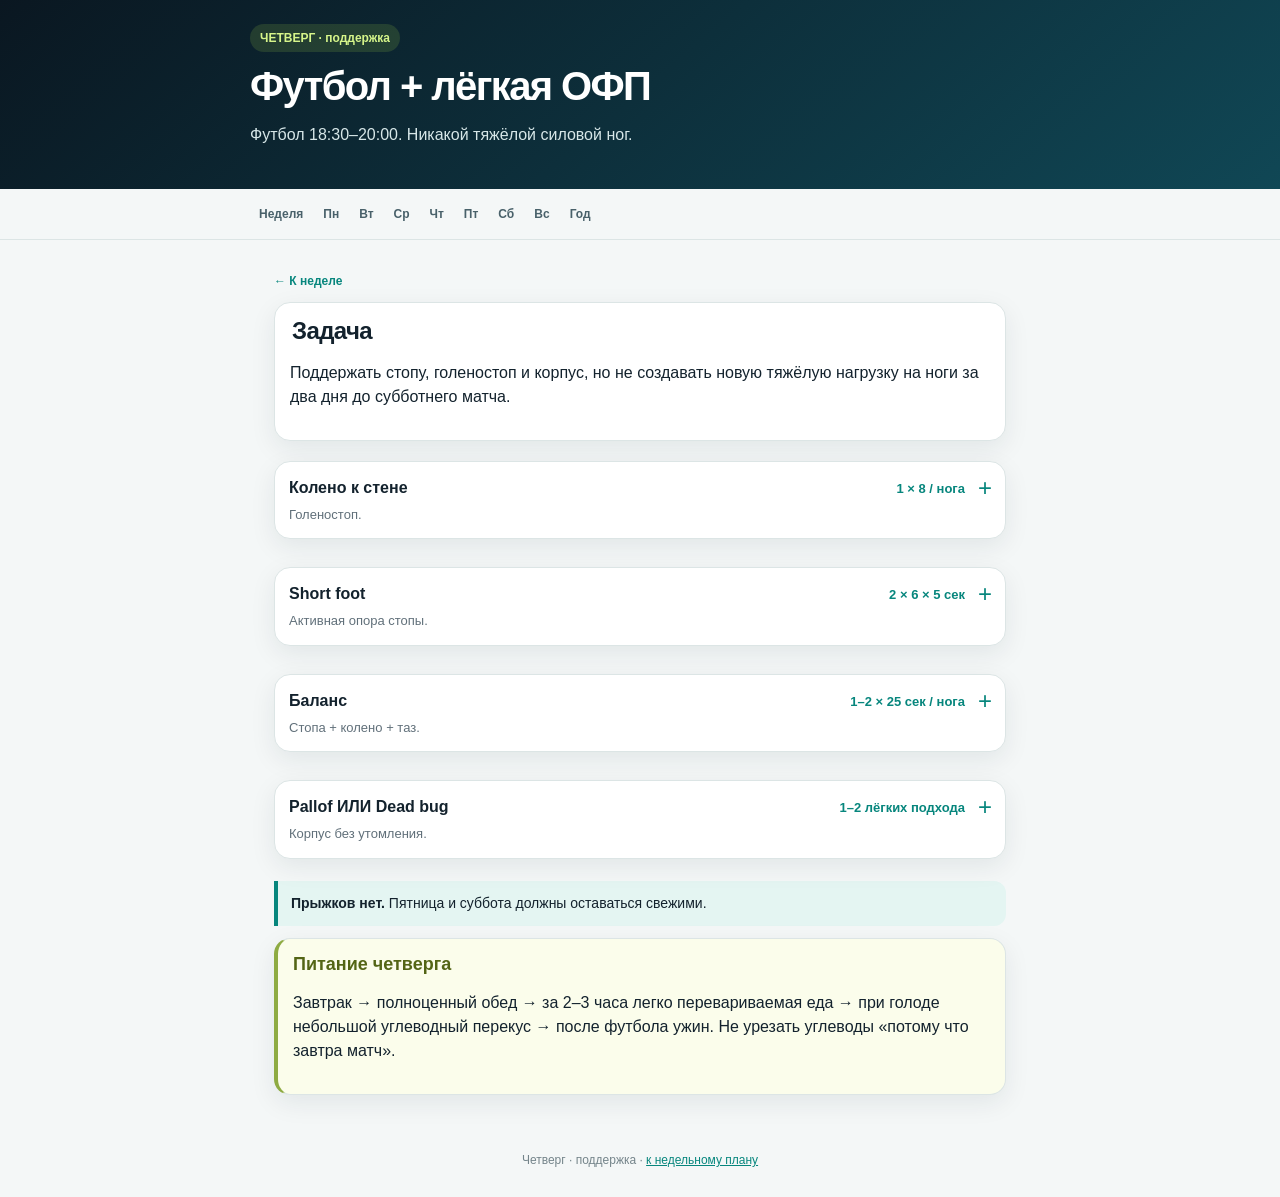
<file: thu.html>
<!doctype html><html lang="ru"><head><meta charset="utf-8"><meta name="viewport" content="width=device-width,initial-scale=1,viewport-fit=cover"><title>Четверг — Тим</title><link rel="stylesheet" href="style.css"></head><body><header><div class="wrap"><div class="tag">ЧЕТВЕРГ · поддержка</div><h1>Футбол + лёгкая ОФП</h1><p class="lead">Футбол 18:30–20:00. Никакой тяжёлой силовой ног.</p></div></header><nav><div class="wrap"><a href="index.html">Неделя</a><a href="mon.html">Пн</a><a href="tue.html">Вт</a><a href="wed.html">Ср</a><a href="thu.html">Чт</a><a href="fri.html">Пт</a><a href="sat.html">Сб</a><a href="sun.html">Вс</a><a href="guide.html">Год</a></div></nav><main class="wrap"><a class="back" href="index.html">← К неделе</a><div class="card"><h2 style="margin-top:0">Задача</h2><p>Поддержать стопу, голеностоп и корпус, но не создавать новую тяжёлую нагрузку на ноги за два дня до субботнего матча.</p></div><div class="exercise-group"><details class="card exercise"><summary><div class="exercise-title"><b>Колено к стене</b><span class="sets">1 × 8 / нога</span></div><p class="why">Голеностоп.</p></summary><div class="exercise-body"><p>Пятка не отрывается, колено идёт вперёд по линии стопы.</p></div></details><details class="card exercise"><summary><div class="exercise-title"><b>Short foot</b><span class="sets">2 × 6 × 5 сек</span></div><p class="why">Активная опора стопы.</p></summary><div class="exercise-body"><p>Не поджимать пальцы; создать мягкую активную арку.</p></div></details><details class="card exercise"><summary><div class="exercise-title"><b>Баланс</b><span class="sets">1–2 × 25 сек / нога</span></div><p class="why">Стопа + колено + таз.</p></summary><div class="exercise-body"><p>Стоять спокойно, без постоянных коррекций корпусом.</p></div></details><details class="card exercise"><summary><div class="exercise-title"><b>Pallof ИЛИ Dead bug</b><span class="sets">1–2 лёгких подхода</span></div><p class="why">Корпус без утомления.</p></summary><div class="exercise-body"><p>Выбрать один вариант, если корпус уже работал в среду.</p></div></details></div><div class="notice"><strong>Прыжков нет.</strong> Пятница и суббота должны оставаться свежими.</div><div class="card food"><h3>Питание четверга</h3><p>Завтрак → полноценный обед → за 2–3 часа легко перевариваемая еда → при голоде небольшой углеводный перекус → после футбола ужин. Не урезать углеводы «потому что завтра матч».</p></div></main><footer>Четверг · поддержка · <a href="index.html">к недельному плану</a></footer></body></html>
</file>
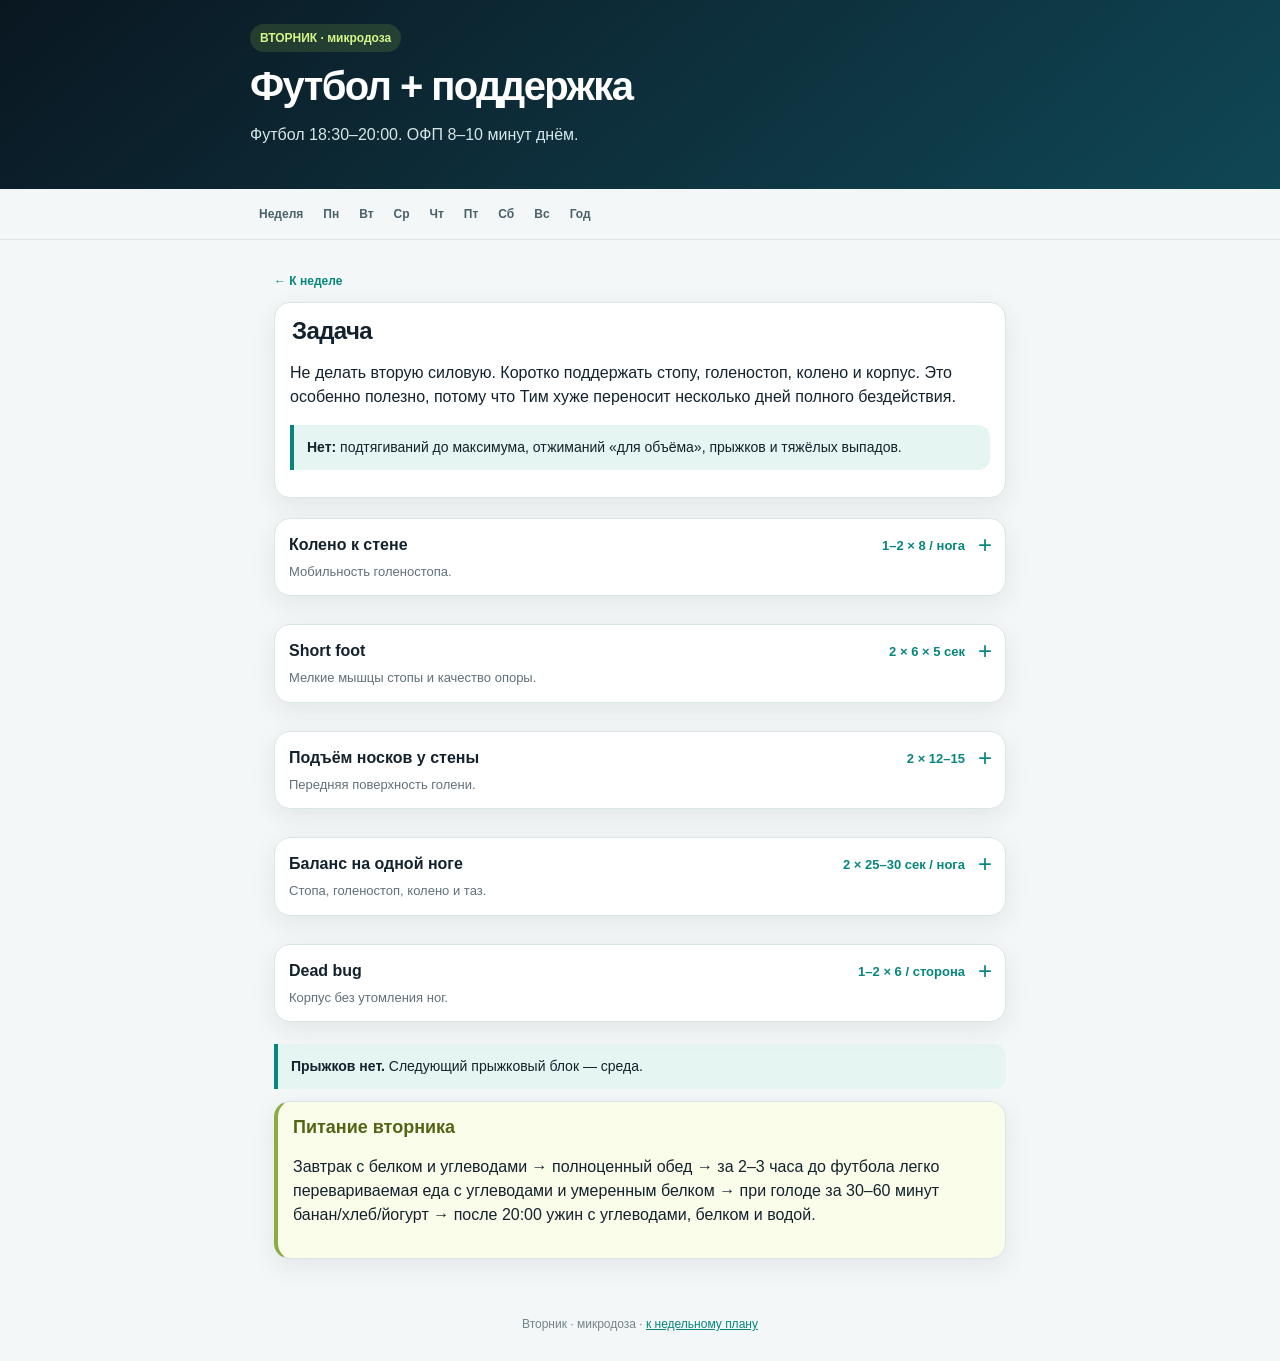
<file: tue.html>
<!doctype html><html lang="ru"><head><meta charset="utf-8"><meta name="viewport" content="width=device-width,initial-scale=1,viewport-fit=cover"><title>Вторник — Тим</title><link rel="stylesheet" href="style.css"></head><body><header><div class="wrap"><div class="tag">ВТОРНИК · микродоза</div><h1>Футбол + поддержка</h1><p class="lead">Футбол 18:30–20:00. ОФП 8–10 минут днём.</p></div></header><nav><div class="wrap"><a href="index.html">Неделя</a><a href="mon.html">Пн</a><a href="tue.html">Вт</a><a href="wed.html">Ср</a><a href="thu.html">Чт</a><a href="fri.html">Пт</a><a href="sat.html">Сб</a><a href="sun.html">Вс</a><a href="guide.html">Год</a></div></nav><main class="wrap"><a class="back" href="index.html">← К неделе</a><div class="card"><h2 style="margin-top:0">Задача</h2><p>Не делать вторую силовую. Коротко поддержать стопу, голеностоп, колено и корпус. Это особенно полезно, потому что Тим хуже переносит несколько дней полного бездействия.</p><div class="notice"><strong>Нет:</strong> подтягиваний до максимума, отжиманий «для объёма», прыжков и тяжёлых выпадов.</div></div><div class="exercise-group"><details class="card exercise"><summary><div class="exercise-title"><b>Колено к стене</b><span class="sets">1–2 × 8 / нога</span></div><p class="why">Мобильность голеностопа.</p></summary><div class="exercise-body"><p>Пятка не отрывается, колено идёт вперёд по линии стопы, свод не проваливается.</p></div></details><details class="card exercise"><summary><div class="exercise-title"><b>Short foot</b><span class="sets">2 × 6 × 5 сек</span></div><p class="why">Мелкие мышцы стопы и качество опоры.</p></summary><div class="exercise-body"><p>Мягко «укоротить» стопу, не поджимая пальцы. Давление остаётся на пятке, основании большого и малого пальца.</p></div></details><details class="card exercise"><summary><div class="exercise-title"><b>Подъём носков у стены</b><span class="sets">2 × 12–15</span></div><p class="why">Передняя поверхность голени.</p></summary><div class="exercise-body"><p>Пятки на полу, носки поднять вверх и медленно опустить.</p></div></details><details class="card exercise"><summary><div class="exercise-title"><b>Баланс на одной ноге</b><span class="sets">2 × 25–30 сек / нога</span></div><p class="why">Стопа, голеностоп, колено и таз.</p></summary><div class="exercise-body"><p>Стопа спокойна, колено мягкое. После освоения — 2×3 касания рукой вперёд/в стороны.</p></div></details><details class="card exercise"><summary><div class="exercise-title"><b>Dead bug</b><span class="sets">1–2 × 6 / сторона</span></div><p class="why">Корпус без утомления ног.</p></summary><div class="exercise-body"><p>Поясница мягко прижата, противоположные рука и нога движутся медленно. Если таз вращается — уменьшить амплитуду.</p></div></details></div><div class="notice"><strong>Прыжков нет.</strong> Следующий прыжковый блок — среда.</div><div class="card food"><h3>Питание вторника</h3><p>Завтрак с белком и углеводами → полноценный обед → за 2–3 часа до футбола легко перевариваемая еда с углеводами и умеренным белком → при голоде за 30–60 минут банан/хлеб/йогурт → после 20:00 ужин с углеводами, белком и водой.</p></div></main><footer>Вторник · микродоза · <a href="index.html">к недельному плану</a></footer></body></html>
</file>
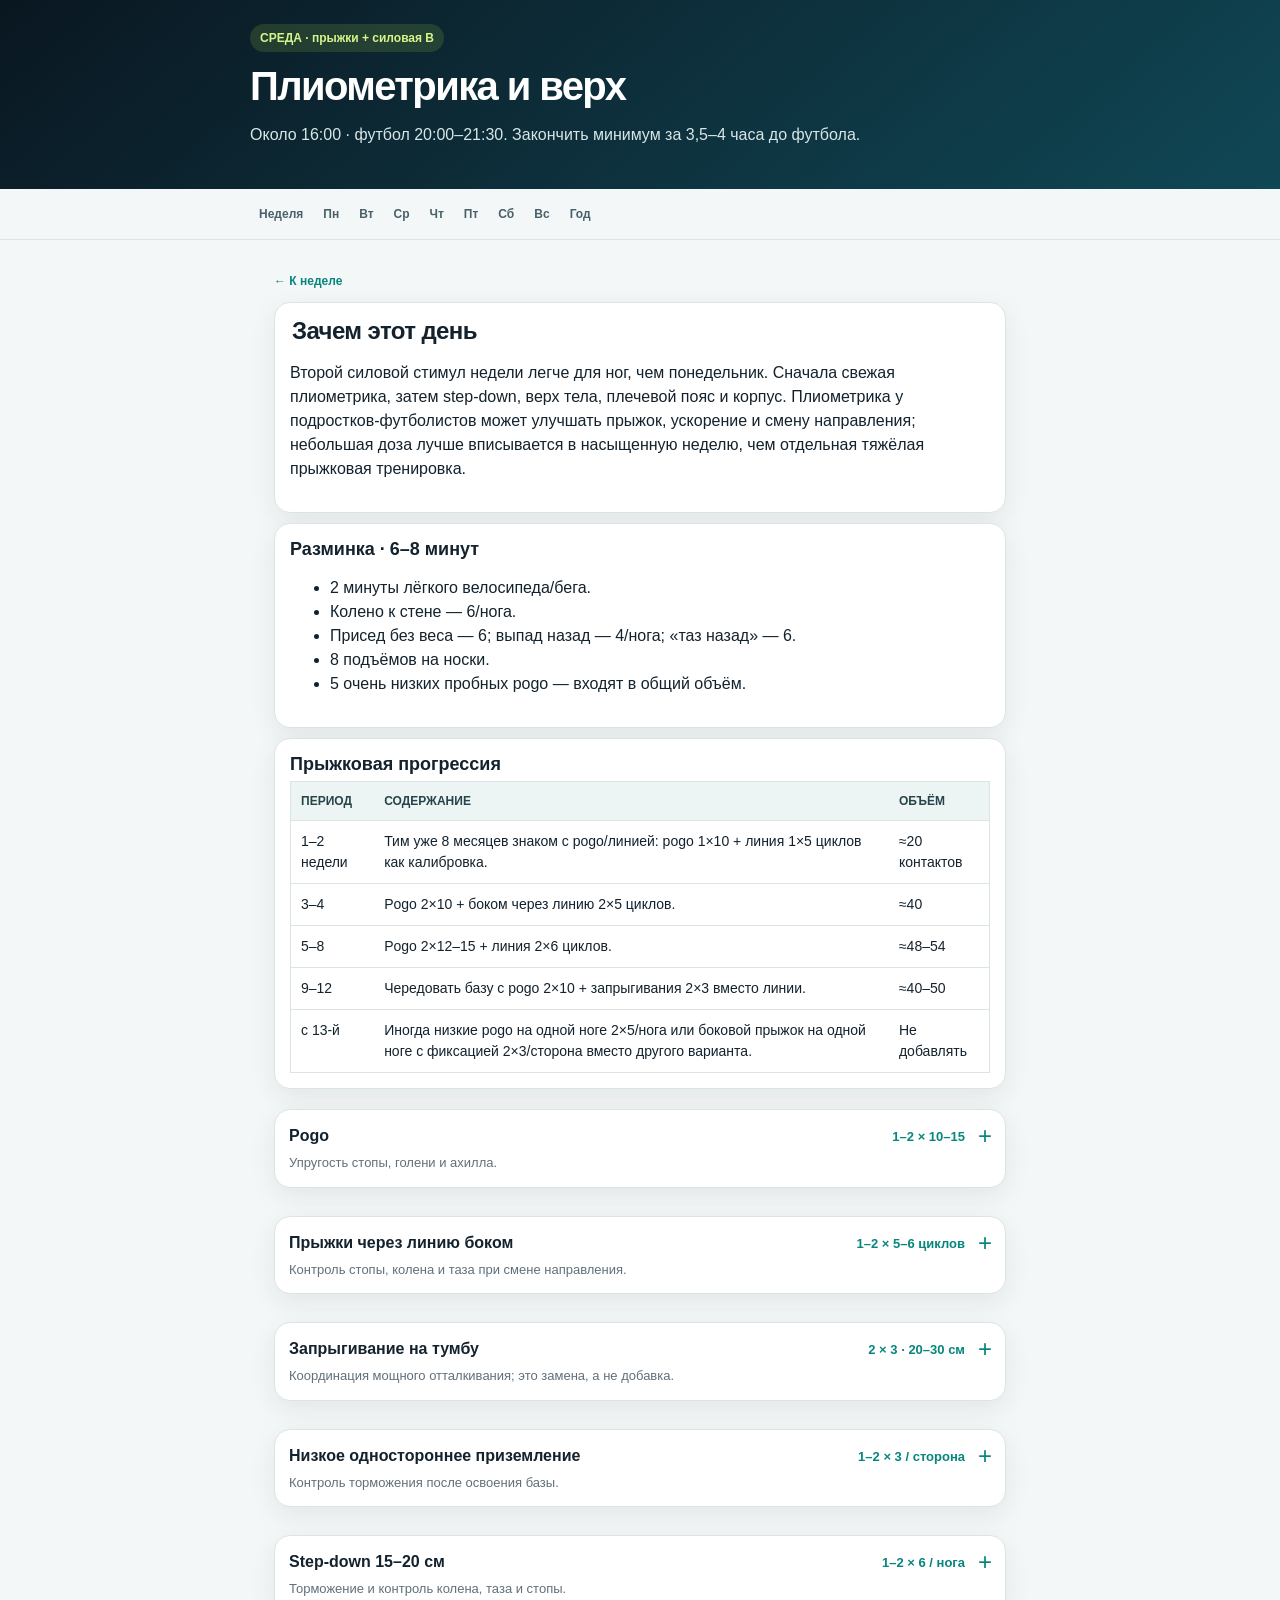
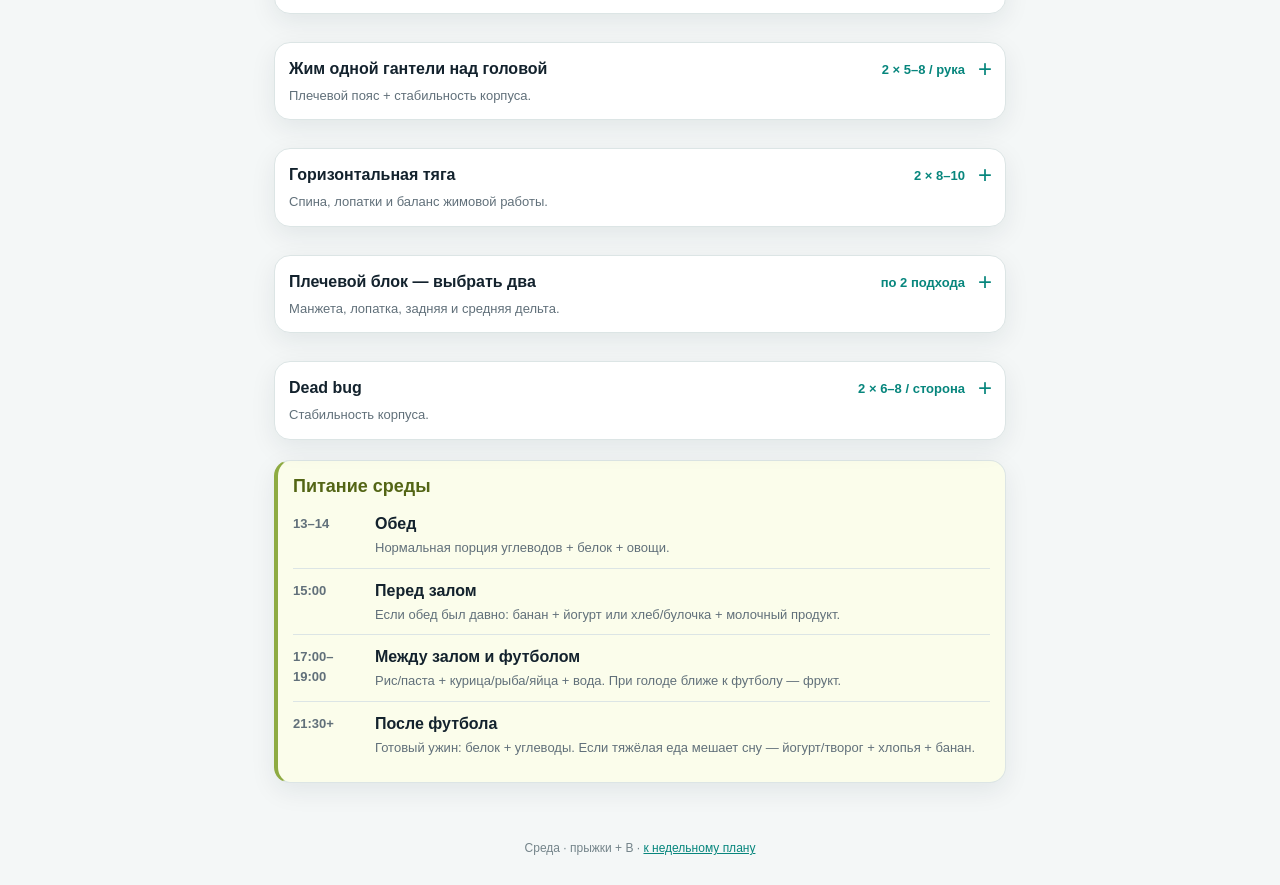
<file: wed.html>
<!doctype html><html lang="ru"><head><meta charset="utf-8"><meta name="viewport" content="width=device-width,initial-scale=1,viewport-fit=cover"><title>Среда — Тим</title><link rel="stylesheet" href="style.css"></head><body><header><div class="wrap"><div class="tag">СРЕДА · прыжки + силовая B</div><h1>Плиометрика и верх</h1><p class="lead">Около 16:00 · футбол 20:00–21:30. Закончить минимум за 3,5–4 часа до футбола.</p></div></header><nav><div class="wrap"><a href="index.html">Неделя</a><a href="mon.html">Пн</a><a href="tue.html">Вт</a><a href="wed.html">Ср</a><a href="thu.html">Чт</a><a href="fri.html">Пт</a><a href="sat.html">Сб</a><a href="sun.html">Вс</a><a href="guide.html">Год</a></div></nav><main class="wrap"><a class="back" href="index.html">← К неделе</a><div class="card"><h2 style="margin-top:0">Зачем этот день</h2><p>Второй силовой стимул недели легче для ног, чем понедельник. Сначала свежая плиометрика, затем step-down, верх тела, плечевой пояс и корпус. Плиометрика у подростков-футболистов может улучшать прыжок, ускорение и смену направления; небольшая доза лучше вписывается в насыщенную неделю, чем отдельная тяжёлая прыжковая тренировка.</p></div><div class="card"><h3>Разминка · 6–8 минут</h3><ul><li>2 минуты лёгкого велосипеда/бега.</li><li>Колено к стене — 6/нога.</li><li>Присед без веса — 6; выпад назад — 4/нога; «таз назад» — 6.</li><li>8 подъёмов на носки.</li><li>5 очень низких пробных pogo — входят в общий объём.</li></ul></div><div class="card"><h3>Прыжковая прогрессия</h3><div class="table-wrap"><table class="table"><thead><tr><th>Период</th><th>Содержание</th><th>Объём</th></tr></thead><tbody><tr><td>1–2 недели</td><td>Тим уже 8 месяцев знаком с pogo/линией: pogo 1×10 + линия 1×5 циклов как калибровка.</td><td>≈20 контактов</td></tr><tr><td>3–4</td><td>Pogo 2×10 + боком через линию 2×5 циклов.</td><td>≈40</td></tr><tr><td>5–8</td><td>Pogo 2×12–15 + линия 2×6 циклов.</td><td>≈48–54</td></tr><tr><td>9–12</td><td>Чередовать базу с pogo 2×10 + запрыгивания 2×3 вместо линии.</td><td>≈40–50</td></tr><tr><td>с 13-й</td><td>Иногда низкие pogo на одной ноге 2×5/нога или боковой прыжок на одной ноге с фиксацией 2×3/сторона вместо другого варианта.</td><td>Не добавлять</td></tr></tbody></table></div></div><div class="exercise-group"><details class="card exercise"><summary><div class="exercise-title"><b>Pogo</b><span class="sets">1–2 × 10–15</span></div><p class="why">Упругость стопы, голени и ахилла.</p></summary><div class="exercise-body"><p>Прыжок низкий, корпус высокий, колени мягкие, контакт короткий, приземление тихое. Пятку не нужно насильно удерживать в воздухе любой ценой.</p><div class="bad"><b>Стоп-сигнал:</b> громкое приземление, глубокий присед, потеря ритма или боль в пятке/ахилле.</div></div></details><details class="card exercise"><summary><div class="exercise-title"><b>Прыжки через линию боком</b><span class="sets">1–2 × 5–6 циклов</span></div><p class="why">Контроль стопы, колена и таза при смене направления.</p></summary><div class="exercise-body"><p>Низко и быстро перепрыгивать линию вправо-влево. Один цикл = вправо + обратно. Колено смотрит в сторону стопы, таз не проваливается.</p></div></details><details class="card exercise"><summary><div class="exercise-title"><b>Запрыгивание на тумбу</b><span class="sets">2 × 3 · 20–30 см</span></div><p class="why">Координация мощного отталкивания; это замена, а не добавка.</p></summary><div class="exercise-body"><p>Тумба устойчивая. Прыгнуть, мягко приземлиться двумя стопами, стабилизироваться и выпрямиться. Вниз всегда сходить ногой.</p><div class="bad"><b>Не делать:</b> спрыгивать вниз, гнаться за высотой или повторять без паузы.</div></div></details><details class="card exercise"><summary><div class="exercise-title"><b>Низкое одностороннее приземление</b><span class="sets">1–2 × 3 / сторона</span></div><p class="why">Контроль торможения после освоения базы.</p></summary><div class="exercise-body"><p>Шагнуть с 10–15 см, мягко приземлиться на одну ногу и удержать 2 секунды. Это заменяет другой прыжковый вариант.</p><div class="bad"><b>Depth jump не нужен:</b> спрыгивание с немедленным отскоком вверх создаёт лишнюю ударную и эксцентрическую нагрузку.</div></div></details><details class="card exercise"><summary><div class="exercise-title"><b>Step-down 15–20 см</b><span class="sets">1–2 × 6 / нога</span></div><p class="why">Торможение и контроль колена, таза и стопы.</p></summary><div class="exercise-body"><p>Опускаться 2–3 секунды, свободная пятка мягко касается пола, вес остаётся на рабочей ноге. Таз ровный.</p><div class="replace"><b>Замена:</b> присед на одной ноге к высокой скамье с лёгкой опорой рукой.</div></div></details><details class="card exercise"><summary><div class="exercise-title"><b>Жим одной гантели над головой</b><span class="sets">2 × 5–8 / рука</span></div><p class="why">Плечевой пояс + стабильность корпуса.</p></summary><div class="exercise-body"><h4>Прогрессия</h4><p>Первые 1–8 недель — жим лёжа/отжимания и работа на лопатку. 9–16 — жим одной гантели из полувыпада. С 17-й — стоя, если техника стабильна.</p><h4>Техника</h4><p>Нейтральный хват, пресс и ягодица включены, рёбра не «вылетают», поясница не прогибается. Гантель идёт вверх без помощи ног.</p><div class="bad"><b>Не делать:</b> тяжёлую штангу над головой, боль в плече или сильный прогиб.</div></div></details><details class="card exercise"><summary><div class="exercise-title"><b>Горизонтальная тяга</b><span class="sets">2 × 8–10</span></div><p class="why">Спина, лопатки и баланс жимовой работы.</p></summary><div class="exercise-body"><p>Локти идут назад к тазу, плечи не поднимаются. Корпус стабилен.</p><div class="replace"><b>Замена:</b> тяга гантели с опорой одной рукой или тяга резины сидя.</div></div></details><details class="card exercise"><summary><div class="exercise-title"><b>Плечевой блок — выбрать два</b><span class="sets">по 2 подхода</span></div><p class="why">Манжета, лопатка, задняя и средняя дельта.</p></summary><div class="exercise-body"><ul><li><b>Face pull</b> 2×10–12 — к лицу, кисти расходятся.</li><li><b>Наружная ротация</b> 2×10–12 — локоть у корпуса.</li><li><b>Push-up plus</b> 2×8–10 — вверху мягко «дотолкнуть» лопатки.</li><li><b>Разведения в стороны</b> 2×10–12 — очень лёгкий вес.</li><li><b>Невысокая тяга гантелей через локти</b> 2×8–10 — с 17-й недели можно чередовать с разведениями; гантели не выше нижней части груди, локти не выше плеч.</li></ul><div class="replace"><b>Почему не всё сразу:</b> важнее регулярная работа манжеты и лопатки, чем большой объём на дельты.</div></div></details><details class="card exercise"><summary><div class="exercise-title"><b>Dead bug</b><span class="sets">2 × 6–8 / сторона</span></div><p class="why">Стабильность корпуса.</p></summary><div class="exercise-body"><p>Поясница сохраняет контакт с полом, противоположные рука и нога двигаются медленно. Выдох на выпрямлении.</p></div></details></div><div class="card food"><h3>Питание среды</h3><div class="timeline"><div class="time"><span class="clock">13–14</span><div><b>Обед</b><span>Нормальная порция углеводов + белок + овощи.</span></div></div><div class="time"><span class="clock">15:00</span><div><b>Перед залом</b><span>Если обед был давно: банан + йогурт или хлеб/булочка + молочный продукт.</span></div></div><div class="time"><span class="clock">17:00–19:00</span><div><b>Между залом и футболом</b><span>Рис/паста + курица/рыба/яйца + вода. При голоде ближе к футболу — фрукт.</span></div></div><div class="time"><span class="clock">21:30+</span><div><b>После футбола</b><span>Готовый ужин: белок + углеводы. Если тяжёлая еда мешает сну — йогурт/творог + хлопья + банан.</span></div></div></div></div></main><footer>Среда · прыжки + B · <a href="index.html">к недельному плану</a></footer></body></html>
</file>
<file: style.css>
:root{--ink:#13222d;--muted:#61707a;--paper:#f4f7f7;--card:#fff;--line:#dce5e5;--teal:#07867d;--warn:#f5b947;--danger:#c5544b;--shadow:0 8px 26px rgba(16,36,45,.08)}*{box-sizing:border-box}html{scroll-behavior:smooth}body{margin:0;background:var(--paper);color:var(--ink);font:16px/1.5 -apple-system,BlinkMacSystemFont,"Segoe UI",Roboto,Arial,sans-serif}a{color:var(--teal)}.wrap{max-width:780px;margin:auto}header{background:linear-gradient(140deg,#0a1721,#104755);color:#fff;padding:max(24px,env(safe-area-inset-top)) 18px 26px}h1{font-size:clamp(28px,8vw,40px);line-height:1.05;letter-spacing:-.04em;margin:0 0 9px}h2{font-size:24px;line-height:1.12;letter-spacing:-.025em;margin:28px 2px 11px}h3{font-size:18px;line-height:1.2;margin:0 0 5px}h4{font-size:13px;text-transform:uppercase;letter-spacing:.04em;color:#365057;margin:15px 0 6px}.lead,.muted,.when{color:#d7e7e8}.when{color:var(--muted);font-size:14px;margin:3px 0 0}.tag{display:inline-block;margin-bottom:13px;padding:5px 10px;border-radius:999px;background:rgba(185,231,70,.14);color:#d6f58a;font-size:12px;font-weight:800}nav{position:sticky;top:0;z-index:10;background:rgba(244,247,247,.96);backdrop-filter:blur(12px);border-bottom:1px solid var(--line);overflow-x:auto;white-space:nowrap;padding:8px 9px}nav .wrap{display:flex;gap:2px}nav a{padding:8px 9px;text-decoration:none;color:#49616a;font-size:12px;font-weight:800;border-radius:8px}main{padding:18px 14px 55px}.card{background:#fff;border:1px solid var(--line);border-radius:16px;padding:15px;box-shadow:var(--shadow);margin:10px 0}.notice{border-left:4px solid var(--teal);background:#e4f5f2;border-radius:0 12px 12px 0;padding:12px 13px;margin:12px 0;font-size:14px}.notice.warn{border-color:var(--warn);background:#fff5dc}.notice.danger{border-color:var(--danger);background:#fff1ef}.back{display:inline-block;margin-top:8px;font-size:12px;font-weight:800;text-decoration:none}.day-head{display:flex;justify-content:space-between;gap:10px;align-items:flex-start}.day-label{white-space:nowrap;background:#0c3e47;color:#dff7f2;padding:5px 8px;border-radius:8px;font-size:12px;font-weight:800}.timeline{display:grid}.time{display:grid;grid-template-columns:72px 1fr;gap:10px;padding:10px 0;border-bottom:1px solid var(--line)}.time:last-child{border-bottom:0}.clock{font-weight:800;color:var(--teal);font-size:13px}.time b{display:block}.time span{display:block;color:var(--muted);font-size:13px;margin-top:2px}.exercise-group{display:grid;gap:8px}.exercise{padding:0;overflow:hidden}.exercise summary{list-style:none;cursor:pointer;padding:14px 40px 14px 14px;position:relative}.exercise summary::-webkit-details-marker{display:none}.exercise summary:after{content:"+";position:absolute;right:13px;top:8px;color:var(--teal);font-size:24px}.exercise[open] summary:after{content:"−"}.exercise[open] summary{border-bottom:1px solid var(--line)}.exercise-title{display:flex;justify-content:space-between;gap:8px;align-items:baseline}.exercise-title b{font-size:16px}.sets{white-space:nowrap;color:var(--teal);font-size:13px;font-weight:800}.why{margin:5px 0 0;color:var(--muted);font-size:13px}.exercise-body{padding:13px 14px 15px}.exercise-body p{margin:0}.exercise-body ol,.exercise-body ul{margin:6px 0 0;padding-left:20px}.exercise-body li{margin:4px 0}.replace{background:#f1f7f7;border-radius:10px;padding:10px 11px;margin-top:12px;font-size:14px}.bad{background:#fff1ef;border-radius:10px;padding:10px 11px;margin-top:10px;font-size:14px;color:#713c35}.food{border-left:4px solid #8eab42;background:#fbfdeb}.food h3{color:#536515}.table-wrap{overflow-x:auto}.table{width:100%;border-collapse:collapse;background:#fff;border:1px solid var(--line);font-size:14px}.table th,.table td{padding:10px;border-bottom:1px solid var(--line);text-align:left;vertical-align:top}.table th{background:#edf5f4;font-size:12px;text-transform:uppercase;color:#27444a}.table tr:last-child td{border-bottom:0}.phase{border-left:5px solid var(--teal)}.rules{display:grid;gap:8px}.rule{display:grid;grid-template-columns:27px 1fr;gap:9px;background:#fff;border:1px solid var(--line);border-radius:12px;padding:11px}.num{width:26px;height:26px;border-radius:50%;display:grid;place-items:center;background:#e5f5f2;color:#08786f;font-weight:800}.rule p{margin:0;font-size:14px}.rule b{display:block}.source{font-size:13px;color:var(--muted)}footer{padding:22px 14px max(28px,env(safe-area-inset-bottom));text-align:center;color:#74848a;font-size:12px}@media(min-width:620px){main{padding:24px}}@media(max-width:390px){.exercise-title{display:block}.sets{display:block;margin-top:4px}}
</file>
